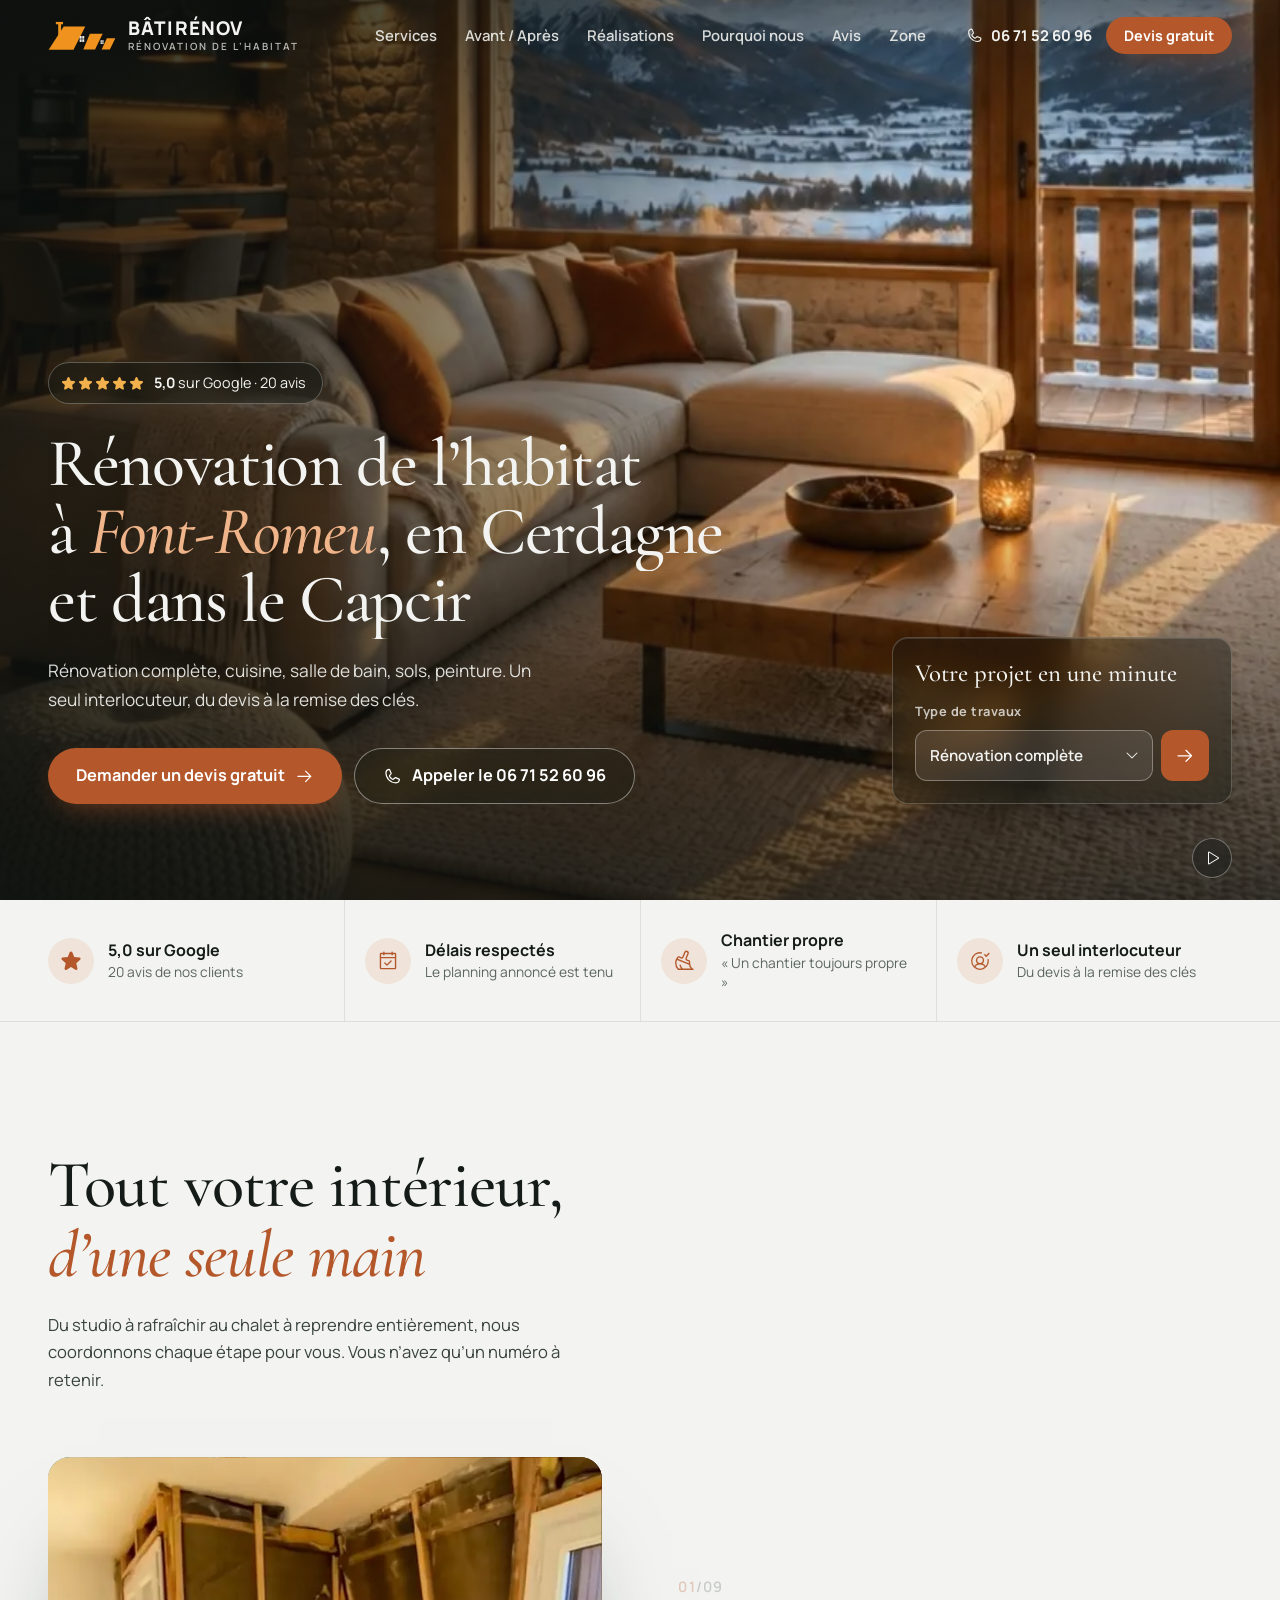
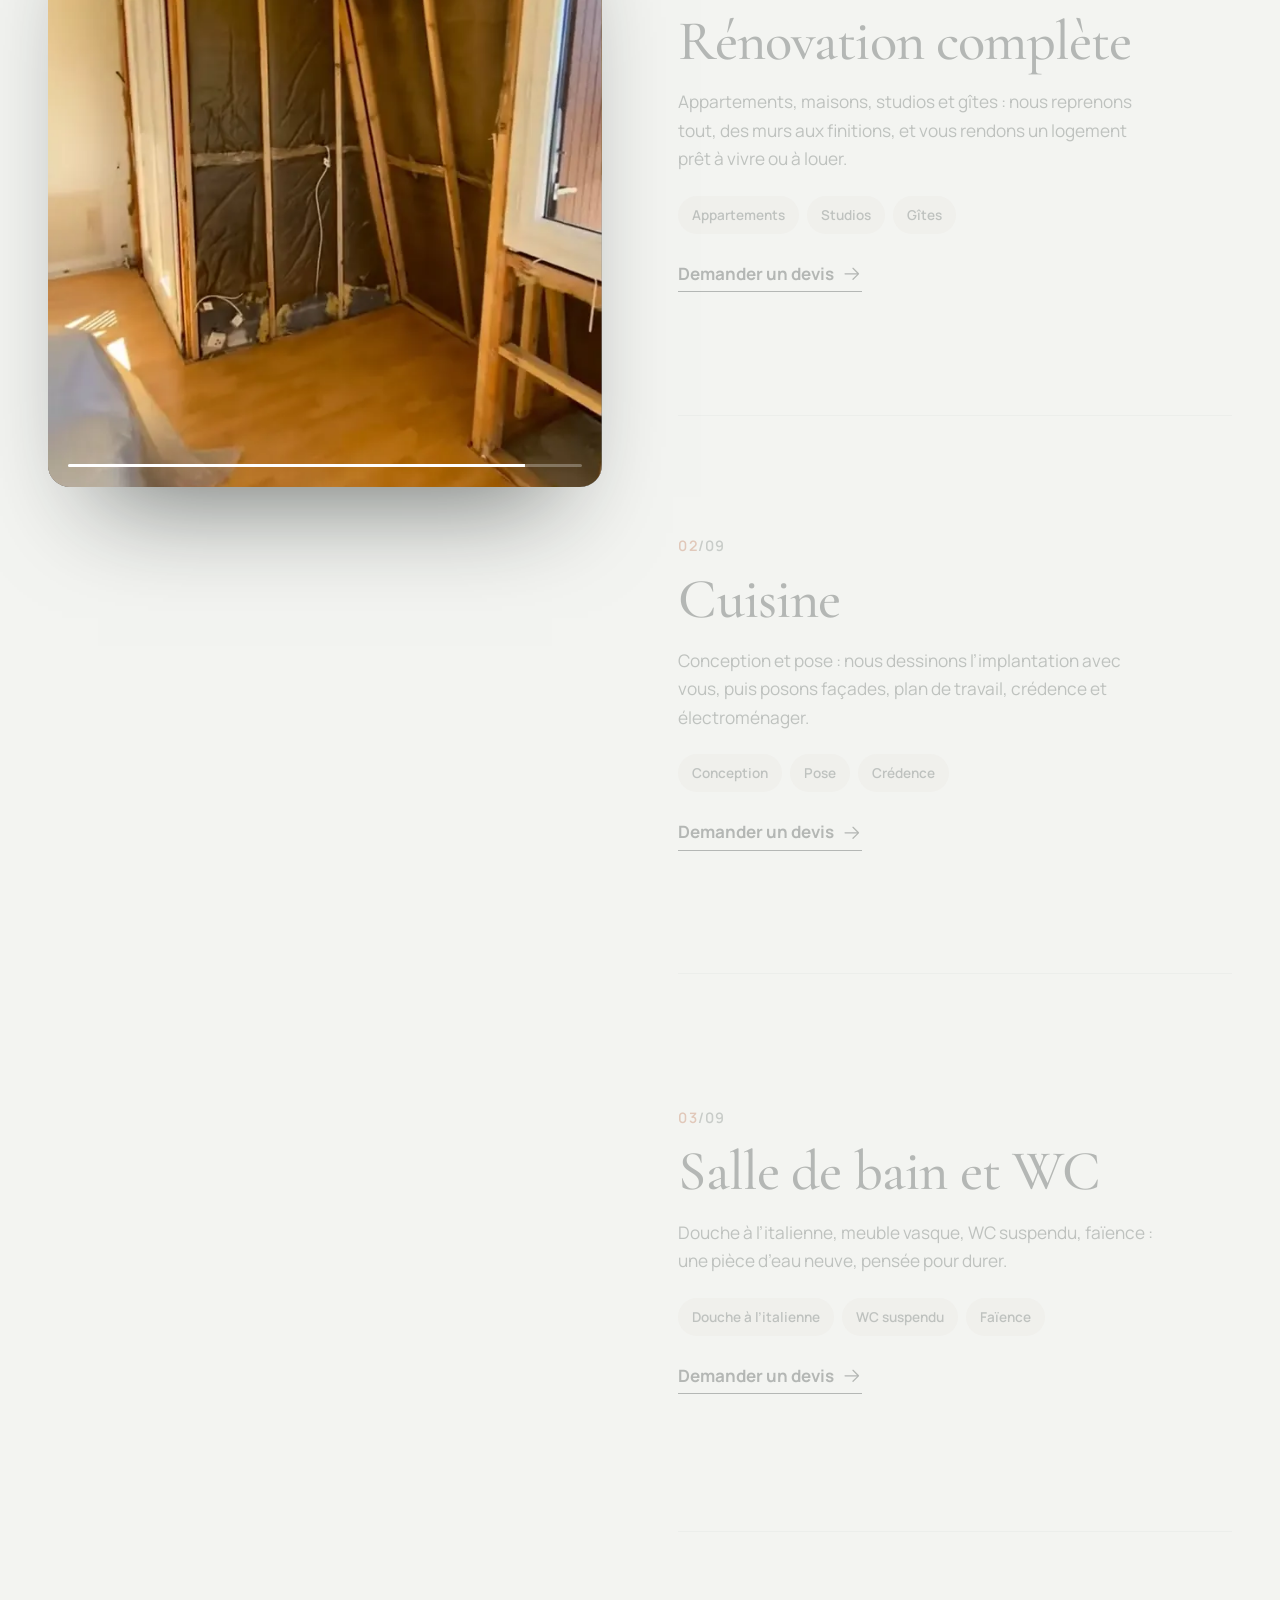
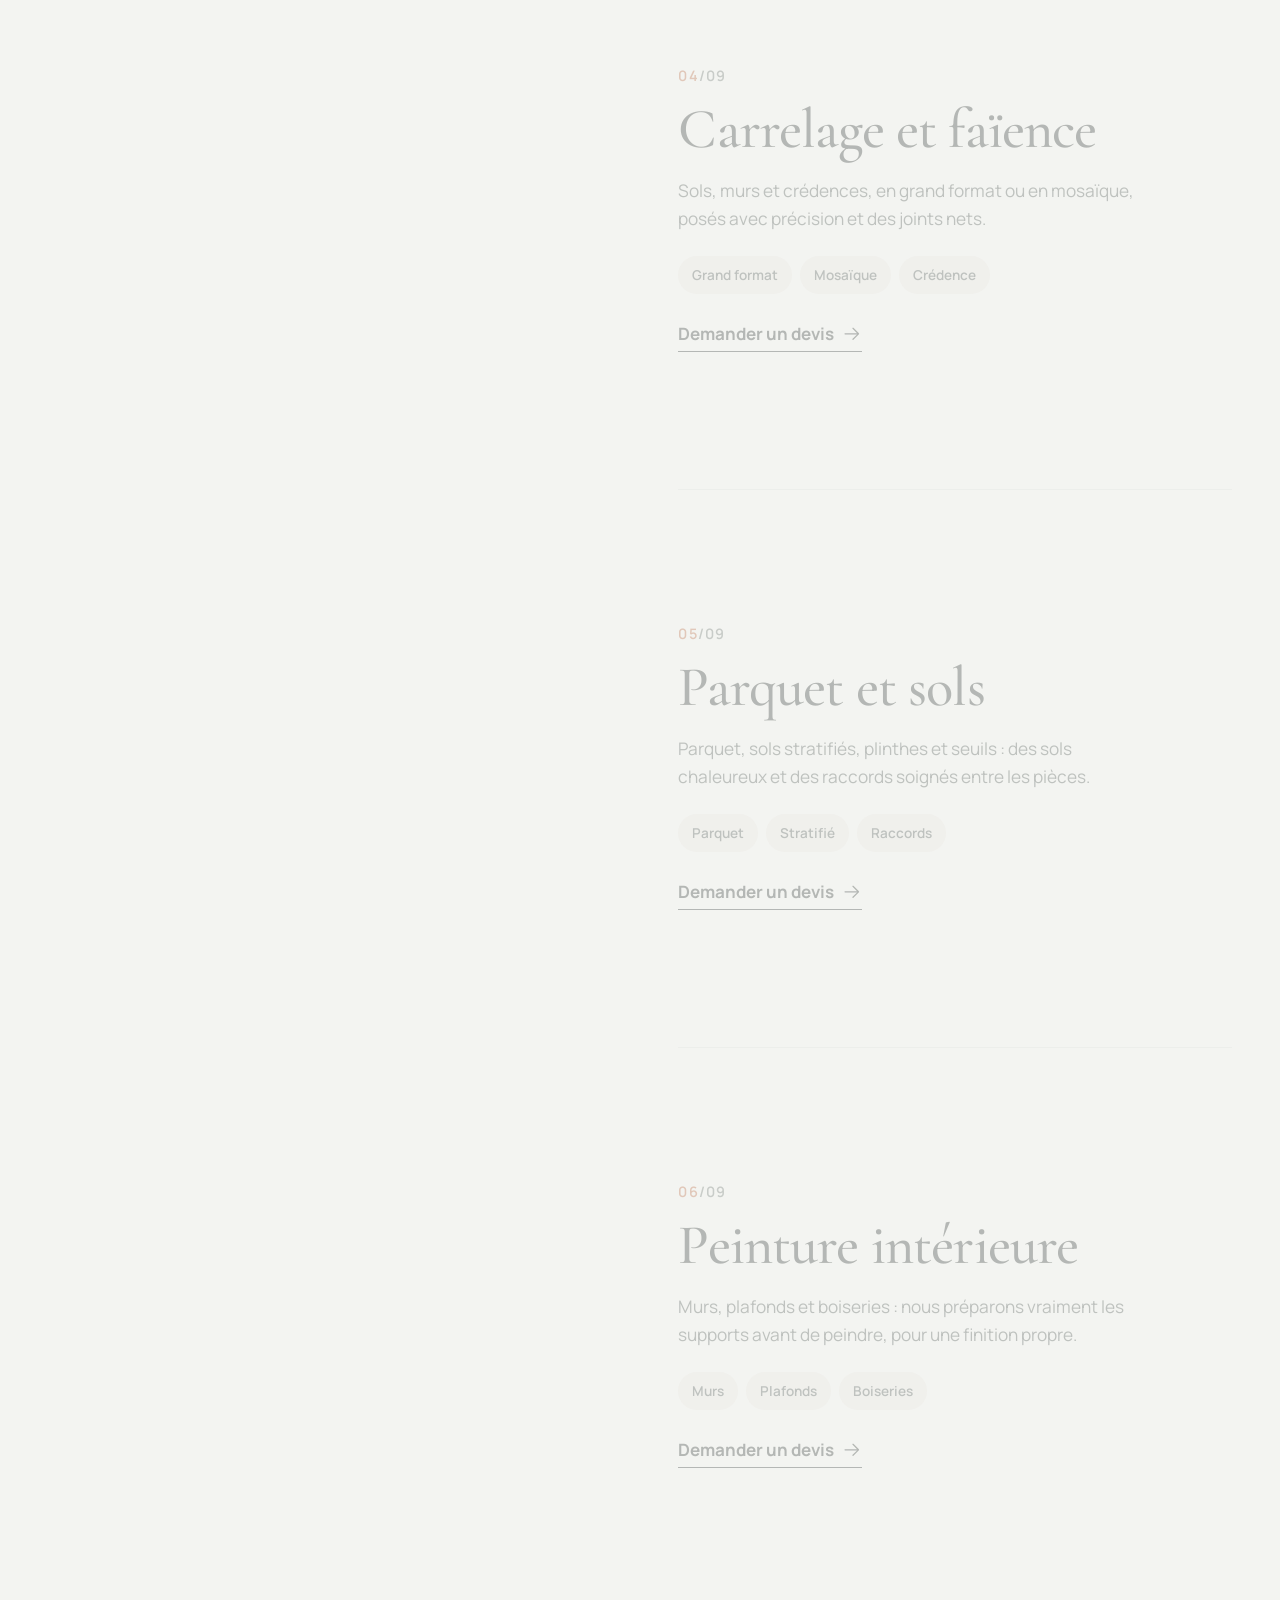
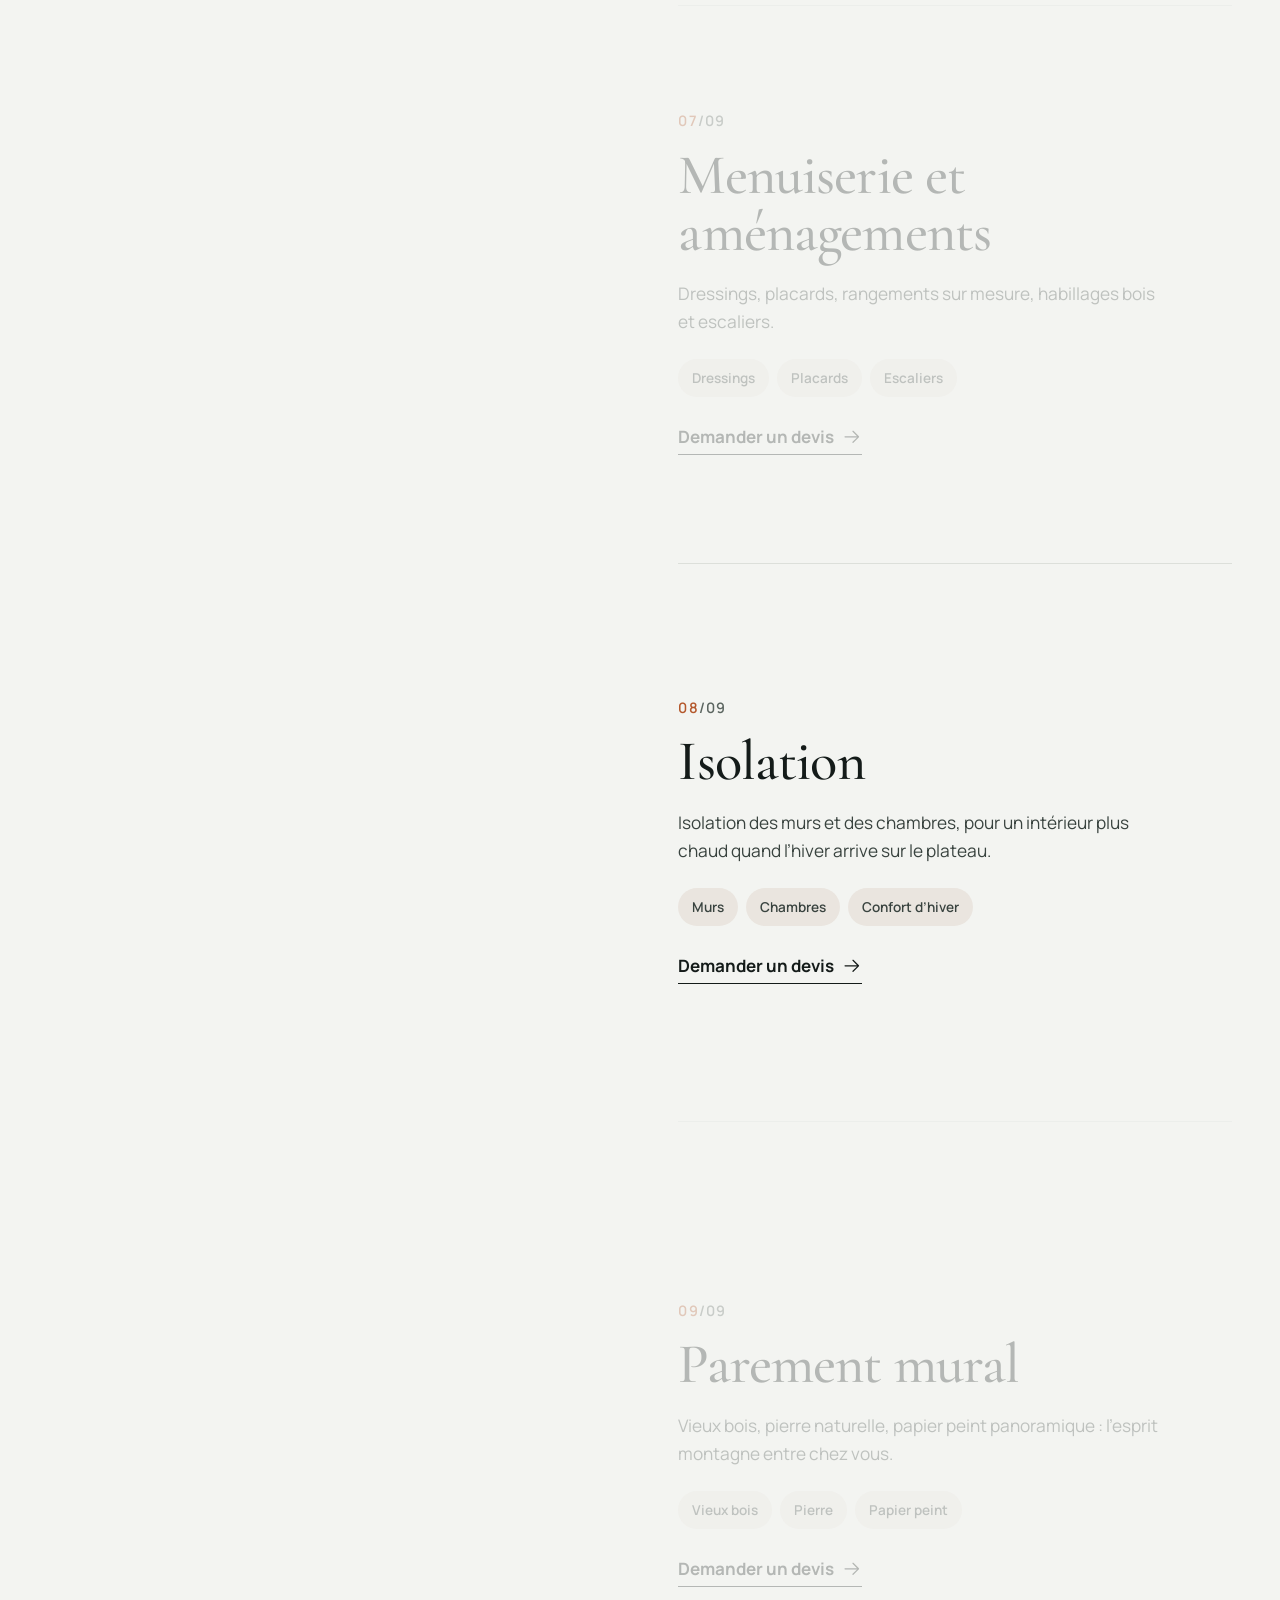
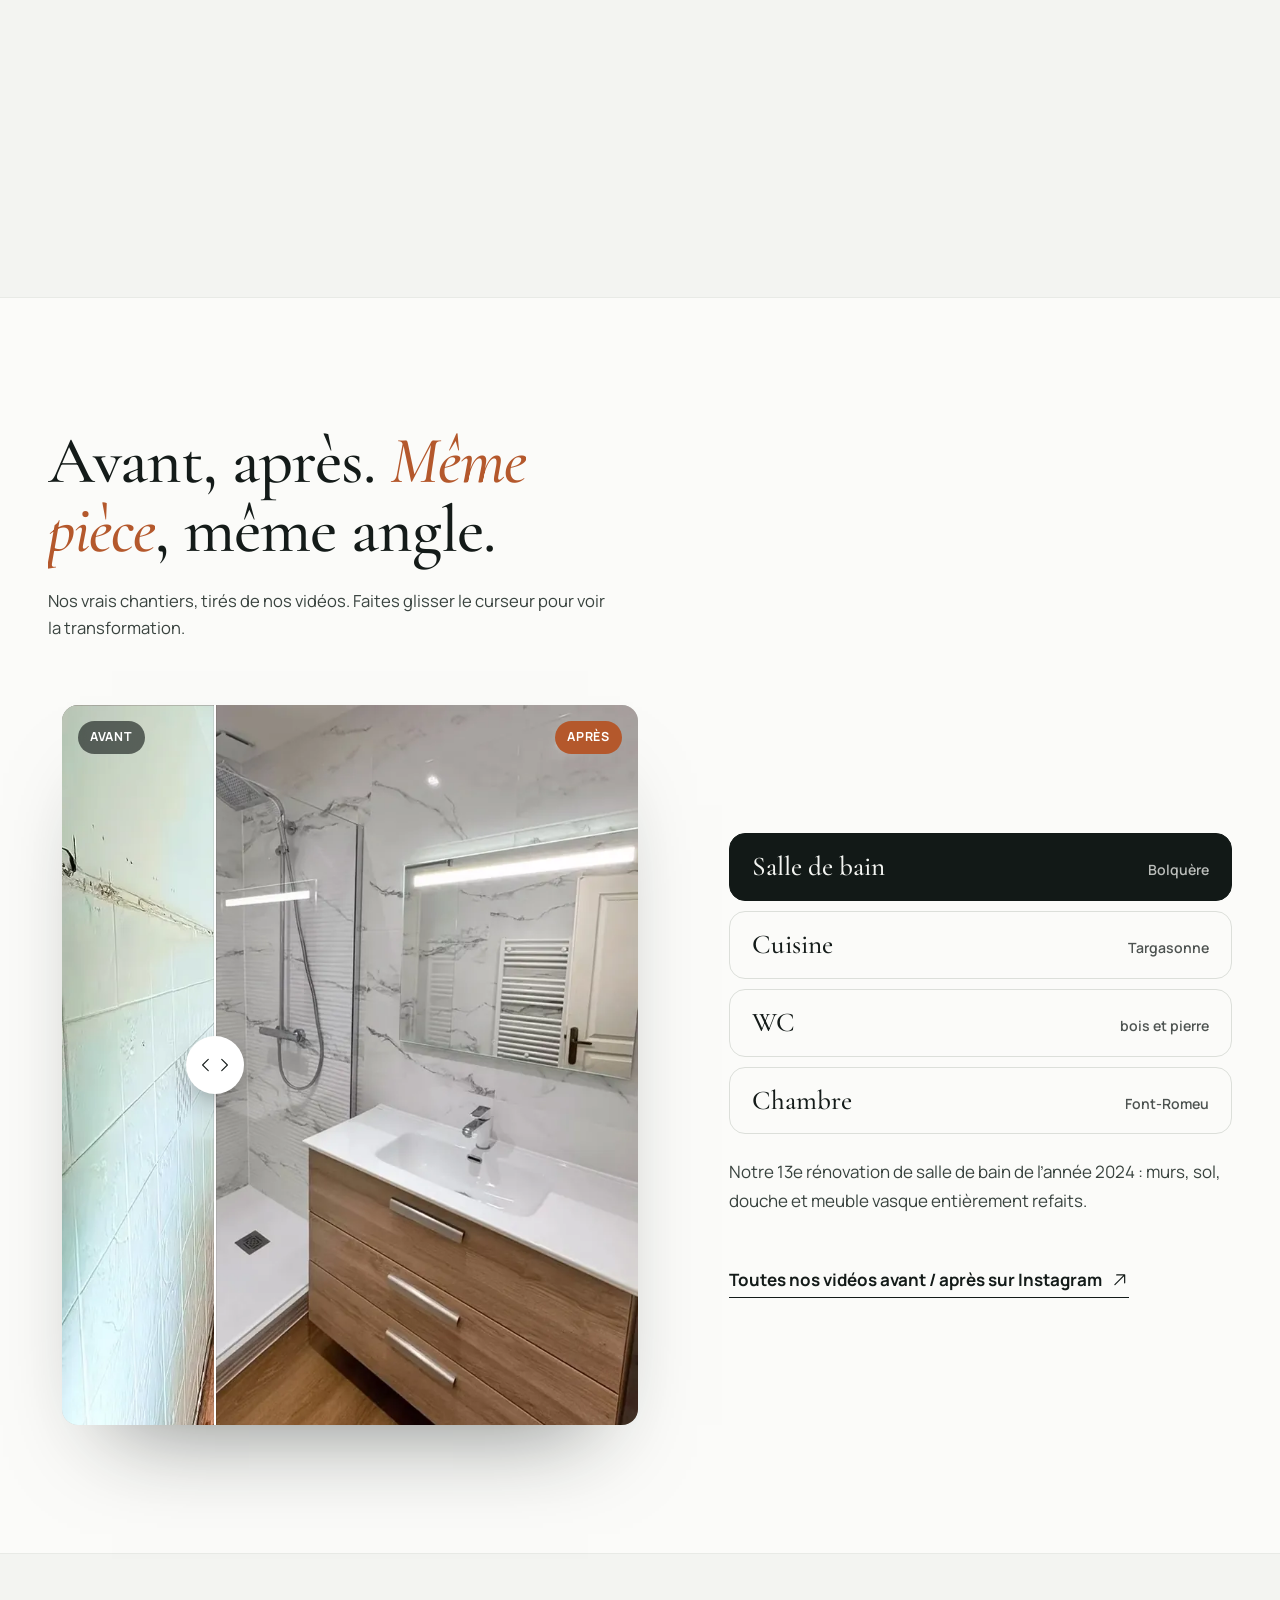
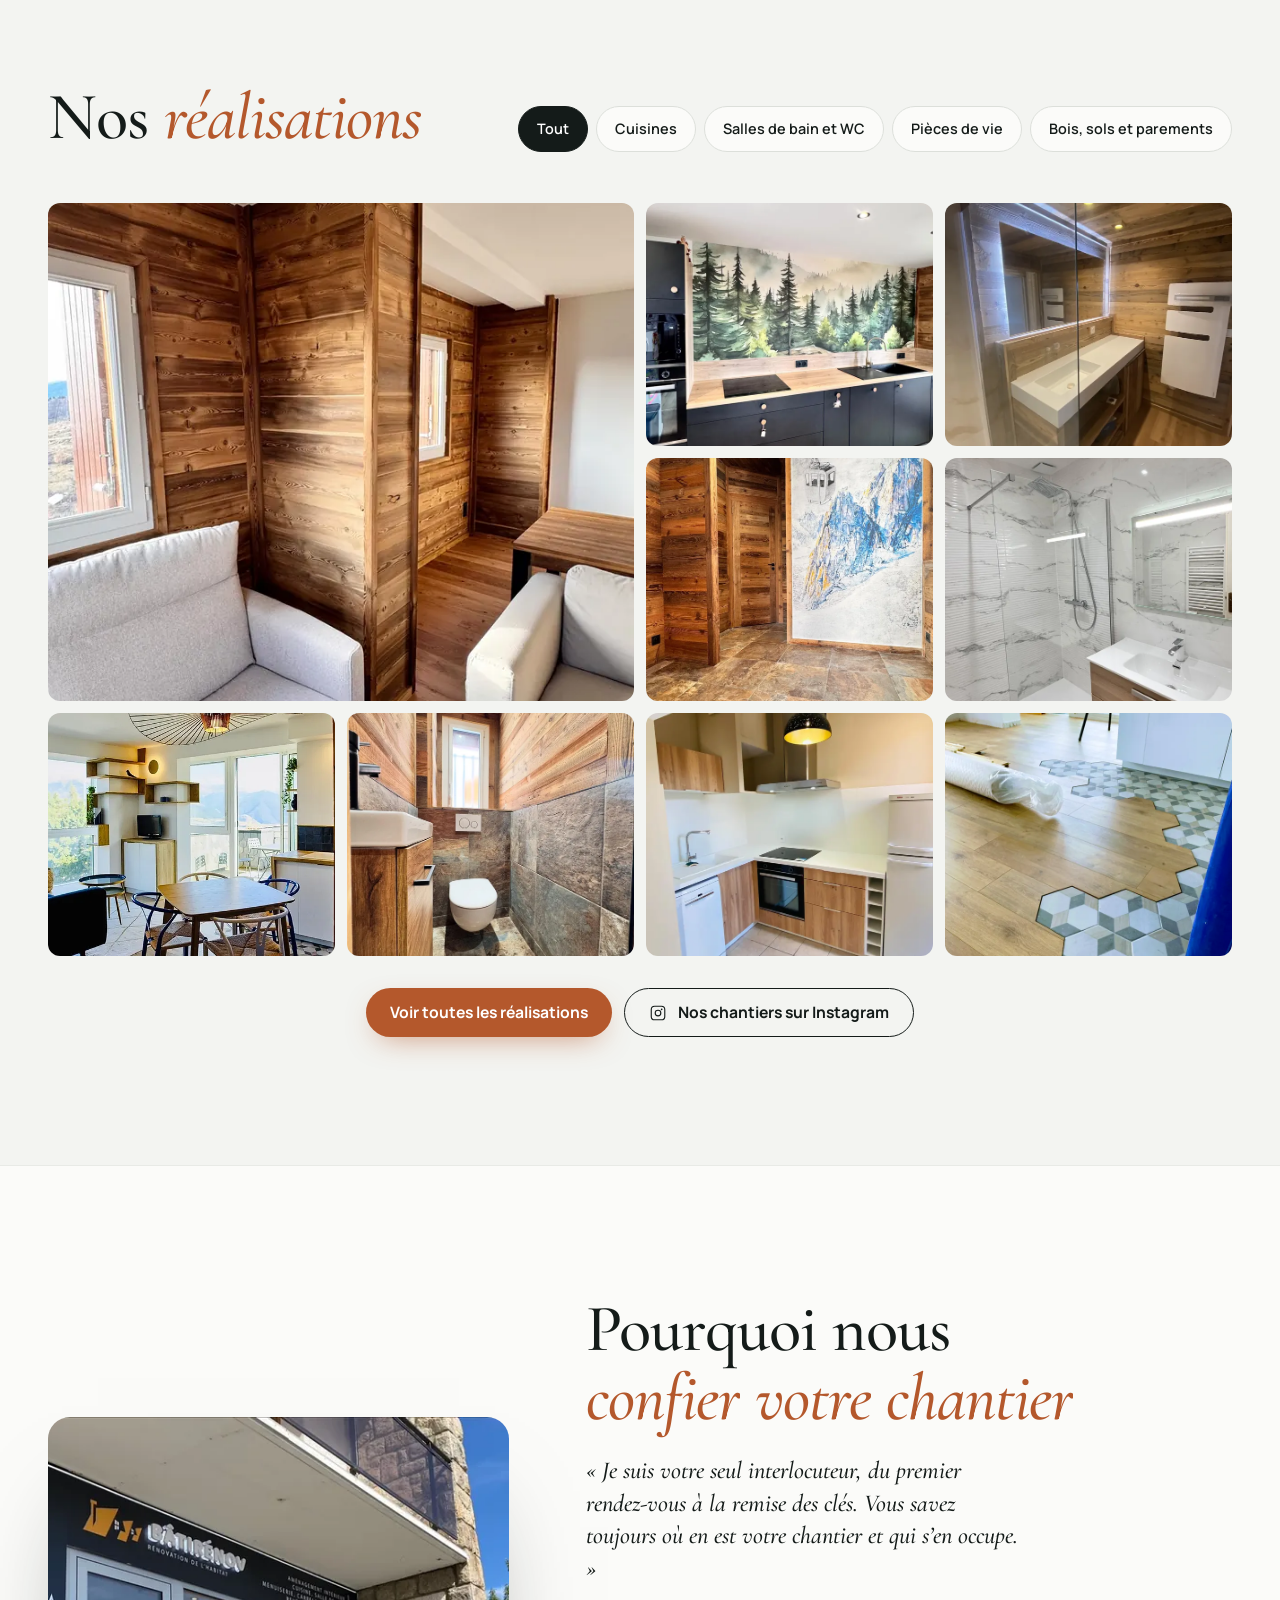
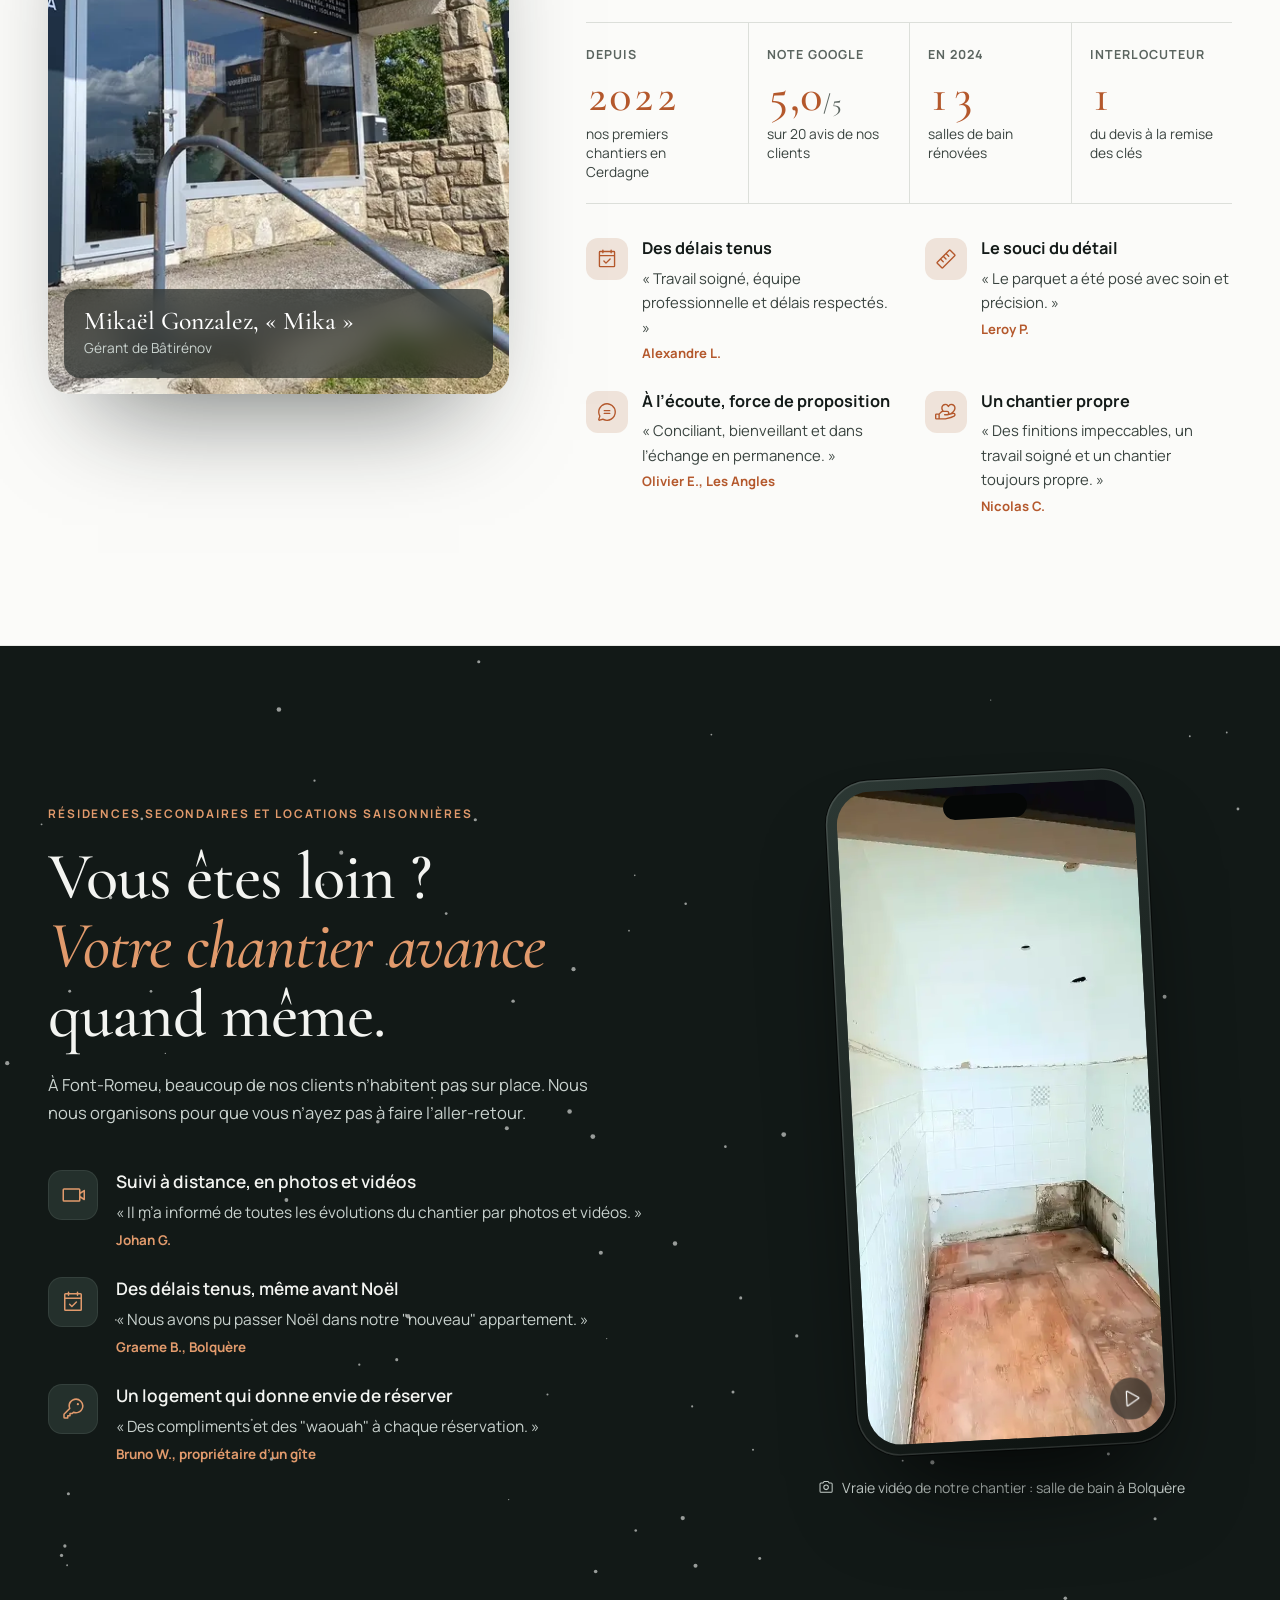
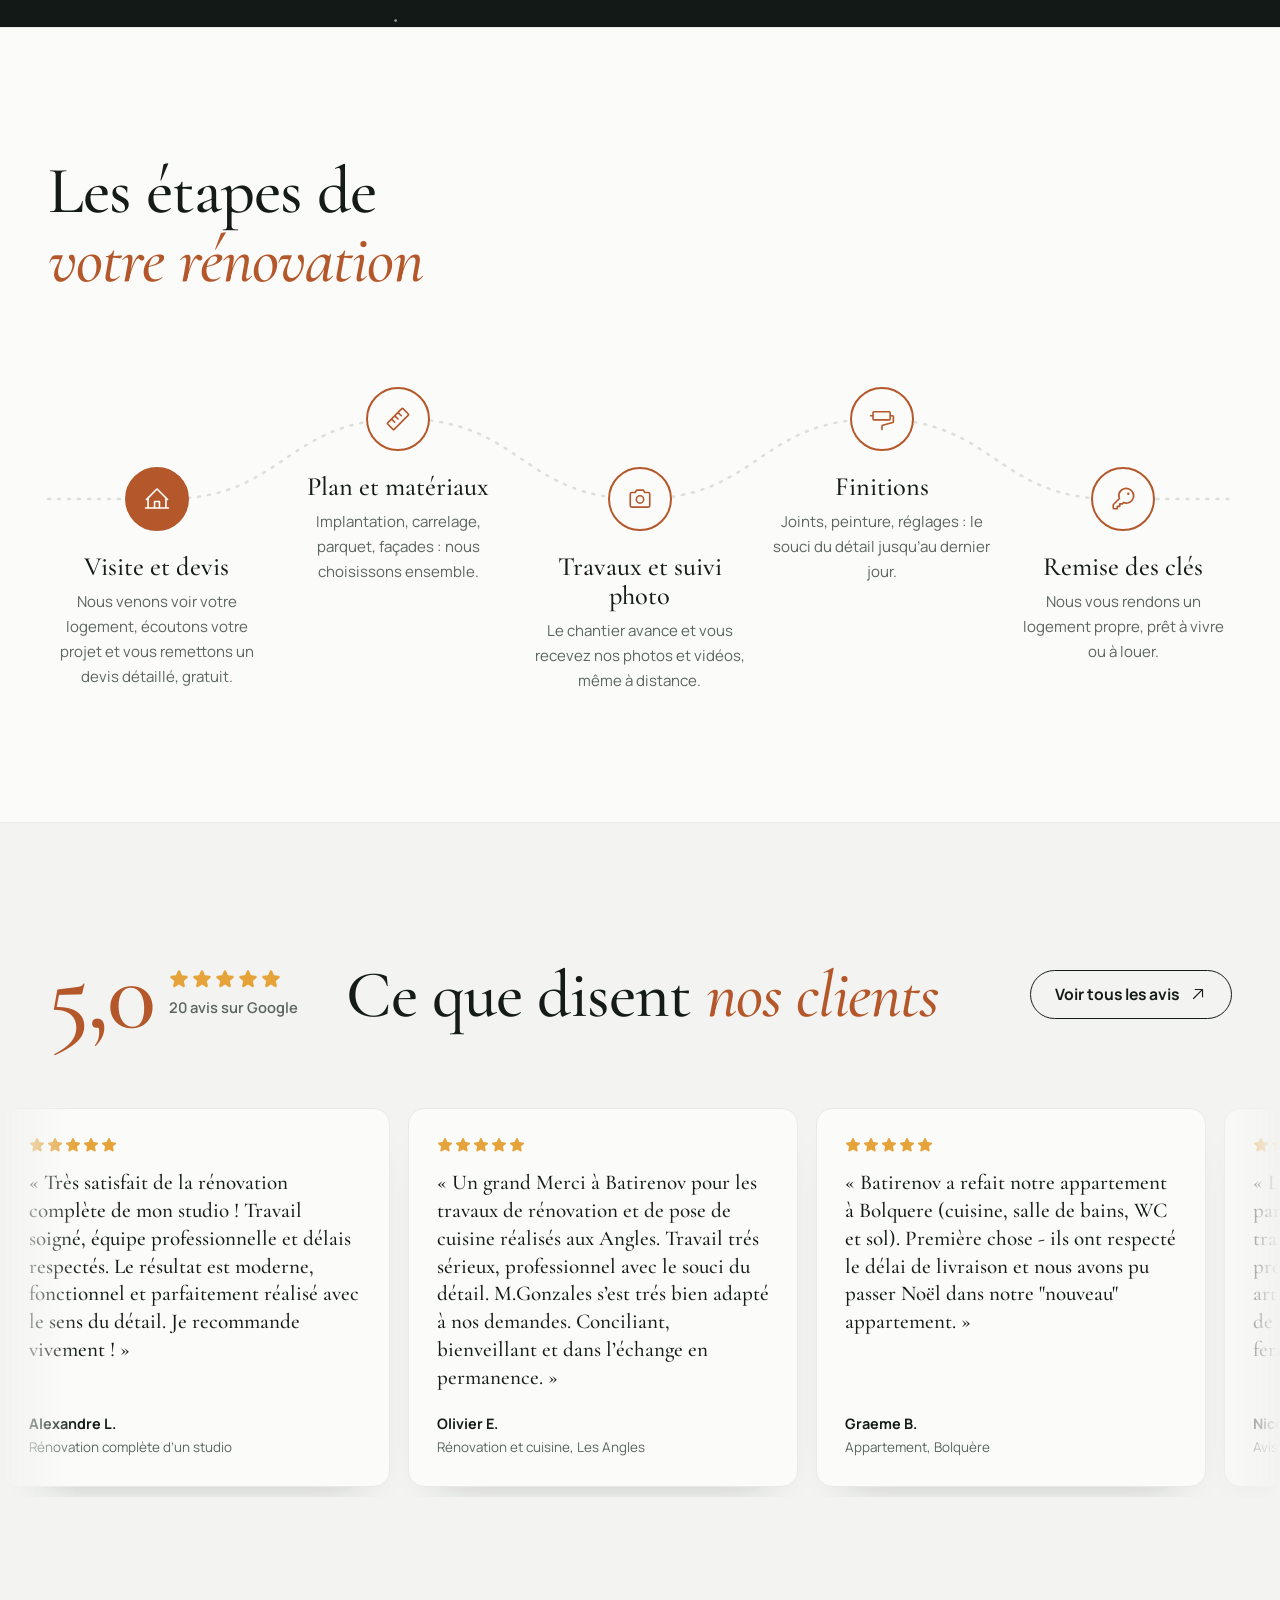
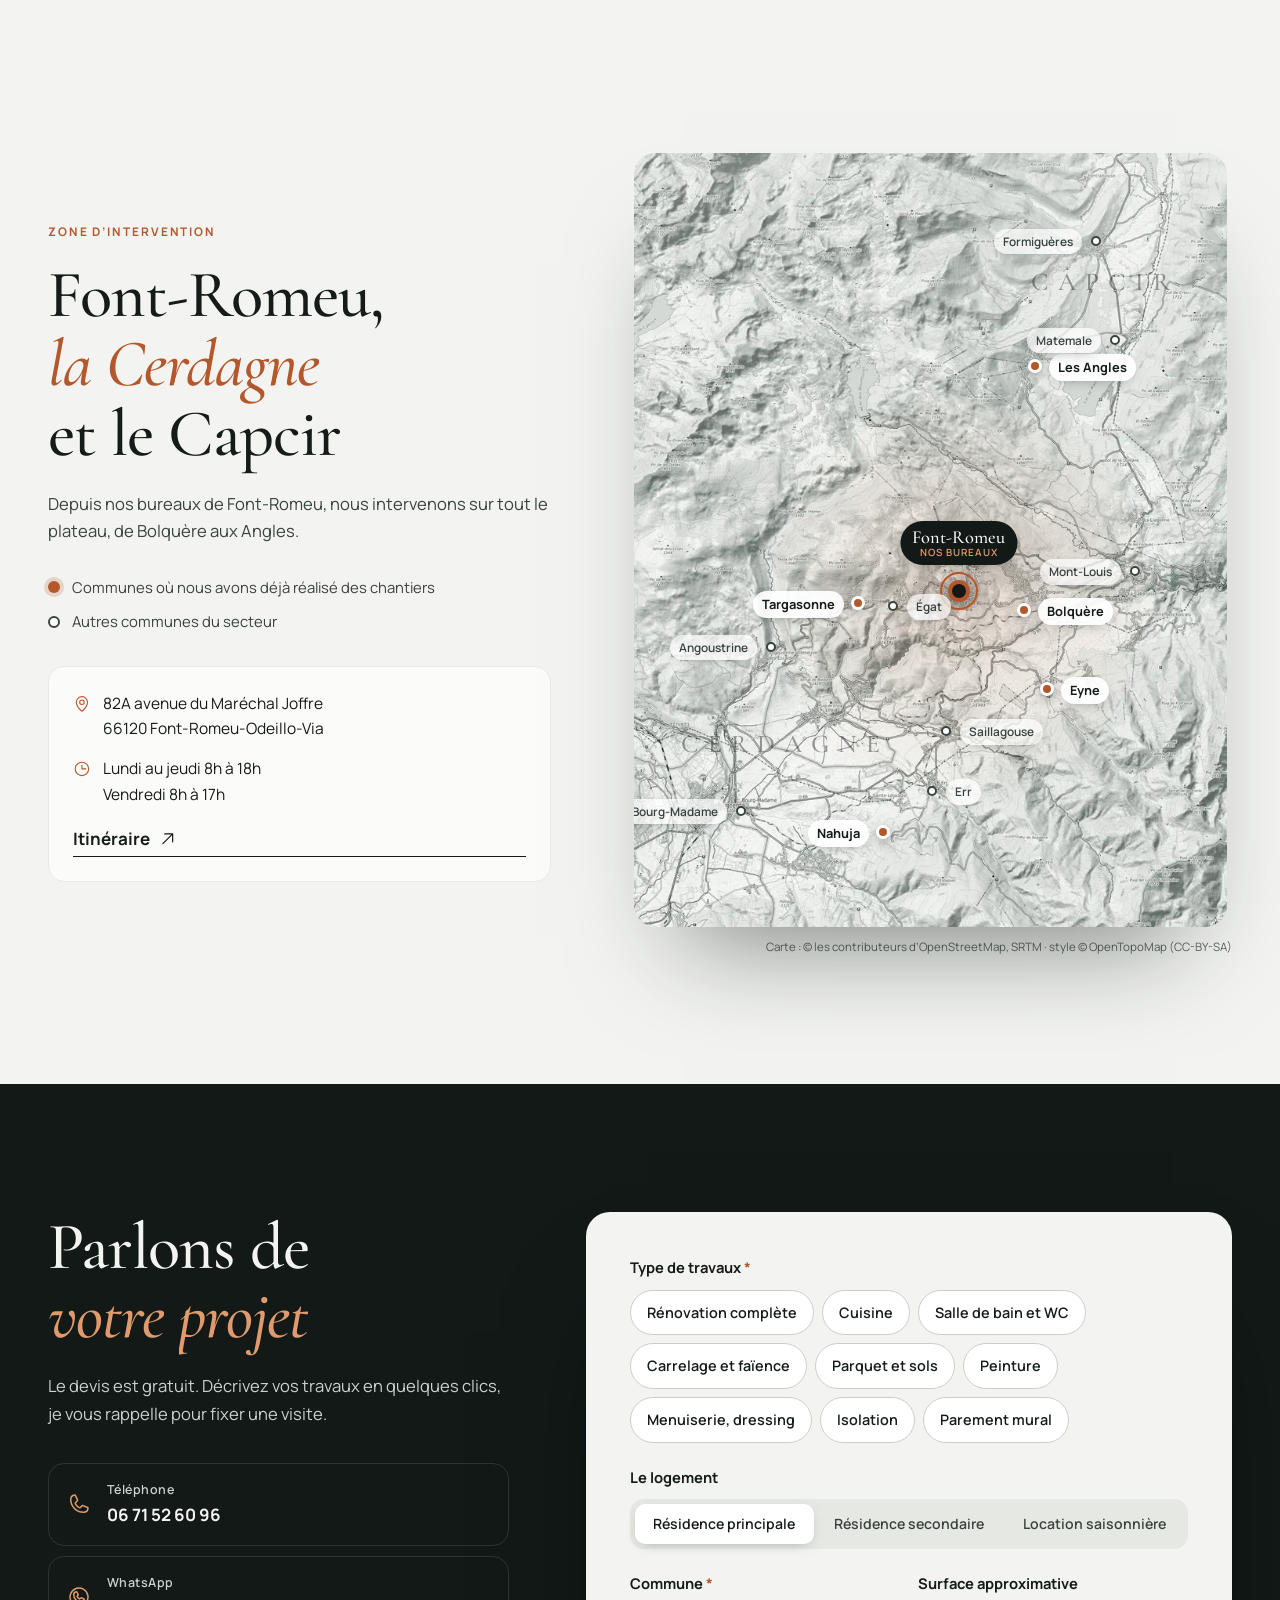
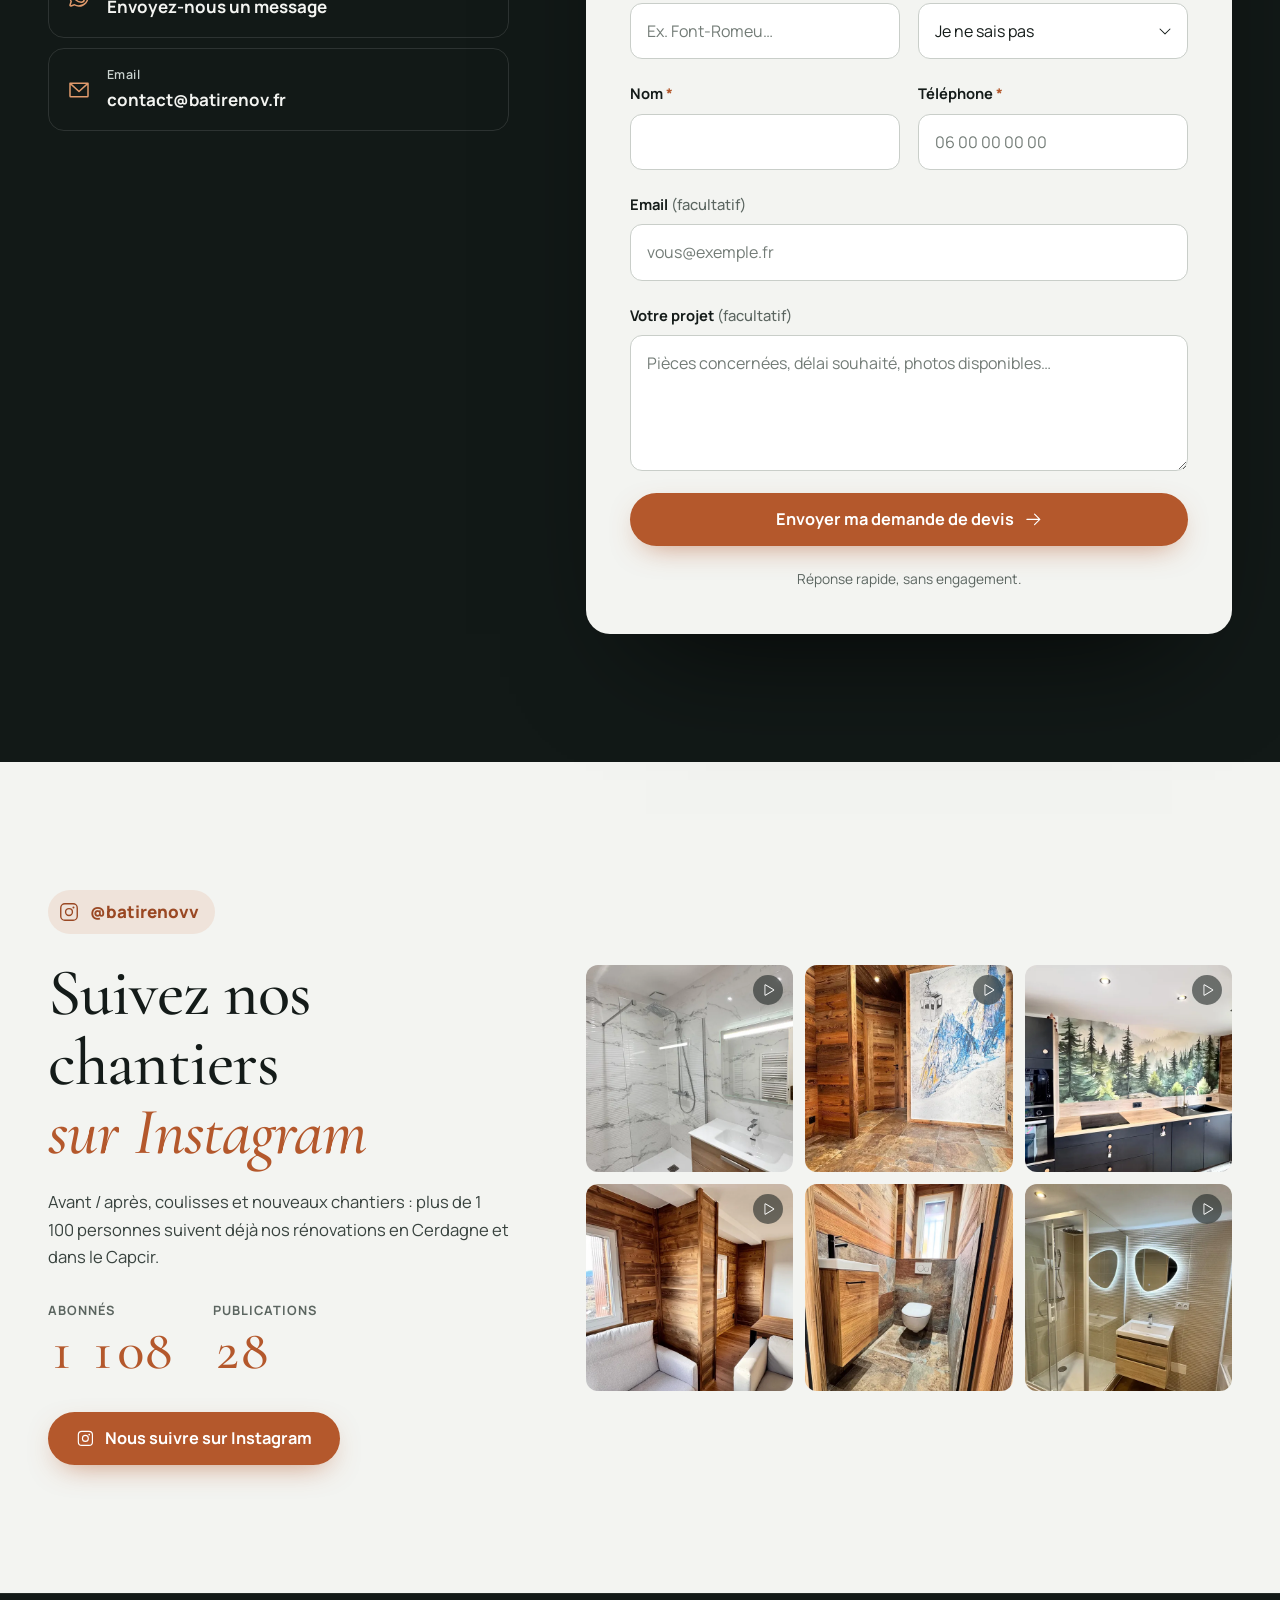
<file: index.html>
<!doctype html>
<html lang="fr">
<head>
<meta charset="utf-8">
<meta name="viewport" content="width=device-width, initial-scale=1, viewport-fit=cover">
<script>document.documentElement.style.setProperty("--vh",innerHeight/100+"px");document.documentElement.classList.add("js");matchMedia("(prefers-reduced-motion: reduce)").matches||document.documentElement.classList.add("motion")</script>
<title>Bâtirénov · Rénovation de l’habitat à Font-Romeu, Cerdagne et Capcir</title>
<meta name="description" content="Bâtirénov, rénovation complète à Font-Romeu : cuisine, salle de bain, carrelage, parquet, peinture et aménagements en Cerdagne et dans le Capcir. 5,0 sur Google. Devis gratuit au 06 71 52 60 96.">
<meta name="robots" content="noindex, nofollow">
<meta name="theme-color" content="#121917">
<link rel="icon" type="image/svg+xml" href="favicon.svg">
<link rel="apple-touch-icon" href="apple-touch-icon.png">
<meta property="og:type" content="website">
<meta property="og:locale" content="fr_FR">
<meta property="og:site_name" content="Bâtirénov">
<meta property="og:title" content="Bâtirénov · Rénovation de l’habitat à Font-Romeu">
<meta property="og:description" content="Rénovation complète, cuisine, salle de bain, sols et peinture en Cerdagne et dans le Capcir. Un seul interlocuteur, du devis à la remise des clés.">
<meta property="og:image" content="https://rovia-demos.github.io/batirenov/assets/img/og-1200.jpg">
<meta name="twitter:card" content="summary_large_image">
<link rel="preload" href="assets/fonts/cormorant-garamond-500-normal.woff2" as="font" type="font/woff2" crossorigin>
<link rel="preload" href="assets/fonts/manrope-wght.woff2" as="font" type="font/woff2" crossorigin>
<link rel="preload" as="image" media="(min-width: 768px)" href="assets/img/hero-1920.webp" imagesrcset="assets/img/hero-1280.webp 1280w, assets/img/hero-1920.webp 1920w" imagesizes="100vw">
<link rel="preload" as="image" media="(max-width: 767px)" href="assets/img/hero-m-828.webp">
<link rel="stylesheet" href="assets/css/style.css?v=8">
<script type="application/ld+json">
{
  "@context": "https://schema.org",
  "@type": "HomeAndConstructionBusiness",
  "name": "Bâtirénov",
  "legalName": "SARL Bâtirénov",
  "description": "Rénovation complète de l’habitat : cuisine, salle de bain et WC, carrelage, parquet, peinture, menuiserie, isolation et parement mural à Font-Romeu, en Cerdagne et dans le Capcir.",
  "founder": {"@type": "Person", "name": "Mikaël Gonzalez"},
  "foundingDate": "2023-01-01",
  "telephone": "+33671526096",
  "image": "https://rovia-demos.github.io/batirenov/assets/img/og-1200.jpg",
  "url": "https://rovia-demos.github.io/batirenov/",
  "address": {"@type": "PostalAddress", "streetAddress": "82A avenue du Maréchal Joffre", "postalCode": "66120", "addressLocality": "Font-Romeu-Odeillo-Via", "addressCountry": "FR"},
  "geo": {"@type": "GeoCoordinates", "latitude": 42.5035916, "longitude": 2.0423597},
  "openingHoursSpecification": [
    {"@type": "OpeningHoursSpecification", "dayOfWeek": ["Monday","Tuesday","Wednesday","Thursday"], "opens": "08:00", "closes": "18:00"},
    {"@type": "OpeningHoursSpecification", "dayOfWeek": "Friday", "opens": "08:00", "closes": "17:00"}
  ],
  "aggregateRating": {"@type": "AggregateRating", "ratingValue": "5.0", "reviewCount": "20", "bestRating": "5"},
  "areaServed": ["Font-Romeu-Odeillo-Via","Bolquère","Les Angles","Targasonne","Eyne","Égat","Mont-Louis","Cerdagne","Capcir"],
  "sameAs": ["https://www.instagram.com/batirenovv/"]
}
</script>
<script src="assets/js/gsap.min.js" defer></script>
<script src="assets/js/ScrollTrigger.min.js" defer></script>
<script src="assets/js/lenis.min.js" defer></script>
<script src="assets/js/main.js?v=6" defer></script>
</head>
<body>
<svg xmlns="http://www.w3.org/2000/svg" style="display:none"><symbol id="i-arrow-right" viewBox="0 0 256 256"><path d="M221.66,133.66l-72,72a8,8,0,0,1-11.32-11.32L196.69,136H40a8,8,0,0,1,0-16H196.69L138.34,61.66a8,8,0,0,1,11.32-11.32l72,72A8,8,0,0,1,221.66,133.66Z"/></symbol><symbol id="i-arrow-up-right" viewBox="0 0 256 256"><path d="M200,64V168a8,8,0,0,1-16,0V83.31L69.66,197.66a8,8,0,0,1-11.32-11.32L172.69,72H88a8,8,0,0,1,0-16H192A8,8,0,0,1,200,64Z"/></symbol><symbol id="i-broom" viewBox="0 0 256 256"><path d="M235.5,216.81c-22.56-11-35.5-34.58-35.5-64.8V134.73a15.94,15.94,0,0,0-10.09-14.87L165,110a8,8,0,0,1-4.48-10.34l21.32-53a28,28,0,0,0-16.1-37,28.14,28.14,0,0,0-35.82,16,.61.61,0,0,0,0,.12L108.9,79a8,8,0,0,1-10.37,4.49L73.11,73.14A15.89,15.89,0,0,0,55.74,76.8C34.68,98.45,24,123.75,24,152a111.45,111.45,0,0,0,31.18,77.53A8,8,0,0,0,61,232H232a8,8,0,0,0,3.5-15.19ZM67.14,88l25.41,10.3a24,24,0,0,0,31.23-13.45l21-53c2.56-6.11,9.47-9.27,15.43-7a12,12,0,0,1,6.88,15.92L145.69,93.76a24,24,0,0,0,13.43,31.14L184,134.73V152c0,.33,0,.66,0,1L55.77,101.71A108.84,108.84,0,0,1,67.14,88Zm48,128a87.53,87.53,0,0,1-24.34-42,8,8,0,0,0-15.49,4,105.16,105.16,0,0,0,18.36,38H64.44A95.54,95.54,0,0,1,40,152a85.9,85.9,0,0,1,7.73-36.29l137.8,55.12c3,18,10.56,33.48,21.89,45.16Z"/></symbol><symbol id="i-calendar-check" viewBox="0 0 256 256"><path d="M208,32H184V24a8,8,0,0,0-16,0v8H88V24a8,8,0,0,0-16,0v8H48A16,16,0,0,0,32,48V208a16,16,0,0,0,16,16H208a16,16,0,0,0,16-16V48A16,16,0,0,0,208,32ZM72,48v8a8,8,0,0,0,16,0V48h80v8a8,8,0,0,0,16,0V48h24V80H48V48ZM208,208H48V96H208V208Zm-38.34-85.66a8,8,0,0,1,0,11.32l-48,48a8,8,0,0,1-11.32,0l-24-24a8,8,0,0,1,11.32-11.32L116,164.69l42.34-42.35A8,8,0,0,1,169.66,122.34Z"/></symbol><symbol id="i-camera" viewBox="0 0 256 256"><path d="M208,56H180.28L166.65,35.56A8,8,0,0,0,160,32H96a8,8,0,0,0-6.65,3.56L75.71,56H48A24,24,0,0,0,24,80V192a24,24,0,0,0,24,24H208a24,24,0,0,0,24-24V80A24,24,0,0,0,208,56Zm8,136a8,8,0,0,1-8,8H48a8,8,0,0,1-8-8V80a8,8,0,0,1,8-8H80a8,8,0,0,0,6.66-3.56L100.28,48h55.43l13.63,20.44A8,8,0,0,0,176,72h32a8,8,0,0,1,8,8ZM128,88a44,44,0,1,0,44,44A44.05,44.05,0,0,0,128,88Zm0,72a28,28,0,1,1,28-28A28,28,0,0,1,128,160Z"/></symbol><symbol id="i-caret-left" viewBox="0 0 256 256"><path d="M165.66,202.34a8,8,0,0,1-11.32,11.32l-80-80a8,8,0,0,1,0-11.32l80-80a8,8,0,0,1,11.32,11.32L91.31,128Z"/></symbol><symbol id="i-caret-right" viewBox="0 0 256 256"><path d="M181.66,133.66l-80,80a8,8,0,0,1-11.32-11.32L164.69,128,90.34,53.66a8,8,0,0,1,11.32-11.32l80,80A8,8,0,0,1,181.66,133.66Z"/></symbol><symbol id="i-chat-circle-text" viewBox="0 0 256 256"><path d="M168,112a8,8,0,0,1-8,8H96a8,8,0,0,1,0-16h64A8,8,0,0,1,168,112Zm-8,24H96a8,8,0,0,0,0,16h64a8,8,0,0,0,0-16Zm72-8A104,104,0,0,1,79.12,219.82L45.07,231.17a16,16,0,0,1-20.24-20.24l11.35-34.05A104,104,0,1,1,232,128Zm-16,0A88,88,0,1,0,51.81,172.06a8,8,0,0,1,.66,6.54L40,216,77.4,203.53a7.85,7.85,0,0,1,2.53-.42,8,8,0,0,1,4,1.08A88,88,0,0,0,216,128Z"/></symbol><symbol id="i-check" viewBox="0 0 256 256"><path d="M229.66,77.66l-128,128a8,8,0,0,1-11.32,0l-56-56a8,8,0,0,1,11.32-11.32L96,188.69,218.34,66.34a8,8,0,0,1,11.32,11.32Z"/></symbol><symbol id="i-clock" viewBox="0 0 256 256"><path d="M128,24A104,104,0,1,0,232,128,104.11,104.11,0,0,0,128,24Zm0,192a88,88,0,1,1,88-88A88.1,88.1,0,0,1,128,216Zm64-88a8,8,0,0,1-8,8H128a8,8,0,0,1-8-8V72a8,8,0,0,1,16,0v48h48A8,8,0,0,1,192,128Z"/></symbol><symbol id="i-envelope-simple" viewBox="0 0 256 256"><path d="M224,48H32a8,8,0,0,0-8,8V192a16,16,0,0,0,16,16H216a16,16,0,0,0,16-16V56A8,8,0,0,0,224,48ZM203.43,64,128,133.15,52.57,64ZM216,192H40V74.19l82.59,75.71a8,8,0,0,0,10.82,0L216,74.19V192Z"/></symbol><symbol id="i-hand-heart" viewBox="0 0 256 256"><path d="M230.33,141.06a24.34,24.34,0,0,0-18.61-4.77C230.5,117.33,240,98.48,240,80c0-26.47-21.29-48-47.46-48A47.58,47.58,0,0,0,156,48.75,47.58,47.58,0,0,0,119.46,32C93.29,32,72,53.53,72,80c0,11,3.24,21.69,10.06,33a31.87,31.87,0,0,0-14.75,8.4L44.69,144H16A16,16,0,0,0,0,160v40a16,16,0,0,0,16,16H120a7.93,7.93,0,0,0,1.94-.24l64-16a6.94,6.94,0,0,0,1.19-.4L226,182.82l.44-.2a24.6,24.6,0,0,0,3.93-41.56ZM119.46,48A31.15,31.15,0,0,1,148.6,67a8,8,0,0,0,14.8,0,31.15,31.15,0,0,1,29.14-19C209.59,48,224,62.65,224,80c0,19.51-15.79,41.58-45.66,63.9l-11.09,2.55A28,28,0,0,0,140,112H100.68C92.05,100.36,88,90.12,88,80,88,62.65,102.41,48,119.46,48ZM16,160H40v40H16Zm203.43,8.21-38,16.18L119,200H56V155.31l22.63-22.62A15.86,15.86,0,0,1,89.94,128H140a12,12,0,0,1,0,24H112a8,8,0,0,0,0,16h32a8.32,8.32,0,0,0,1.79-.2l67-15.41.31-.08a8.6,8.6,0,0,1,6.3,15.9Z"/></symbol><symbol id="i-house-line" viewBox="0 0 256 256"><path d="M240,208H224V136l2.34,2.34A8,8,0,0,0,237.66,127L139.31,28.68a16,16,0,0,0-22.62,0L18.34,127a8,8,0,0,0,11.32,11.31L32,136v72H16a8,8,0,0,0,0,16H240a8,8,0,0,0,0-16ZM48,120l80-80,80,80v88H160V152a8,8,0,0,0-8-8H104a8,8,0,0,0-8,8v56H48Zm96,88H112V160h32Z"/></symbol><symbol id="i-instagram-logo" viewBox="0 0 256 256"><path d="M128,80a48,48,0,1,0,48,48A48.05,48.05,0,0,0,128,80Zm0,80a32,32,0,1,1,32-32A32,32,0,0,1,128,160ZM176,24H80A56.06,56.06,0,0,0,24,80v96a56.06,56.06,0,0,0,56,56h96a56.06,56.06,0,0,0,56-56V80A56.06,56.06,0,0,0,176,24Zm40,152a40,40,0,0,1-40,40H80a40,40,0,0,1-40-40V80A40,40,0,0,1,80,40h96a40,40,0,0,1,40,40ZM192,76a12,12,0,1,1-12-12A12,12,0,0,1,192,76Z"/></symbol><symbol id="i-key" viewBox="0 0 256 256"><path d="M216.57,39.43A80,80,0,0,0,83.91,120.78L28.69,176A15.86,15.86,0,0,0,24,187.31V216a16,16,0,0,0,16,16H72a8,8,0,0,0,8-8V208H96a8,8,0,0,0,8-8V184h16a8,8,0,0,0,5.66-2.34l9.56-9.57A79.73,79.73,0,0,0,160,176h.1A80,80,0,0,0,216.57,39.43ZM224,98.1c-1.09,34.09-29.75,61.86-63.89,61.9H160a63.7,63.7,0,0,1-23.65-4.51,8,8,0,0,0-8.84,1.68L116.69,168H96a8,8,0,0,0-8,8v16H72a8,8,0,0,0-8,8v16H40V187.31l58.83-58.82a8,8,0,0,0,1.68-8.84A63.72,63.72,0,0,1,96,95.92c0-34.14,27.81-62.8,61.9-63.89A64,64,0,0,1,224,98.1ZM192,76a12,12,0,1,1-12-12A12,12,0,0,1,192,76Z"/></symbol><symbol id="i-list" viewBox="0 0 256 256"><path d="M224,128a8,8,0,0,1-8,8H40a8,8,0,0,1,0-16H216A8,8,0,0,1,224,128ZM40,72H216a8,8,0,0,0,0-16H40a8,8,0,0,0,0,16ZM216,184H40a8,8,0,0,0,0,16H216a8,8,0,0,0,0-16Z"/></symbol><symbol id="i-map-pin" viewBox="0 0 256 256"><path d="M128,64a40,40,0,1,0,40,40A40,40,0,0,0,128,64Zm0,64a24,24,0,1,1,24-24A24,24,0,0,1,128,128Zm0-112a88.1,88.1,0,0,0-88,88c0,31.4,14.51,64.68,42,96.25a254.19,254.19,0,0,0,41.45,38.3,8,8,0,0,0,9.18,0A254.19,254.19,0,0,0,174,200.25c27.45-31.57,42-64.85,42-96.25A88.1,88.1,0,0,0,128,16Zm0,206c-16.53-13-72-60.75-72-118a72,72,0,0,1,144,0C200,161.23,144.53,209,128,222Z"/></symbol><symbol id="i-paint-roller" viewBox="0 0 256 256"><path d="M232,88H216V64a16,16,0,0,0-16-16H48A16,16,0,0,0,32,64V88H16a8,8,0,0,0,0,16H32v24a16,16,0,0,0,16,16H200a16,16,0,0,0,16-16V104h16v50L131.6,182.65A16.07,16.07,0,0,0,120,198v34a8,8,0,0,0,16,0V198l100.4-28.68A16.07,16.07,0,0,0,248,154V104A16,16,0,0,0,232,88Zm-32,40H48V64H200v64Z"/></symbol><symbol id="i-pause" viewBox="0 0 256 256"><path d="M200,32H160a16,16,0,0,0-16,16V208a16,16,0,0,0,16,16h40a16,16,0,0,0,16-16V48A16,16,0,0,0,200,32Zm0,176H160V48h40ZM96,32H56A16,16,0,0,0,40,48V208a16,16,0,0,0,16,16H96a16,16,0,0,0,16-16V48A16,16,0,0,0,96,32Zm0,176H56V48H96Z"/></symbol><symbol id="i-phone" viewBox="0 0 256 256"><path d="M222.37,158.46l-47.11-21.11-.13-.06a16,16,0,0,0-15.17,1.4,8.12,8.12,0,0,0-.75.56L134.87,160c-15.42-7.49-31.34-23.29-38.83-38.51l20.78-24.71c.2-.25.39-.5.57-.77a16,16,0,0,0,1.32-15.06l0-.12L97.54,33.64a16,16,0,0,0-16.62-9.52A56.26,56.26,0,0,0,32,80c0,79.4,64.6,144,144,144a56.26,56.26,0,0,0,55.88-48.92A16,16,0,0,0,222.37,158.46ZM176,208A128.14,128.14,0,0,1,48,80,40.2,40.2,0,0,1,82.87,40a.61.61,0,0,0,0,.12l21,47L83.2,111.86a6.13,6.13,0,0,0-.57.77,16,16,0,0,0-1,15.7c9.06,18.53,27.73,37.06,46.46,46.11a16,16,0,0,0,15.75-1.14,8.44,8.44,0,0,0,.74-.56L168.89,152l47,21.05h0s.08,0,.11,0A40.21,40.21,0,0,1,176,208Z"/></symbol><symbol id="i-play" viewBox="0 0 256 256"><path d="M232.4,114.49,88.32,26.35a16,16,0,0,0-16.2-.3A15.86,15.86,0,0,0,64,39.87V216.13A15.94,15.94,0,0,0,80,232a16.07,16.07,0,0,0,8.36-2.35L232.4,141.51a15.81,15.81,0,0,0,0-27ZM80,215.94V40l143.83,88Z"/></symbol><symbol id="i-ruler" viewBox="0 0 256 256"><path d="M235.32,73.37,182.63,20.69a16,16,0,0,0-22.63,0L20.68,160a16,16,0,0,0,0,22.63l52.69,52.68a16,16,0,0,0,22.63,0L235.32,96A16,16,0,0,0,235.32,73.37ZM84.68,224,32,171.31l32-32,26.34,26.35a8,8,0,0,0,11.32-11.32L75.31,128,96,107.31l26.34,26.35a8,8,0,0,0,11.32-11.32L107.31,96,128,75.31l26.34,26.35a8,8,0,0,0,11.32-11.32L139.31,64l32-32L224,84.69Z"/></symbol><symbol id="i-snowflake" viewBox="0 0 256 256"><path d="M223.77,150.09a8,8,0,0,1-5.86,9.68l-24.64,6,6.46,24.11a8,8,0,0,1-5.66,9.8A8.25,8.25,0,0,1,192,200a8,8,0,0,1-7.72-5.93l-7.72-28.8L136,141.86v46.83l21.66,21.65a8,8,0,0,1-11.32,11.32L128,203.31l-18.34,18.35a8,8,0,0,1-11.32-11.32L120,188.69V141.86L79.45,165.27l-7.72,28.8A8,8,0,0,1,64,200a8.25,8.25,0,0,1-2.08-.27,8,8,0,0,1-5.66-9.8l6.46-24.11-24.64-6a8,8,0,0,1,3.82-15.54l29.45,7.23L112,128,71.36,104.54l-29.45,7.23A7.85,7.85,0,0,1,40,112a8,8,0,0,1-1.91-15.77l24.64-6L56.27,66.07a8,8,0,0,1,15.46-4.14l7.72,28.8L120,114.14V67.31L98.34,45.66a8,8,0,0,1,11.32-11.32L128,52.69l18.34-18.35a8,8,0,0,1,11.32,11.32L136,67.31v46.83l40.55-23.41,7.72-28.8a8,8,0,0,1,15.46,4.14l-6.46,24.11,24.64,6A8,8,0,0,1,216,112a7.85,7.85,0,0,1-1.91-.23l-29.45-7.23L144,128l40.64,23.46,29.45-7.23A8,8,0,0,1,223.77,150.09Z"/></symbol><symbol id="i-sparkle" viewBox="0 0 256 256"><path d="M197.58,129.06,146,110l-19-51.62a15.92,15.92,0,0,0-29.88,0L78,110l-51.62,19a15.92,15.92,0,0,0,0,29.88L78,178l19,51.62a15.92,15.92,0,0,0,29.88,0L146,178l51.62-19a15.92,15.92,0,0,0,0-29.88ZM137,164.22a8,8,0,0,0-4.74,4.74L112,223.85,91.78,169A8,8,0,0,0,87,164.22L32.15,144,87,123.78A8,8,0,0,0,91.78,119L112,64.15,132.22,119a8,8,0,0,0,4.74,4.74L191.85,144ZM144,40a8,8,0,0,1,8-8h16V16a8,8,0,0,1,16,0V32h16a8,8,0,0,1,0,16H184V64a8,8,0,0,1-16,0V48H152A8,8,0,0,1,144,40ZM248,88a8,8,0,0,1-8,8h-8v8a8,8,0,0,1-16,0V96h-8a8,8,0,0,1,0-16h8V72a8,8,0,0,1,16,0v8h8A8,8,0,0,1,248,88Z"/></symbol><symbol id="i-star-fill" viewBox="0 0 256 256"><path d="M234.29,114.85l-45,38.83L203,211.75a16.4,16.4,0,0,1-24.5,17.82L128,198.49,77.47,229.57A16.4,16.4,0,0,1,53,211.75l13.76-58.07-45-38.83A16.46,16.46,0,0,1,31.08,86l59-4.76,22.76-55.08a16.36,16.36,0,0,1,30.27,0l22.75,55.08,59,4.76a16.46,16.46,0,0,1,9.37,28.86Z"/></symbol><symbol id="i-star" viewBox="0 0 256 256"><path d="M239.18,97.26A16.38,16.38,0,0,0,224.92,86l-59-4.76L143.14,26.15a16.36,16.36,0,0,0-30.27,0L90.11,81.23,31.08,86a16.46,16.46,0,0,0-9.37,28.86l45,38.83L53,211.75a16.38,16.38,0,0,0,24.5,17.82L128,198.49l50.53,31.08A16.4,16.4,0,0,0,203,211.75l-13.76-58.07,45-38.83A16.43,16.43,0,0,0,239.18,97.26Zm-15.34,5.47-48.7,42a8,8,0,0,0-2.56,7.91l14.88,62.8a.37.37,0,0,1-.17.48c-.18.14-.23.11-.38,0l-54.72-33.65a8,8,0,0,0-8.38,0L69.09,215.94c-.15.09-.19.12-.38,0a.37.37,0,0,1-.17-.48l14.88-62.8a8,8,0,0,0-2.56-7.91l-48.7-42c-.12-.1-.23-.19-.13-.5s.18-.27.33-.29l63.92-5.16A8,8,0,0,0,103,91.86l24.62-59.61c.08-.17.11-.25.35-.25s.27.08.35.25L153,91.86a8,8,0,0,0,6.75,4.92l63.92,5.16c.15,0,.24,0,.33.29S224,102.63,223.84,102.73Z"/></symbol><symbol id="i-user-circle-check" viewBox="0 0 256 256"><path d="M221.35,104.11a8,8,0,0,0-6.57,9.21A88.85,88.85,0,0,1,216,128a87.62,87.62,0,0,1-22.24,58.41,79.66,79.66,0,0,0-36.06-28.75,48,48,0,1,0-59.4,0,79.66,79.66,0,0,0-36.06,28.75A88,88,0,0,1,128,40a88.76,88.76,0,0,1,14.68,1.22,8,8,0,0,0,2.64-15.78,103.92,103.92,0,1,0,85.24,85.24A8,8,0,0,0,221.35,104.11ZM96,120a32,32,0,1,1,32,32A32,32,0,0,1,96,120ZM74.08,197.5a64,64,0,0,1,107.84,0,87.83,87.83,0,0,1-107.84,0ZM237.66,45.66l-32,32a8,8,0,0,1-11.32,0l-16-16a8,8,0,0,1,11.32-11.32L200,60.69l26.34-26.35a8,8,0,0,1,11.32,11.32Z"/></symbol><symbol id="i-video-camera" viewBox="0 0 256 256"><path d="M251.77,73a8,8,0,0,0-8.21.39L208,97.05V72a16,16,0,0,0-16-16H32A16,16,0,0,0,16,72V184a16,16,0,0,0,16,16H192a16,16,0,0,0,16-16V159l35.56,23.71A8,8,0,0,0,248,184a8,8,0,0,0,8-8V80A8,8,0,0,0,251.77,73ZM192,184H32V72H192V184Zm48-22.95-32-21.33V116.28L240,95Z"/></symbol><symbol id="i-whatsapp-logo" viewBox="0 0 256 256"><path d="M187.58,144.84l-32-16a8,8,0,0,0-8,.5l-14.69,9.8a40.55,40.55,0,0,1-16-16l9.8-14.69a8,8,0,0,0,.5-8l-16-32A8,8,0,0,0,104,64a40,40,0,0,0-40,40,88.1,88.1,0,0,0,88,88,40,40,0,0,0,40-40A8,8,0,0,0,187.58,144.84ZM152,176a72.08,72.08,0,0,1-72-72A24,24,0,0,1,99.29,80.46l11.48,23L101,118a8,8,0,0,0-.73,7.51,56.47,56.47,0,0,0,30.15,30.15A8,8,0,0,0,138,155l14.61-9.74,23,11.48A24,24,0,0,1,152,176ZM128,24A104,104,0,0,0,36.18,176.88L24.83,210.93a16,16,0,0,0,20.24,20.24l34.05-11.35A104,104,0,1,0,128,24Zm0,192a87.87,87.87,0,0,1-44.06-11.81,8,8,0,0,0-6.54-.67L40,216,52.47,178.6a8,8,0,0,0-.66-6.54A88,88,0,1,1,128,216Z"/></symbol><symbol id="i-x" viewBox="0 0 256 256"><path d="M205.66,194.34a8,8,0,0,1-11.32,11.32L128,139.31,61.66,205.66a8,8,0,0,1-11.32-11.32L116.69,128,50.34,61.66A8,8,0,0,1,61.66,50.34L128,116.69l66.34-66.35a8,8,0,0,1,11.32,11.32L139.31,128Z"/></symbol></svg>
<a class="skip" href="#main">Aller au contenu</a>

<header class="hd" id="hd">
  <div class="hd__in">
    <!-- Logo redessiné d'après l'enseigne du client : à remplacer par le fichier original s'il le fournit -->
    <a class="logo" href="#top" aria-label="Bâtirénov, retour en haut de page">
      <svg class="logo__mark" viewBox="0 0 520 225" aria-hidden="true"><g fill="#F0931E"><rect x="60" y="7" width="55" height="18"/><rect x="78" y="20" width="22" height="104"/><path d="M120 42H285L195 220H5Z"/><path d="M320 97H418L360 218H270Z"/><path d="M450 132H515L473 218H410Z"/></g><g fill="currentColor"><rect x="242" y="115" width="15" height="20"/><rect x="262" y="115" width="15" height="20"/><rect x="242" y="140" width="15" height="20"/><rect x="262" y="140" width="15" height="20"/><rect x="402" y="147" width="10" height="13"/><rect x="415" y="147" width="10" height="13"/><rect x="402" y="163" width="10" height="13"/><rect x="415" y="163" width="10" height="13"/></g></svg>
      <span class="logo__txt" translate="no"><strong>Bâtirénov</strong><small>Rénovation de l’habitat</small></span>
    </a>
    <nav class="nav" aria-label="Navigation principale">
      <a href="#services">Services</a>
      <a href="#avant-apres">Avant / Après</a>
      <a href="#realisations">Réalisations</a>
      <a href="#pourquoi">Pourquoi nous</a>
      <a href="#avis">Avis</a>
      <a href="#zone">Zone</a>
    </nav>
    <div class="hd__act">
      <a class="hd__tel" href="tel:+33671526096"><svg class="ico" aria-hidden="true"><use href="#i-phone"/></svg><span>06 71 52 60 96</span></a>
      <a class="btn btn--copper btn--sm" href="#devis" data-magnetic>Devis gratuit</a>
      <button class="burger" type="button" aria-expanded="false" aria-controls="menu" aria-label="Ouvrir le menu"><span></span><span></span></button>
    </div>
  </div>
</header>

<div class="menu" id="menu" hidden>
  <nav class="menu__nav" aria-label="Menu mobile">
    <a href="#services">Services</a>
    <a href="#avant-apres">Avant / Après</a>
    <a href="#realisations">Réalisations</a>
    <a href="#pourquoi">Pourquoi nous</a>
    <a href="#residences">Résidences secondaires</a>
    <a href="#avis">Avis</a>
    <a href="#zone">Zone d’intervention</a>
    <a href="#devis">Devis gratuit</a>
  </nav>
  <div class="menu__foot">
    <a class="btn btn--copper" href="tel:+33671526096"><svg class="ico" aria-hidden="true"><use href="#i-phone"/></svg>Appeler le 06 71 52 60 96</a>
    <a class="btn btn--ghost-light" href="https://wa.me/33671526096" target="_blank" rel="noopener"><svg class="ico" aria-hidden="true"><use href="#i-whatsapp-logo"/></svg>WhatsApp</a>
  </div>
</div>

<main id="main">

<!-- ============ HERO ============ -->
<section class="hero" id="top" aria-label="Présentation">
  <div class="hero__media">
    <!-- EXEMPLE – à remplacer : image et vidéo d’ambiance (visuels d’illustration, pas un chantier du client) -->
    <picture>
      <source media="(max-width: 767px)" srcset="assets/img/hero-m-828.webp">
      <img class="hero__poster" src="assets/img/hero-1920.webp" srcset="assets/img/hero-1280.webp 1280w, assets/img/hero-1920.webp 1920w" sizes="100vw" width="1920" height="1074" alt="Séjour de chalet rénové, bois et pierre, avec vue sur les Pyrénées enneigées" fetchpriority="high">
    </picture>
    <video class="hero__video" muted playsinline loop preload="auto" aria-hidden="true" tabindex="-1" data-src-d="assets/video/hero-ordi.mp4" data-src-m="assets/video/hero-tel.mp4" data-hevc-d="assets/video/hero-ordi-hevc.mp4" data-hevc-m="assets/video/hero-tel-hevc.mp4"></video>
    <div class="hero__shade"></div>
  </div>

  <div class="hero__in">
    <a class="hero__badge" href="https://www.google.com/maps/search/?api=1&amp;query=B%C3%A2tir%C3%A9nov&amp;query_place_id=ChIJ1UDFzEdjpRIR_xM7rhrvhXQ" target="_blank" rel="noopener" data-hero>
      <span class="hero__stars" aria-hidden="true"><svg class="ico" aria-hidden="true"><use href="#i-star-fill"/></svg><svg class="ico" aria-hidden="true"><use href="#i-star-fill"/></svg><svg class="ico" aria-hidden="true"><use href="#i-star-fill"/></svg><svg class="ico" aria-hidden="true"><use href="#i-star-fill"/></svg><svg class="ico" aria-hidden="true"><use href="#i-star-fill"/></svg></span>
      <span><strong>5,0</strong> sur Google · 20 avis</span>
    </a>
    <h1 class="hero__title">
      <span class="ln"><span>Rénovation de l’habitat</span></span>
      <span class="ln"><span>à <em>Font-Romeu</em>, en Cerdagne</span></span>
      <span class="ln"><span>et dans le Capcir</span></span>
    </h1>
    <p class="hero__sub" data-hero>Rénovation complète, cuisine, salle de bain, sols, peinture. Un seul interlocuteur, du devis à la remise des clés.</p>
    <div class="hero__ctas" id="heroCtas" data-hero>
      <a class="btn btn--copper btn--lg" href="#devis" data-magnetic>Demander un devis gratuit <svg class="ico" aria-hidden="true"><use href="#i-arrow-right"/></svg></a>
      <a class="btn btn--glass btn--lg" href="tel:+33671526096" data-magnetic><svg class="ico" aria-hidden="true"><use href="#i-phone"/></svg>Appeler le 06 71 52 60 96</a>
    </div>
  </div>

  <button class="hero__pp" type="button" aria-label="Mettre la vidéo en pause"></button>

  <form class="quick" id="quick" data-hero aria-label="Commencer votre demande de devis">
    <p class="quick__t">Votre projet en une minute</p>
    <label class="quick__lbl" for="quickType">Type de travaux</label>
    <div class="quick__row">
      <select id="quickType" name="type">
        <option>Rénovation complète</option>
        <option>Cuisine</option>
        <option>Salle de bain et WC</option>
        <option>Carrelage et faïence</option>
        <option>Parquet et sols</option>
        <option>Peinture intérieure</option>
        <option>Menuiserie et aménagements</option>
        <option>Isolation</option>
        <option>Parement mural</option>
      </select>
      <button class="quick__go" type="submit" aria-label="Continuer vers le formulaire de devis"><svg class="ico" aria-hidden="true"><use href="#i-arrow-right"/></svg></button>
    </div>
  </form>
</section>

<!-- ============ CONFIANCE ============ -->
<section class="trust" aria-label="Nos engagements">
  <ul class="trust__list">
    <li class="trust__item" data-reveal>
      <span class="trust__ico"><svg class="ico" aria-hidden="true"><use href="#i-star-fill"/></svg></span>
      <span><strong>5,0 sur Google</strong><small>20 avis de nos clients</small></span>
    </li>
    <li class="trust__item" data-reveal>
      <span class="trust__ico"><svg class="ico" aria-hidden="true"><use href="#i-calendar-check"/></svg></span>
      <span><strong>Délais respectés</strong><small>Le planning annoncé est tenu</small></span>
    </li>
    <li class="trust__item" data-reveal>
      <span class="trust__ico"><svg class="ico" aria-hidden="true"><use href="#i-broom"/></svg></span>
      <span><strong>Chantier propre</strong><small>« Un chantier toujours propre »</small></span>
    </li>
    <li class="trust__item" data-reveal>
      <span class="trust__ico"><svg class="ico" aria-hidden="true"><use href="#i-user-circle-check"/></svg></span>
      <span><strong>Un seul interlocuteur</strong><small>Du devis à la remise des clés</small></span>
    </li>
  </ul>
</section>

<!-- ============ SERVICES (pancartes au défilement) ============ -->
<section class="sec sv" id="services" aria-labelledby="sv-t">
  <div class="wrap">
    <div class="sv__head">
      <h2 class="h2" id="sv-t" data-split>Tout votre intérieur, <em>d’une seule main</em></h2>
      <p class="lead" data-reveal>Du studio à rafraîchir au chalet à reprendre entièrement, nous coordonnons chaque étape pour vous. Vous n’avez qu’un numéro à retenir.</p>
    </div>
    <div class="sv__grid">
      <div class="sv__stage">
        <div class="sv__frame">
<figure class="sv__img is-on" data-i="0"><img src="assets/img/salon-vieux-bois-sm.webp" srcset="assets/img/salon-vieux-bois-sm.webp 640w, assets/img/salon-vieux-bois-lg.webp 1200w" sizes="(max-width: 900px) 100vw, 45vw" width="640" height="1138" alt="Salon rénové avec murs en vieux bois à Font-Romeu"></figure>
<figure class="sv__img" data-i="1"><img src="assets/img/cuisine-foret-sm.webp" srcset="assets/img/cuisine-foret-sm.webp 640w, assets/img/cuisine-foret-lg.webp 1200w" sizes="(max-width: 900px) 100vw, 45vw" width="640" height="1138" alt="Cuisine noire avec crédence en papier peint forêt" loading="lazy" decoding="async"></figure>
<figure class="sv__img" data-i="2"><img src="assets/img/sdb-bois-vieilli-sm.webp" srcset="assets/img/sdb-bois-vieilli-sm.webp 640w, assets/img/sdb-bois-vieilli-lg.webp 810w" sizes="(max-width: 900px) 100vw, 45vw" width="640" height="853" alt="Salle de bain en bois vieilli avec grande douche vitrée" loading="lazy" decoding="async"></figure>
<figure class="sv__img" data-i="3"><img src="assets/img/hall-pierre-bois-sm.webp" srcset="assets/img/hall-pierre-bois-sm.webp 640w, assets/img/hall-pierre-bois-lg.webp 810w" sizes="(max-width: 900px) 100vw, 45vw" width="640" height="853" alt="Grand carrelage effet pierre dans une entrée en vieux bois" loading="lazy" decoding="async"></figure>
<figure class="sv__img" data-i="4"><img src="assets/img/sol-parquet-carreaux-sm.webp" srcset="assets/img/sol-parquet-carreaux-sm.webp 640w, assets/img/sol-parquet-carreaux-lg.webp 1079w" sizes="(max-width: 900px) 100vw, 45vw" width="640" height="641" alt="Pose de parquet avec raccord en carreaux hexagonaux" loading="lazy" decoding="async"></figure>
<figure class="sv__img" data-i="5"><img src="assets/img/salon-escalier-sm.webp" srcset="assets/img/salon-escalier-sm.webp 640w, assets/img/salon-escalier-lg.webp 1080w" sizes="(max-width: 900px) 100vw, 45vw" width="640" height="853" alt="Séjour repeint en blanc avec escalier en bois" loading="lazy" decoding="async"></figure>
<figure class="sv__img" data-i="6"><img src="assets/img/escalier-bois-sm.webp" srcset="assets/img/escalier-bois-sm.webp 640w, assets/img/escalier-bois-lg.webp 1080w" sizes="(max-width: 900px) 100vw, 45vw" width="640" height="1138" alt="Escalier en bois sur mesure" loading="lazy" decoding="async"></figure>
<figure class="sv__img" data-i="7"><img src="assets/img/isolation-ossature-sm.webp" srcset="assets/img/isolation-ossature-sm.webp 640w, assets/img/isolation-ossature-lg.webp 720w" sizes="(max-width: 900px) 100vw, 45vw" width="640" height="1138" alt="Ossature et isolation d’un mur pendant les travaux" loading="lazy" decoding="async"></figure>
<figure class="sv__img" data-i="8"><img src="assets/img/hall-papier-peint-sm.webp" srcset="assets/img/hall-papier-peint-sm.webp 640w, assets/img/hall-papier-peint-lg.webp 1200w" sizes="(max-width: 900px) 100vw, 45vw" width="640" height="1138" alt="Entrée en bois brut et pierre avec papier peint montagne" loading="lazy" decoding="async"></figure>
          <div class="sv__bar" aria-hidden="true"><span id="svBar"></span></div>
        </div>
      </div>
      <div class="sv__panels">
<article class="sv__panel is-on" data-i="0">
          <p class="sv__count" aria-hidden="true">01<span>/09</span></p>
          <h3 class="sv__name">Rénovation complète</h3>
          <p class="sv__desc">Appartements, maisons, studios et gîtes : nous reprenons tout, des murs aux finitions, et vous rendons un logement prêt à vivre ou à louer.</p>
          <ul class="sv__tags"><li>Appartements</li><li>Studios</li><li>Gîtes</li></ul>
          <a class="link sv__cta" href="#devis" data-type="Rénovation complète">Demander un devis <svg class="ico" aria-hidden="true"><use href="#i-arrow-right"/></svg></a>
        </article>
<article class="sv__panel" data-i="1">
          <p class="sv__count" aria-hidden="true">02<span>/09</span></p>
          <h3 class="sv__name">Cuisine</h3>
          <p class="sv__desc">Conception et pose : nous dessinons l’implantation avec vous, puis posons façades, plan de travail, crédence et électroménager.</p>
          <ul class="sv__tags"><li>Conception</li><li>Pose</li><li>Crédence</li></ul>
          <a class="link sv__cta" href="#devis" data-type="Cuisine">Demander un devis <svg class="ico" aria-hidden="true"><use href="#i-arrow-right"/></svg></a>
        </article>
<article class="sv__panel" data-i="2">
          <p class="sv__count" aria-hidden="true">03<span>/09</span></p>
          <h3 class="sv__name">Salle de bain et WC</h3>
          <p class="sv__desc">Douche à l’italienne, meuble vasque, WC suspendu, faïence : une pièce d’eau neuve, pensée pour durer.</p>
          <ul class="sv__tags"><li>Douche à l’italienne</li><li>WC suspendu</li><li>Faïence</li></ul>
          <a class="link sv__cta" href="#devis" data-type="Salle de bain et WC">Demander un devis <svg class="ico" aria-hidden="true"><use href="#i-arrow-right"/></svg></a>
        </article>
<article class="sv__panel" data-i="3">
          <p class="sv__count" aria-hidden="true">04<span>/09</span></p>
          <h3 class="sv__name">Carrelage et faïence</h3>
          <p class="sv__desc">Sols, murs et crédences, en grand format ou en mosaïque, posés avec précision et des joints nets.</p>
          <ul class="sv__tags"><li>Grand format</li><li>Mosaïque</li><li>Crédence</li></ul>
          <a class="link sv__cta" href="#devis" data-type="Carrelage et faïence">Demander un devis <svg class="ico" aria-hidden="true"><use href="#i-arrow-right"/></svg></a>
        </article>
<article class="sv__panel" data-i="4">
          <p class="sv__count" aria-hidden="true">05<span>/09</span></p>
          <h3 class="sv__name">Parquet et sols</h3>
          <p class="sv__desc">Parquet, sols stratifiés, plinthes et seuils : des sols chaleureux et des raccords soignés entre les pièces.</p>
          <ul class="sv__tags"><li>Parquet</li><li>Stratifié</li><li>Raccords</li></ul>
          <a class="link sv__cta" href="#devis" data-type="Parquet et sols">Demander un devis <svg class="ico" aria-hidden="true"><use href="#i-arrow-right"/></svg></a>
        </article>
<article class="sv__panel" data-i="5">
          <p class="sv__count" aria-hidden="true">06<span>/09</span></p>
          <h3 class="sv__name">Peinture intérieure</h3>
          <p class="sv__desc">Murs, plafonds et boiseries : nous préparons vraiment les supports avant de peindre, pour une finition propre.</p>
          <ul class="sv__tags"><li>Murs</li><li>Plafonds</li><li>Boiseries</li></ul>
          <a class="link sv__cta" href="#devis" data-type="Peinture intérieure">Demander un devis <svg class="ico" aria-hidden="true"><use href="#i-arrow-right"/></svg></a>
        </article>
<article class="sv__panel" data-i="6">
          <p class="sv__count" aria-hidden="true">07<span>/09</span></p>
          <h3 class="sv__name">Menuiserie et aménagements</h3>
          <p class="sv__desc">Dressings, placards, rangements sur mesure, habillages bois et escaliers.</p>
          <ul class="sv__tags"><li>Dressings</li><li>Placards</li><li>Escaliers</li></ul>
          <a class="link sv__cta" href="#devis" data-type="Menuiserie et aménagements">Demander un devis <svg class="ico" aria-hidden="true"><use href="#i-arrow-right"/></svg></a>
        </article>
<article class="sv__panel" data-i="7">
          <p class="sv__count" aria-hidden="true">08<span>/09</span></p>
          <h3 class="sv__name">Isolation</h3>
          <p class="sv__desc">Isolation des murs et des chambres, pour un intérieur plus chaud quand l’hiver arrive sur le plateau.</p>
          <ul class="sv__tags"><li>Murs</li><li>Chambres</li><li>Confort d’hiver</li></ul>
          <a class="link sv__cta" href="#devis" data-type="Isolation">Demander un devis <svg class="ico" aria-hidden="true"><use href="#i-arrow-right"/></svg></a>
        </article>
<article class="sv__panel" data-i="8">
          <p class="sv__count" aria-hidden="true">09<span>/09</span></p>
          <h3 class="sv__name">Parement mural</h3>
          <p class="sv__desc">Vieux bois, pierre naturelle, papier peint panoramique : l’esprit montagne entre chez vous.</p>
          <ul class="sv__tags"><li>Vieux bois</li><li>Pierre</li><li>Papier peint</li></ul>
          <a class="link sv__cta" href="#devis" data-type="Parement mural">Demander un devis <svg class="ico" aria-hidden="true"><use href="#i-arrow-right"/></svg></a>
        </article>
      </div>
    </div>
  </div>
</section>

<!-- ============ AVANT / APRES ============ -->
<section class="sec ba" id="avant-apres" aria-labelledby="ba-t">
  <div class="wrap">
    <h2 class="h2 ba__title" id="ba-t" data-split>Avant, après. <em>Même pièce</em>, même angle.</h2>
    <p class="lead ba__lead" data-reveal>Nos vrais chantiers, tirés de nos vidéos. Faites glisser le curseur pour voir la transformation.</p>
    <div class="ba__grid">
      <div class="ba__stage" data-reveal>
        <div class="ba__frame" id="baFrame" style="--pos:50%">
          <img class="ba__img ba__img--apres" id="baApres" src="assets/img/ap-sdb-bolquere-apres.webp" width="800" height="1000" alt="Après les travaux : salle de bain à Bolquère" loading="lazy" decoding="async">
          <div class="ba__before">
            <img class="ba__img" id="baAvant" src="assets/img/ap-sdb-bolquere-avant.webp" width="800" height="1000" alt="Avant les travaux : salle de bain à Bolquère" loading="lazy" decoding="async">
          </div>
          <span class="ba__tag ba__tag--l" aria-hidden="true">Avant</span>
          <span class="ba__tag ba__tag--r" aria-hidden="true">Après</span>
          <div class="ba__handle" id="baHandle" role="slider" tabindex="0" aria-label="Comparer avant et après" aria-valuemin="0" aria-valuemax="100" aria-valuenow="50" aria-valuetext="50 % avant">
            <span class="ba__knob"><svg class="ico" aria-hidden="true"><use href="#i-caret-left"/></svg><svg class="ico" aria-hidden="true"><use href="#i-caret-right"/></svg></span>
          </div>
        </div>
      </div>
      <div class="ba__side">
        <div class="ba__tabs" role="tablist" aria-label="Choisir un chantier">
<button class="ba__tab" role="tab" aria-selected="true" data-i="0" data-avant="assets/img/ap-sdb-bolquere-avant.webp" data-apres="assets/img/ap-sdb-bolquere-apres.webp" data-alt="salle de bain à Bolquère" data-desc="Notre 13e rénovation de salle de bain de l’année 2024 : murs, sol, douche et meuble vasque entièrement refaits."><span class="ba__tab-t">Salle de bain</span><span class="ba__tab-p">Bolquère</span></button>
<button class="ba__tab" role="tab" aria-selected="false" data-i="1" data-avant="assets/img/ap-cuisine-targasonne-avant.webp" data-apres="assets/img/ap-cuisine-targasonne-apres.webp" data-alt="cuisine à Targasonne" data-desc="Rénovation générale d’un appartement après un dégât des eaux : plafond, murs, sols et cuisine neuve avec îlot."><span class="ba__tab-t">Cuisine</span><span class="ba__tab-p">Targasonne</span></button>
<button class="ba__tab" role="tab" aria-selected="false" data-i="2" data-avant="assets/img/ap-wc-font-romeu-avant.webp" data-apres="assets/img/ap-wc-font-romeu-apres.webp" data-alt="WC" data-desc="WC remis à neuf : habillage en vieux bois, grands carreaux effet pierre, WC suspendu et meuble lave-mains."><span class="ba__tab-t">WC</span><span class="ba__tab-p">bois et pierre</span></button>
<button class="ba__tab" role="tab" aria-selected="false" data-i="3" data-avant="assets/img/ap-chambre-font-romeu-avant.webp" data-apres="assets/img/ap-chambre-font-romeu-apres.webp" data-alt="chambre à Font-Romeu" data-desc="Rénovation générale d’un appartement : murs habillés de vieux bois, parquet neuf, ambiance chalet."><span class="ba__tab-t">Chambre</span><span class="ba__tab-p">Font-Romeu</span></button>
        </div>
        <p class="ba__desc" id="baDesc" aria-live="polite">Notre 13e rénovation de salle de bain de l’année 2024 : murs, sol, douche et meuble vasque entièrement refaits.</p>
        <a class="link" href="https://www.instagram.com/batirenovv/" target="_blank" rel="noopener">Toutes nos vidéos avant / après sur Instagram <svg class="ico" aria-hidden="true"><use href="#i-arrow-up-right"/></svg></a>
      </div>
    </div>
  </div>
</section>

<!-- ============ REALISATIONS ============ -->
<section class="sec gal" id="realisations" aria-labelledby="gal-t">
  <div class="wrap">
    <div class="gal__head">
      <h2 class="h2" id="gal-t" data-split>Nos <em>réalisations</em></h2>
      <div class="gal__filters" role="group" aria-label="Filtrer les réalisations">
        <button class="chip is-on" type="button" data-filter="all" aria-pressed="true">Tout</button>
        <button class="chip" type="button" data-filter="cuisine" aria-pressed="false">Cuisines</button>
        <button class="chip" type="button" data-filter="sdb" aria-pressed="false">Salles de bain et WC</button>
        <button class="chip" type="button" data-filter="vie" aria-pressed="false">Pièces de vie</button>
        <button class="chip" type="button" data-filter="bois" aria-pressed="false">Bois, sols et parements</button>
      </div>
    </div>
    <div class="gal__grid" id="galGrid">
<figure class="g-item" data-cat="vie">
          <button class="g-btn" type="button" data-full="assets/img/salon-vieux-bois-lg.webp" data-w="1200" data-h="2133" data-cap="Salon en vieux bois, Font-Romeu" aria-label="Agrandir la photo : Salon en vieux bois, Font-Romeu"><img src="assets/img/salon-vieux-bois-sm.webp" srcset="assets/img/salon-vieux-bois-sm.webp 640w, assets/img/salon-vieux-bois-lg.webp 1200w" sizes="(max-width: 767px) 50vw, 25vw" width="640" height="1138" alt="Salon avec murs en vieux bois" loading="lazy" decoding="async"></button>
          <figcaption>Salon en vieux bois, Font-Romeu</figcaption>
        </figure>
<figure class="g-item" data-cat="cuisine">
          <button class="g-btn" type="button" data-full="assets/img/cuisine-foret-lg.webp" data-w="1200" data-h="2133" data-cap="Cuisine et crédence forêt" aria-label="Agrandir la photo : Cuisine et crédence forêt"><img src="assets/img/cuisine-foret-sm.webp" srcset="assets/img/cuisine-foret-sm.webp 640w, assets/img/cuisine-foret-lg.webp 1200w" sizes="(max-width: 767px) 50vw, 25vw" width="640" height="1138" alt="Cuisine noire avec crédence papier peint forêt" loading="lazy" decoding="async"></button>
          <figcaption>Cuisine et crédence forêt</figcaption>
        </figure>
<figure class="g-item" data-cat="sdb">
          <button class="g-btn" type="button" data-full="assets/img/sdb-bois-vieilli-lg.webp" data-w="810" data-h="1080" data-cap="Salle de bain bois vieilli" aria-label="Agrandir la photo : Salle de bain bois vieilli"><img src="assets/img/sdb-bois-vieilli-sm.webp" srcset="assets/img/sdb-bois-vieilli-sm.webp 640w, assets/img/sdb-bois-vieilli-lg.webp 810w" sizes="(max-width: 767px) 50vw, 25vw" width="640" height="853" alt="Salle de bain en bois vieilli" loading="lazy" decoding="async"></button>
          <figcaption>Salle de bain bois vieilli</figcaption>
        </figure>
<figure class="g-item" data-cat="bois">
          <button class="g-btn" type="button" data-full="assets/img/hall-papier-peint-lg.webp" data-w="1200" data-h="2133" data-cap="Entrée bois, pierre et papier peint" aria-label="Agrandir la photo : Entrée bois, pierre et papier peint"><img src="assets/img/hall-papier-peint-sm.webp" srcset="assets/img/hall-papier-peint-sm.webp 640w, assets/img/hall-papier-peint-lg.webp 1200w" sizes="(max-width: 767px) 50vw, 25vw" width="640" height="1138" alt="Entrée en bois brut, pierre et papier peint montagne" loading="lazy" decoding="async"></button>
          <figcaption>Entrée bois, pierre et papier peint</figcaption>
        </figure>
<figure class="g-item" data-cat="sdb">
          <button class="g-btn" type="button" data-full="assets/img/sdb-marbre-bolquere-lg.webp" data-w="1200" data-h="2133" data-cap="Salle de bain, Bolquère" aria-label="Agrandir la photo : Salle de bain, Bolquère"><img src="assets/img/sdb-marbre-bolquere-sm.webp" srcset="assets/img/sdb-marbre-bolquere-sm.webp 640w, assets/img/sdb-marbre-bolquere-lg.webp 1200w" sizes="(max-width: 767px) 50vw, 25vw" width="640" height="1138" alt="Salle de bain effet marbre à Bolquère" loading="lazy" decoding="async"></button>
          <figcaption>Salle de bain, Bolquère</figcaption>
        </figure>
<figure class="g-item" data-cat="vie">
          <button class="g-btn" type="button" data-full="assets/img/sejour-vue-montagne-lg.webp" data-w="687" data-h="461" data-cap="Séjour, Font-Romeu" aria-label="Agrandir la photo : Séjour, Font-Romeu"><img src="assets/img/sejour-vue-montagne-sm.webp" srcset="assets/img/sejour-vue-montagne-sm.webp 640w, assets/img/sejour-vue-montagne-lg.webp 687w" sizes="(max-width: 767px) 50vw, 25vw" width="640" height="429" alt="Séjour rénové avec vue sur les montagnes" loading="lazy" decoding="async"></button>
          <figcaption>Séjour, Font-Romeu</figcaption>
        </figure>
<figure class="g-item" data-cat="sdb">
          <button class="g-btn" type="button" data-full="assets/img/wc-bois-pierre-lg.webp" data-w="1200" data-h="1600" data-cap="WC bois et pierre" aria-label="Agrandir la photo : WC bois et pierre"><img src="assets/img/wc-bois-pierre-sm.webp" srcset="assets/img/wc-bois-pierre-sm.webp 640w, assets/img/wc-bois-pierre-lg.webp 1200w" sizes="(max-width: 767px) 50vw, 25vw" width="640" height="853" alt="WC habillé de vieux bois et de carreaux effet pierre" loading="lazy" decoding="async"></button>
          <figcaption>WC bois et pierre</figcaption>
        </figure>
<figure class="g-item" data-cat="cuisine">
          <button class="g-btn" type="button" data-full="assets/img/cuisine-gite-nahuja-lg.webp" data-w="1200" data-h="2133" data-cap="Gîte, Nahuja" aria-label="Agrandir la photo : Gîte, Nahuja"><img src="assets/img/cuisine-gite-nahuja-sm.webp" srcset="assets/img/cuisine-gite-nahuja-sm.webp 640w, assets/img/cuisine-gite-nahuja-lg.webp 1200w" sizes="(max-width: 767px) 50vw, 25vw" width="640" height="1138" alt="Cuisine du gîte communal de Nahuja" loading="lazy" decoding="async"></button>
          <figcaption>Gîte, Nahuja</figcaption>
        </figure>
<figure class="g-item" data-cat="bois">
          <button class="g-btn" type="button" data-full="assets/img/sol-parquet-carreaux-lg.webp" data-w="1079" data-h="1080" data-cap="Parquet et carreaux" aria-label="Agrandir la photo : Parquet et carreaux"><img src="assets/img/sol-parquet-carreaux-sm.webp" srcset="assets/img/sol-parquet-carreaux-sm.webp 640w, assets/img/sol-parquet-carreaux-lg.webp 1079w" sizes="(max-width: 767px) 50vw, 25vw" width="640" height="641" alt="Raccord entre parquet et carreaux hexagonaux" loading="lazy" decoding="async"></button>
          <figcaption>Parquet et carreaux</figcaption>
        </figure>
<figure class="g-item" data-cat="sdb">
          <button class="g-btn" type="button" data-full="assets/img/sdb-niche-bois-lg.webp" data-w="854" data-h="1067" data-cap="Salle de bain bois et laiton" aria-label="Agrandir la photo : Salle de bain bois et laiton"><img src="assets/img/sdb-niche-bois-sm.webp" srcset="assets/img/sdb-niche-bois-sm.webp 640w, assets/img/sdb-niche-bois-lg.webp 854w" sizes="(max-width: 767px) 50vw, 25vw" width="640" height="800" alt="Salle de bain avec niche en bois et robinetterie dorée" loading="lazy" decoding="async"></button>
          <figcaption>Salle de bain bois et laiton</figcaption>
        </figure>
<figure class="g-item" data-cat="vie">
          <button class="g-btn" type="button" data-full="assets/img/salon-escalier-lg.webp" data-w="1080" data-h="1440" data-cap="Salon et escalier bois" aria-label="Agrandir la photo : Salon et escalier bois"><img src="assets/img/salon-escalier-sm.webp" srcset="assets/img/salon-escalier-sm.webp 640w, assets/img/salon-escalier-lg.webp 1080w" sizes="(max-width: 767px) 50vw, 25vw" width="640" height="853" alt="Salon avec escalier en bois" loading="lazy" decoding="async"></button>
          <figcaption>Salon et escalier bois</figcaption>
        </figure>
<figure class="g-item" data-cat="cuisine">
          <button class="g-btn" type="button" data-full="assets/img/cuisine-salon-font-romeu-lg.webp" data-w="684" data-h="457" data-cap="Cuisine ouverte, Font-Romeu" aria-label="Agrandir la photo : Cuisine ouverte, Font-Romeu"><img src="assets/img/cuisine-salon-font-romeu-sm.webp" srcset="assets/img/cuisine-salon-font-romeu-sm.webp 640w, assets/img/cuisine-salon-font-romeu-lg.webp 684w" sizes="(max-width: 767px) 50vw, 25vw" width="640" height="428" alt="Cuisine ouverte sur le séjour à Font-Romeu" loading="lazy" decoding="async"></button>
          <figcaption>Cuisine ouverte, Font-Romeu</figcaption>
        </figure>
<figure class="g-item" data-cat="sdb">
          <button class="g-btn" type="button" data-full="assets/img/sdb-miroirs-galets-lg.webp" data-w="1200" data-h="2133" data-cap="Cuisine devenue salle de bain" aria-label="Agrandir la photo : Cuisine devenue salle de bain"><img src="assets/img/sdb-miroirs-galets-sm.webp" srcset="assets/img/sdb-miroirs-galets-sm.webp 640w, assets/img/sdb-miroirs-galets-lg.webp 1200w" sizes="(max-width: 767px) 50vw, 25vw" width="640" height="1138" alt="Ancienne cuisine transformée en salle de bain" loading="lazy" decoding="async"></button>
          <figcaption>Cuisine devenue salle de bain</figcaption>
        </figure>
<figure class="g-item" data-cat="bois">
          <button class="g-btn" type="button" data-full="assets/img/escalier-bois-lg.webp" data-w="1080" data-h="1920" data-cap="Escalier bois" aria-label="Agrandir la photo : Escalier bois"><img src="assets/img/escalier-bois-sm.webp" srcset="assets/img/escalier-bois-sm.webp 640w, assets/img/escalier-bois-lg.webp 1080w" sizes="(max-width: 767px) 50vw, 25vw" width="640" height="1138" alt="Escalier en bois sur mesure" loading="lazy" decoding="async"></button>
          <figcaption>Escalier bois</figcaption>
        </figure>
<figure class="g-item" data-cat="cuisine">
          <button class="g-btn" type="button" data-full="assets/img/cuisine-targasonne-lg.webp" data-w="1200" data-h="2133" data-cap="Cuisine, Targasonne" aria-label="Agrandir la photo : Cuisine, Targasonne"><img src="assets/img/cuisine-targasonne-sm.webp" srcset="assets/img/cuisine-targasonne-sm.webp 640w, assets/img/cuisine-targasonne-lg.webp 1200w" sizes="(max-width: 767px) 50vw, 25vw" width="640" height="1138" alt="Cuisine avec îlot à Targasonne" loading="lazy" decoding="async"></button>
          <figcaption>Cuisine, Targasonne</figcaption>
        </figure>
<figure class="g-item" data-cat="sdb">
          <button class="g-btn" type="button" data-full="assets/img/sdb-miroir-rond-lg.webp" data-w="900" data-h="1600" data-cap="Vasque et miroir rond" aria-label="Agrandir la photo : Vasque et miroir rond"><img src="assets/img/sdb-miroir-rond-sm.webp" srcset="assets/img/sdb-miroir-rond-sm.webp 640w, assets/img/sdb-miroir-rond-lg.webp 900w" sizes="(max-width: 767px) 50vw, 25vw" width="640" height="1138" alt="Vasque à poser et miroir rond lumineux" loading="lazy" decoding="async"></button>
          <figcaption>Vasque et miroir rond</figcaption>
        </figure>
<figure class="g-item" data-cat="vie">
          <button class="g-btn" type="button" data-full="assets/img/sejour-bleu-font-romeu-lg.webp" data-w="684" data-h="457" data-cap="Séjour, Font-Romeu" aria-label="Agrandir la photo : Séjour, Font-Romeu"><img src="assets/img/sejour-bleu-font-romeu-sm.webp" srcset="assets/img/sejour-bleu-font-romeu-sm.webp 640w, assets/img/sejour-bleu-font-romeu-lg.webp 684w" sizes="(max-width: 767px) 50vw, 25vw" width="640" height="428" alt="Séjour avec réfrigérateur bleu et cuisine bois" loading="lazy" decoding="async"></button>
          <figcaption>Séjour, Font-Romeu</figcaption>
        </figure>
<figure class="g-item" data-cat="sdb">
          <button class="g-btn" type="button" data-full="assets/img/sdb-loup-lg.webp" data-w="682" data-h="1210" data-cap="Douche papier peint loup" aria-label="Agrandir la photo : Douche papier peint loup"><img src="assets/img/sdb-loup-sm.webp" srcset="assets/img/sdb-loup-sm.webp 640w, assets/img/sdb-loup-lg.webp 682w" sizes="(max-width: 767px) 50vw, 25vw" width="640" height="1135" alt="Douche avec papier peint loup" loading="lazy" decoding="async"></button>
          <figcaption>Douche papier peint loup</figcaption>
        </figure>
<figure class="g-item" data-cat="bois">
          <button class="g-btn" type="button" data-full="assets/img/placards-integres-lg.webp" data-w="1200" data-h="1500" data-cap="Placards sur mesure" aria-label="Agrandir la photo : Placards sur mesure"><img src="assets/img/placards-integres-sm.webp" srcset="assets/img/placards-integres-sm.webp 640w, assets/img/placards-integres-lg.webp 1200w" sizes="(max-width: 767px) 50vw, 25vw" width="640" height="800" alt="Placards intégrés blancs" loading="lazy" decoding="async"></button>
          <figcaption>Placards sur mesure</figcaption>
        </figure>
<figure class="g-item" data-cat="cuisine">
          <button class="g-btn" type="button" data-full="assets/img/cuisine-noire-font-romeu-lg.webp" data-w="720" data-h="1280" data-cap="Cuisine noire, Font-Romeu" aria-label="Agrandir la photo : Cuisine noire, Font-Romeu"><img src="assets/img/cuisine-noire-font-romeu-sm.webp" srcset="assets/img/cuisine-noire-font-romeu-sm.webp 640w, assets/img/cuisine-noire-font-romeu-lg.webp 720w" sizes="(max-width: 767px) 50vw, 25vw" width="640" height="1138" alt="Cuisine noire et parquet chêne" loading="lazy" decoding="async"></button>
          <figcaption>Cuisine noire, Font-Romeu</figcaption>
        </figure>
<figure class="g-item" data-cat="sdb">
          <button class="g-btn" type="button" data-full="assets/img/sdb-mosaique-lg.webp" data-w="811" data-h="1080" data-cap="Salle de bain mosaïque" aria-label="Agrandir la photo : Salle de bain mosaïque"><img src="assets/img/sdb-mosaique-sm.webp" srcset="assets/img/sdb-mosaique-sm.webp 640w, assets/img/sdb-mosaique-lg.webp 811w" sizes="(max-width: 767px) 50vw, 25vw" width="640" height="852" alt="Salle de bain avec bande de mosaïque" loading="lazy" decoding="async"></button>
          <figcaption>Salle de bain mosaïque</figcaption>
        </figure>
<figure class="g-item" data-cat="vie">
          <button class="g-btn" type="button" data-full="assets/img/chambre-font-romeu-lg.webp" data-w="687" data-h="461" data-cap="Chambre, Font-Romeu" aria-label="Agrandir la photo : Chambre, Font-Romeu"><img src="assets/img/chambre-font-romeu-sm.webp" srcset="assets/img/chambre-font-romeu-sm.webp 640w, assets/img/chambre-font-romeu-lg.webp 687w" sizes="(max-width: 767px) 50vw, 25vw" width="640" height="429" alt="Chambre avec tête de lit en bois" loading="lazy" decoding="async"></button>
          <figcaption>Chambre, Font-Romeu</figcaption>
        </figure>
<figure class="g-item" data-cat="sdb">
          <button class="g-btn" type="button" data-full="assets/img/sdb-bois-miroir-lg.webp" data-w="1200" data-h="1500" data-cap="Salle de bain bois, Font-Romeu" aria-label="Agrandir la photo : Salle de bain bois, Font-Romeu"><img src="assets/img/sdb-bois-miroir-sm.webp" srcset="assets/img/sdb-bois-miroir-sm.webp 640w, assets/img/sdb-bois-miroir-lg.webp 1200w" sizes="(max-width: 767px) 50vw, 25vw" width="640" height="800" alt="Salle de bain en bois avec miroir rond" loading="lazy" decoding="async"></button>
          <figcaption>Salle de bain bois, Font-Romeu</figcaption>
        </figure>
<figure class="g-item" data-cat="bois">
          <button class="g-btn" type="button" data-full="assets/img/hall-pierre-bois-lg.webp" data-w="810" data-h="1080" data-cap="Entrée vieux bois" aria-label="Agrandir la photo : Entrée vieux bois"><img src="assets/img/hall-pierre-bois-sm.webp" srcset="assets/img/hall-pierre-bois-sm.webp 640w, assets/img/hall-pierre-bois-lg.webp 810w" sizes="(max-width: 767px) 50vw, 25vw" width="640" height="853" alt="Entrée en vieux bois avec grand carrelage" loading="lazy" decoding="async"></button>
          <figcaption>Entrée vieux bois</figcaption>
        </figure>
<figure class="g-item" data-cat="sdb">
          <button class="g-btn" type="button" data-full="assets/img/sdb-arche-bleue-lg.webp" data-w="687" data-h="461" data-cap="Salle de bain bleue" aria-label="Agrandir la photo : Salle de bain bleue"><img src="assets/img/sdb-arche-bleue-sm.webp" srcset="assets/img/sdb-arche-bleue-sm.webp 640w, assets/img/sdb-arche-bleue-lg.webp 687w" sizes="(max-width: 767px) 50vw, 25vw" width="640" height="429" alt="Salle de bain avec carreaux bleus et miroir en arche" loading="lazy" decoding="async"></button>
          <figcaption>Salle de bain bleue</figcaption>
        </figure>
<figure class="g-item" data-cat="vie">
          <button class="g-btn" type="button" data-full="assets/img/sejour-parquet-vue-lg.webp" data-w="720" data-h="1280" data-cap="Séjour vieux bois" aria-label="Agrandir la photo : Séjour vieux bois"><img src="assets/img/sejour-parquet-vue-sm.webp" srcset="assets/img/sejour-parquet-vue-sm.webp 640w, assets/img/sejour-parquet-vue-lg.webp 720w" sizes="(max-width: 767px) 50vw, 25vw" width="640" height="1138" alt="Séjour en vieux bois avec vue" loading="lazy" decoding="async"></button>
          <figcaption>Séjour vieux bois</figcaption>
        </figure>
<figure class="g-item" data-cat="sdb">
          <button class="g-btn" type="button" data-full="assets/img/sdb-douche-italienne-lg.webp" data-w="810" data-h="1080" data-cap="Douche à l’italienne" aria-label="Agrandir la photo : Douche à l’italienne"><img src="assets/img/sdb-douche-italienne-sm.webp" srcset="assets/img/sdb-douche-italienne-sm.webp 640w, assets/img/sdb-douche-italienne-lg.webp 810w" sizes="(max-width: 767px) 50vw, 25vw" width="640" height="853" alt="Douche à l’italienne" loading="lazy" decoding="async"></button>
          <figcaption>Douche à l’italienne</figcaption>
        </figure>
<figure class="g-item" data-cat="cuisine">
          <button class="g-btn" type="button" data-full="assets/img/cuisine-bleue-font-romeu-lg.webp" data-w="684" data-h="457" data-cap="Cuisine, Font-Romeu" aria-label="Agrandir la photo : Cuisine, Font-Romeu"><img src="assets/img/cuisine-bleue-font-romeu-sm.webp" srcset="assets/img/cuisine-bleue-font-romeu-sm.webp 640w, assets/img/cuisine-bleue-font-romeu-lg.webp 684w" sizes="(max-width: 767px) 50vw, 25vw" width="640" height="428" alt="Cuisine blanche et bois à Font-Romeu" loading="lazy" decoding="async"></button>
          <figcaption>Cuisine, Font-Romeu</figcaption>
        </figure>
    </div>
    <p class="gal__more"><button class="btn btn--copper" type="button" id="galMore" aria-controls="galGrid">Voir toutes les réalisations</button><a class="btn btn--line" href="https://www.instagram.com/batirenovv/" target="_blank" rel="noopener"><svg class="ico" aria-hidden="true"><use href="#i-instagram-logo"/></svg>Nos chantiers sur Instagram</a></p>
  </div>
</section>

<!-- ============ POURQUOI NOUS ============ -->
<section class="sec why" id="pourquoi" aria-labelledby="why-t">
  <div class="wrap why__grid">
    <figure class="why__photo" data-reveal>
      <img src="assets/img/devanture-batirenov-lg.webp" srcset="assets/img/devanture-batirenov-sm.webp 640w, assets/img/devanture-batirenov-lg.webp 1150w" sizes="(max-width: 900px) 100vw, 42vw" width="1150" height="1080" alt="Nos bureaux au 82A avenue du Maréchal Joffre à Font-Romeu" loading="lazy" decoding="async">
      <figcaption class="why__sign">
        <strong>Mikaël Gonzalez, « Mika »</strong>
        <span>Gérant de Bâtirénov</span>
      </figcaption>
    </figure>
    <div class="why__txt">
      <h2 class="h2" id="why-t" data-split>Pourquoi nous <em>confier votre chantier</em></h2>
      <p class="lead" data-reveal>« Je suis votre seul interlocuteur, du premier rendez-vous à la remise des clés. Vous savez toujours où en est votre chantier et qui s’en occupe. »</p>
      <dl class="why__stats" data-reveal>
        <div><dt>Depuis</dt><dd>2022</dd><p>nos premiers chantiers en Cerdagne</p></div>
        <div><dt>Note Google</dt><dd>5,0<small>/5</small></dd><p>sur 20 avis de nos clients</p></div>
        <div><dt>En 2024</dt><dd>13</dd><p>salles de bain rénovées</p></div>
        <div><dt>Interlocuteur</dt><dd>1</dd><p>du devis à la remise des clés</p></div>
      </dl>
      <ul class="why__args">
        <li data-reveal><svg class="ico" aria-hidden="true"><use href="#i-calendar-check"/></svg><div><h3>Des délais tenus</h3><p>« Travail soigné, équipe professionnelle et délais respectés. » <cite>Alexandre L.</cite></p></div></li>
        <li data-reveal><svg class="ico" aria-hidden="true"><use href="#i-ruler"/></svg><div><h3>Le souci du détail</h3><p>« Le parquet a été posé avec soin et précision. » <cite>Leroy P.</cite></p></div></li>
        <li data-reveal><svg class="ico" aria-hidden="true"><use href="#i-chat-circle-text"/></svg><div><h3>À l’écoute, force de proposition</h3><p>« Conciliant, bienveillant et dans l’échange en permanence. » <cite>Olivier E., Les Angles</cite></p></div></li>
        <li data-reveal><svg class="ico" aria-hidden="true"><use href="#i-hand-heart"/></svg><div><h3>Un chantier propre</h3><p>« Des finitions impeccables, un travail soigné et un chantier toujours propre. » <cite>Nicolas C.</cite></p></div></li>
      </ul>
    </div>
  </div>
</section>

<!-- ============ RESIDENCES SECONDAIRES ============ -->
<section class="sec res" id="residences" aria-labelledby="res-t">
  <canvas class="res__snow" aria-hidden="true"></canvas>
  <div class="wrap res__grid">
    <div class="res__txt">
      <p class="eyebrow eyebrow--light">Résidences secondaires et locations saisonnières</p>
      <h2 class="h2 h2--light" id="res-t" data-split>Vous êtes loin ? <em>Votre chantier avance</em> quand même.</h2>
      <p class="lead lead--light" data-reveal>À Font-Romeu, beaucoup de nos clients n’habitent pas sur place. Nous nous organisons pour que vous n’ayez pas à faire l’aller-retour.</p>
      <ol class="res__pts">
        <li data-reveal>
          <span class="res__ico"><svg class="ico" aria-hidden="true"><use href="#i-video-camera"/></svg></span>
          <div><h3>Suivi à distance, en photos et vidéos</h3>
          <p>« Il m’a informé de toutes les évolutions du chantier par photos et vidéos. » <cite>Johan G.</cite></p></div>
        </li>
        <li data-reveal>
          <span class="res__ico"><svg class="ico" aria-hidden="true"><use href="#i-calendar-check"/></svg></span>
          <div><h3>Des délais tenus, même avant Noël</h3>
          <p>« Nous avons pu passer Noël dans notre "nouveau" appartement. » <cite>Graeme B., Bolquère</cite></p></div>
        </li>
        <li data-reveal>
          <span class="res__ico"><svg class="ico" aria-hidden="true"><use href="#i-key"/></svg></span>
          <div><h3>Un logement qui donne envie de réserver</h3>
          <p>« Des compliments et des "waouah" à chaque réservation. » <cite>Bruno W., propriétaire d’un gîte</cite></p></div>
        </li>
      </ol>
    </div>
    <div class="res__phone" data-reveal>
      <div class="phone">
        <div class="phone__notch" aria-hidden="true"></div>
        <video class="phone__vid" muted playsinline loop preload="none" poster="assets/img/reel-poster.webp" data-src="assets/video/chantier-bolquere.mp4" aria-label="Vidéo de notre chantier de salle de bain à Bolquère, de la démolition au résultat"></video>
        <button class="phone__play" type="button" aria-label="Mettre la vidéo en pause"><svg class="ico" aria-hidden="true"><use href="#i-pause"/></svg></button>
      </div>
      <p class="res__cap"><svg class="ico" aria-hidden="true"><use href="#i-camera"/></svg>Vraie vidéo de notre chantier : salle de bain à Bolquère</p>
    </div>
  </div>
</section>

<!-- ============ ETAPES ============ -->
<section class="sec steps" id="etapes" aria-labelledby="steps-t">
  <div class="wrap">
    <h2 class="h2 steps__title" id="steps-t" data-split>Les étapes de <em>votre rénovation</em></h2>
    <div class="steps__track">
      <svg class="steps__path" viewBox="0 0 1200 160" preserveAspectRatio="none" aria-hidden="true">
        <path class="steps__path-bg" d="M0 128 L120 128 C240 128 240 48 360 48 C480 48 480 128 600 128 C720 128 720 48 840 48 C960 48 960 128 1080 128 L1200 128"/>
        <path class="steps__path-fg" id="stepsPath" pathLength="1" d="M0 128 L120 128 C240 128 240 48 360 48 C480 48 480 128 600 128 C720 128 720 48 840 48 C960 48 960 128 1080 128 L1200 128"/>
      </svg>
      <ol class="steps__list">
        <li class="step" data-reveal><span class="step__dot"><svg class="ico" aria-hidden="true"><use href="#i-house-line"/></svg></span><h3>Visite et devis</h3><p>Nous venons voir votre logement, écoutons votre projet et vous remettons un devis détaillé, gratuit.</p></li>
        <li class="step" data-reveal><span class="step__dot"><svg class="ico" aria-hidden="true"><use href="#i-ruler"/></svg></span><h3>Plan et matériaux</h3><p>Implantation, carrelage, parquet, façades : nous choisissons ensemble.</p></li>
        <li class="step" data-reveal><span class="step__dot"><svg class="ico" aria-hidden="true"><use href="#i-camera"/></svg></span><h3>Travaux et suivi photo</h3><p>Le chantier avance et vous recevez nos photos et vidéos, même à distance.</p></li>
        <li class="step" data-reveal><span class="step__dot"><svg class="ico" aria-hidden="true"><use href="#i-paint-roller"/></svg></span><h3>Finitions</h3><p>Joints, peinture, réglages : le souci du détail jusqu’au dernier jour.</p></li>
        <li class="step" data-reveal><span class="step__dot"><svg class="ico" aria-hidden="true"><use href="#i-key"/></svg></span><h3>Remise des clés</h3><p>Nous vous rendons un logement propre, prêt à vivre ou à louer.</p></li>
      </ol>
    </div>
  </div>
</section>

<!-- ============ AVIS ============ -->
<section class="sec rvs" id="avis" aria-labelledby="rvs-t">
  <div class="wrap rvs__head">
    <div class="rvs__score" data-reveal>
      <span class="rvs__big">5,0</span>
      <span class="rvs__meta">
        <span class="rvs__stars" role="img" aria-label="5 étoiles sur 5"><svg class="ico" aria-hidden="true"><use href="#i-star-fill"/></svg><svg class="ico" aria-hidden="true"><use href="#i-star-fill"/></svg><svg class="ico" aria-hidden="true"><use href="#i-star-fill"/></svg><svg class="ico" aria-hidden="true"><use href="#i-star-fill"/></svg><svg class="ico" aria-hidden="true"><use href="#i-star-fill"/></svg></span>
        <span>20 avis sur Google</span>
      </span>
    </div>
    <h2 class="h2" id="rvs-t" data-split>Ce que disent <em>nos clients</em></h2>
    <a class="btn btn--line" href="https://www.google.com/maps/search/?api=1&amp;query=B%C3%A2tir%C3%A9nov&amp;query_place_id=ChIJ1UDFzEdjpRIR_xM7rhrvhXQ" target="_blank" rel="noopener" data-reveal>Voir tous les avis <svg class="ico" aria-hidden="true"><use href="#i-arrow-up-right"/></svg></a>
  </div>
  <div class="rvs__marquee" data-reveal>
    <ul class="rvs__track">
<li class="rv">
          <div class="rv__stars" role="img" aria-label="5 étoiles sur 5"><svg class="ico ico--star" aria-hidden="true"><use href="#i-star-fill"/></svg><svg class="ico ico--star" aria-hidden="true"><use href="#i-star-fill"/></svg><svg class="ico ico--star" aria-hidden="true"><use href="#i-star-fill"/></svg><svg class="ico ico--star" aria-hidden="true"><use href="#i-star-fill"/></svg><svg class="ico ico--star" aria-hidden="true"><use href="#i-star-fill"/></svg></div>
          <blockquote class="rv__q">« Très satisfait de la rénovation complète de mon studio ! Travail soigné, équipe professionnelle et délais respectés. Le résultat est moderne, fonctionnel et parfaitement réalisé avec le sens du détail. Je recommande vivement ! »</blockquote>
          <p class="rv__who"><strong>Alexandre L.</strong><span>Rénovation complète d’un studio</span></p>
        </li>
<li class="rv">
          <div class="rv__stars" role="img" aria-label="5 étoiles sur 5"><svg class="ico ico--star" aria-hidden="true"><use href="#i-star-fill"/></svg><svg class="ico ico--star" aria-hidden="true"><use href="#i-star-fill"/></svg><svg class="ico ico--star" aria-hidden="true"><use href="#i-star-fill"/></svg><svg class="ico ico--star" aria-hidden="true"><use href="#i-star-fill"/></svg><svg class="ico ico--star" aria-hidden="true"><use href="#i-star-fill"/></svg></div>
          <blockquote class="rv__q">« Un grand Merci à Batirenov pour les travaux de rénovation et de pose de cuisine réalisés aux Angles. Travail trés sérieux, professionnel avec le souci du détail. M.Gonzales s’est trés bien adapté à nos demandes. Conciliant, bienveillant et dans l’échange en permanence. »</blockquote>
          <p class="rv__who"><strong>Olivier E.</strong><span>Rénovation et cuisine, Les Angles</span></p>
        </li>
<li class="rv">
          <div class="rv__stars" role="img" aria-label="5 étoiles sur 5"><svg class="ico ico--star" aria-hidden="true"><use href="#i-star-fill"/></svg><svg class="ico ico--star" aria-hidden="true"><use href="#i-star-fill"/></svg><svg class="ico ico--star" aria-hidden="true"><use href="#i-star-fill"/></svg><svg class="ico ico--star" aria-hidden="true"><use href="#i-star-fill"/></svg><svg class="ico ico--star" aria-hidden="true"><use href="#i-star-fill"/></svg></div>
          <blockquote class="rv__q">« Batirenov a refait notre appartement à Bolquere (cuisine, salle de bains, WC et sol). Première chose - ils ont respecté le délai de livraison et nous avons pu passer Noël dans notre &quot;nouveau&quot; appartement. »</blockquote>
          <p class="rv__who"><strong>Graeme B.</strong><span>Appartement, Bolquère</span></p>
        </li>
<li class="rv">
          <div class="rv__stars" role="img" aria-label="5 étoiles sur 5"><svg class="ico ico--star" aria-hidden="true"><use href="#i-star-fill"/></svg><svg class="ico ico--star" aria-hidden="true"><use href="#i-star-fill"/></svg><svg class="ico ico--star" aria-hidden="true"><use href="#i-star-fill"/></svg><svg class="ico ico--star" aria-hidden="true"><use href="#i-star-fill"/></svg><svg class="ico ico--star" aria-hidden="true"><use href="#i-star-fill"/></svg></div>
          <blockquote class="rv__q">« Le résultat est tout simplement parfait : des finitions impeccables, un travail soigné et un chantier toujours propre. En plus d’être un excellent artisan, c’est une personne adorable et de confiance. Je recommande les yeux fermés ! »</blockquote>
          <p class="rv__who"><strong>Nicolas C.</strong><span>Avis Google</span></p>
        </li>
<li class="rv">
          <div class="rv__stars" role="img" aria-label="5 étoiles sur 5"><svg class="ico ico--star" aria-hidden="true"><use href="#i-star-fill"/></svg><svg class="ico ico--star" aria-hidden="true"><use href="#i-star-fill"/></svg><svg class="ico ico--star" aria-hidden="true"><use href="#i-star-fill"/></svg><svg class="ico ico--star" aria-hidden="true"><use href="#i-star-fill"/></svg><svg class="ico ico--star" aria-hidden="true"><use href="#i-star-fill"/></svg></div>
          <blockquote class="rv__q">« Bâtirénov nous a fait un travail magnifique de rénovation de notre gîte qui ne fait que récolter des compliments et des &quot;waouah&quot; à chaque réservation. »</blockquote>
          <p class="rv__who"><strong>Bruno W.</strong><span>Rénovation d’un gîte</span></p>
        </li>
<li class="rv">
          <div class="rv__stars" role="img" aria-label="5 étoiles sur 5"><svg class="ico ico--star" aria-hidden="true"><use href="#i-star-fill"/></svg><svg class="ico ico--star" aria-hidden="true"><use href="#i-star-fill"/></svg><svg class="ico ico--star" aria-hidden="true"><use href="#i-star-fill"/></svg><svg class="ico ico--star" aria-hidden="true"><use href="#i-star-fill"/></svg><svg class="ico ico--star" aria-hidden="true"><use href="#i-star-fill"/></svg></div>
          <blockquote class="rv__q">« M. GONZALEZ a été extrêmement professionnel, arrangeant dans les heures de rendez-vous. Il m’a informé de toutes les évolutions du chantier par photos et vidéos. »</blockquote>
          <p class="rv__who"><strong>Johan G.</strong><span>Suivi de chantier</span></p>
        </li>
<li class="rv">
          <div class="rv__stars" role="img" aria-label="5 étoiles sur 5"><svg class="ico ico--star" aria-hidden="true"><use href="#i-star-fill"/></svg><svg class="ico ico--star" aria-hidden="true"><use href="#i-star-fill"/></svg><svg class="ico ico--star" aria-hidden="true"><use href="#i-star-fill"/></svg><svg class="ico ico--star" aria-hidden="true"><use href="#i-star-fill"/></svg><svg class="ico ico--star" aria-hidden="true"><use href="#i-star-fill"/></svg></div>
          <blockquote class="rv__q">« Le parquet a été posé avec soin et précision, ce qui témoigne de leur expertise. »</blockquote>
          <p class="rv__who"><strong>Leroy P.</strong><span>Pose de parquet</span></p>
        </li>
<li class="rv">
          <div class="rv__stars" role="img" aria-label="5 étoiles sur 5"><svg class="ico ico--star" aria-hidden="true"><use href="#i-star-fill"/></svg><svg class="ico ico--star" aria-hidden="true"><use href="#i-star-fill"/></svg><svg class="ico ico--star" aria-hidden="true"><use href="#i-star-fill"/></svg><svg class="ico ico--star" aria-hidden="true"><use href="#i-star-fill"/></svg><svg class="ico ico--star" aria-hidden="true"><use href="#i-star-fill"/></svg></div>
          <blockquote class="rv__q">« Nous avons confié des travaux d’aménagement de deux dressings et d’isolation d’une chambre à la société Batirénov. Le résultat est parfait à tous points de vue et a même dépassé nos attentes. »</blockquote>
          <p class="rv__who"><strong>Véronique G.</strong><span>Dressings et isolation</span></p>
        </li>
<li class="rv" aria-hidden="true">
          <div class="rv__stars" role="img" aria-label="5 étoiles sur 5"><svg class="ico ico--star" aria-hidden="true"><use href="#i-star-fill"/></svg><svg class="ico ico--star" aria-hidden="true"><use href="#i-star-fill"/></svg><svg class="ico ico--star" aria-hidden="true"><use href="#i-star-fill"/></svg><svg class="ico ico--star" aria-hidden="true"><use href="#i-star-fill"/></svg><svg class="ico ico--star" aria-hidden="true"><use href="#i-star-fill"/></svg></div>
          <blockquote class="rv__q">« Très satisfait de la rénovation complète de mon studio ! Travail soigné, équipe professionnelle et délais respectés. Le résultat est moderne, fonctionnel et parfaitement réalisé avec le sens du détail. Je recommande vivement ! »</blockquote>
          <p class="rv__who"><strong>Alexandre L.</strong><span>Rénovation complète d’un studio</span></p>
        </li>
<li class="rv" aria-hidden="true">
          <div class="rv__stars" role="img" aria-label="5 étoiles sur 5"><svg class="ico ico--star" aria-hidden="true"><use href="#i-star-fill"/></svg><svg class="ico ico--star" aria-hidden="true"><use href="#i-star-fill"/></svg><svg class="ico ico--star" aria-hidden="true"><use href="#i-star-fill"/></svg><svg class="ico ico--star" aria-hidden="true"><use href="#i-star-fill"/></svg><svg class="ico ico--star" aria-hidden="true"><use href="#i-star-fill"/></svg></div>
          <blockquote class="rv__q">« Un grand Merci à Batirenov pour les travaux de rénovation et de pose de cuisine réalisés aux Angles. Travail trés sérieux, professionnel avec le souci du détail. M.Gonzales s’est trés bien adapté à nos demandes. Conciliant, bienveillant et dans l’échange en permanence. »</blockquote>
          <p class="rv__who"><strong>Olivier E.</strong><span>Rénovation et cuisine, Les Angles</span></p>
        </li>
<li class="rv" aria-hidden="true">
          <div class="rv__stars" role="img" aria-label="5 étoiles sur 5"><svg class="ico ico--star" aria-hidden="true"><use href="#i-star-fill"/></svg><svg class="ico ico--star" aria-hidden="true"><use href="#i-star-fill"/></svg><svg class="ico ico--star" aria-hidden="true"><use href="#i-star-fill"/></svg><svg class="ico ico--star" aria-hidden="true"><use href="#i-star-fill"/></svg><svg class="ico ico--star" aria-hidden="true"><use href="#i-star-fill"/></svg></div>
          <blockquote class="rv__q">« Batirenov a refait notre appartement à Bolquere (cuisine, salle de bains, WC et sol). Première chose - ils ont respecté le délai de livraison et nous avons pu passer Noël dans notre &quot;nouveau&quot; appartement. »</blockquote>
          <p class="rv__who"><strong>Graeme B.</strong><span>Appartement, Bolquère</span></p>
        </li>
<li class="rv" aria-hidden="true">
          <div class="rv__stars" role="img" aria-label="5 étoiles sur 5"><svg class="ico ico--star" aria-hidden="true"><use href="#i-star-fill"/></svg><svg class="ico ico--star" aria-hidden="true"><use href="#i-star-fill"/></svg><svg class="ico ico--star" aria-hidden="true"><use href="#i-star-fill"/></svg><svg class="ico ico--star" aria-hidden="true"><use href="#i-star-fill"/></svg><svg class="ico ico--star" aria-hidden="true"><use href="#i-star-fill"/></svg></div>
          <blockquote class="rv__q">« Le résultat est tout simplement parfait : des finitions impeccables, un travail soigné et un chantier toujours propre. En plus d’être un excellent artisan, c’est une personne adorable et de confiance. Je recommande les yeux fermés ! »</blockquote>
          <p class="rv__who"><strong>Nicolas C.</strong><span>Avis Google</span></p>
        </li>
<li class="rv" aria-hidden="true">
          <div class="rv__stars" role="img" aria-label="5 étoiles sur 5"><svg class="ico ico--star" aria-hidden="true"><use href="#i-star-fill"/></svg><svg class="ico ico--star" aria-hidden="true"><use href="#i-star-fill"/></svg><svg class="ico ico--star" aria-hidden="true"><use href="#i-star-fill"/></svg><svg class="ico ico--star" aria-hidden="true"><use href="#i-star-fill"/></svg><svg class="ico ico--star" aria-hidden="true"><use href="#i-star-fill"/></svg></div>
          <blockquote class="rv__q">« Bâtirénov nous a fait un travail magnifique de rénovation de notre gîte qui ne fait que récolter des compliments et des &quot;waouah&quot; à chaque réservation. »</blockquote>
          <p class="rv__who"><strong>Bruno W.</strong><span>Rénovation d’un gîte</span></p>
        </li>
<li class="rv" aria-hidden="true">
          <div class="rv__stars" role="img" aria-label="5 étoiles sur 5"><svg class="ico ico--star" aria-hidden="true"><use href="#i-star-fill"/></svg><svg class="ico ico--star" aria-hidden="true"><use href="#i-star-fill"/></svg><svg class="ico ico--star" aria-hidden="true"><use href="#i-star-fill"/></svg><svg class="ico ico--star" aria-hidden="true"><use href="#i-star-fill"/></svg><svg class="ico ico--star" aria-hidden="true"><use href="#i-star-fill"/></svg></div>
          <blockquote class="rv__q">« M. GONZALEZ a été extrêmement professionnel, arrangeant dans les heures de rendez-vous. Il m’a informé de toutes les évolutions du chantier par photos et vidéos. »</blockquote>
          <p class="rv__who"><strong>Johan G.</strong><span>Suivi de chantier</span></p>
        </li>
<li class="rv" aria-hidden="true">
          <div class="rv__stars" role="img" aria-label="5 étoiles sur 5"><svg class="ico ico--star" aria-hidden="true"><use href="#i-star-fill"/></svg><svg class="ico ico--star" aria-hidden="true"><use href="#i-star-fill"/></svg><svg class="ico ico--star" aria-hidden="true"><use href="#i-star-fill"/></svg><svg class="ico ico--star" aria-hidden="true"><use href="#i-star-fill"/></svg><svg class="ico ico--star" aria-hidden="true"><use href="#i-star-fill"/></svg></div>
          <blockquote class="rv__q">« Le parquet a été posé avec soin et précision, ce qui témoigne de leur expertise. »</blockquote>
          <p class="rv__who"><strong>Leroy P.</strong><span>Pose de parquet</span></p>
        </li>
<li class="rv" aria-hidden="true">
          <div class="rv__stars" role="img" aria-label="5 étoiles sur 5"><svg class="ico ico--star" aria-hidden="true"><use href="#i-star-fill"/></svg><svg class="ico ico--star" aria-hidden="true"><use href="#i-star-fill"/></svg><svg class="ico ico--star" aria-hidden="true"><use href="#i-star-fill"/></svg><svg class="ico ico--star" aria-hidden="true"><use href="#i-star-fill"/></svg><svg class="ico ico--star" aria-hidden="true"><use href="#i-star-fill"/></svg></div>
          <blockquote class="rv__q">« Nous avons confié des travaux d’aménagement de deux dressings et d’isolation d’une chambre à la société Batirénov. Le résultat est parfait à tous points de vue et a même dépassé nos attentes. »</blockquote>
          <p class="rv__who"><strong>Véronique G.</strong><span>Dressings et isolation</span></p>
        </li>
    </ul>
  </div>
</section>

<!-- ============ ZONE ============ -->
<section class="sec zone" id="zone" aria-labelledby="zone-t">
  <div class="wrap zone__grid">
    <div class="zone__txt">
      <p class="eyebrow">Zone d’intervention</p>
      <h2 class="h2" id="zone-t" data-split>Font-Romeu, <em>la Cerdagne</em> et le Capcir</h2>
      <p class="lead" data-reveal>Depuis nos bureaux de Font-Romeu, nous intervenons sur tout le plateau, de Bolquère aux Angles.</p>
      <ul class="zone__legend" data-reveal>
        <li><span class="dot dot--real"></span>Communes où nous avons déjà réalisé des chantiers</li>
        <li><span class="dot dot--zone"></span>Autres communes du secteur</li>
      </ul>
      <div class="zone__card" data-reveal>
        <p class="zone__addr"><svg class="ico" aria-hidden="true"><use href="#i-map-pin"/></svg><span>82A avenue du Maréchal Joffre<br>66120 Font-Romeu-Odeillo-Via</span></p>
        <p class="zone__addr"><svg class="ico" aria-hidden="true"><use href="#i-clock"/></svg><span>Lundi au jeudi 8h à 18h<br>Vendredi 8h à 17h</span></p>
        <a class="link" href="https://www.google.com/maps/search/?api=1&amp;query=B%C3%A2tir%C3%A9nov&amp;query_place_id=ChIJ1UDFzEdjpRIR_xM7rhrvhXQ" target="_blank" rel="noopener">Itinéraire <svg class="ico" aria-hidden="true"><use href="#i-arrow-up-right"/></svg></a>
      </div>
    </div>
    <figure class="zone__map" data-reveal>
      <div class="map">
        <img class="map__bg" src="assets/img/carte-zone-sm.webp" srcset="assets/img/carte-zone-sm.webp 757w, assets/img/carte-zone-lg.webp 1514w" sizes="(max-width: 900px) 100vw, 50vw" width="1514" height="1976" alt="Carte en relief de la Cerdagne et du Capcir autour de Font-Romeu, avec Bolquère, Les Angles, Targasonne, Eyne et Nahuja" loading="lazy" decoding="async">
        <ul class="map__pins" aria-hidden="true">
<li class="pin pin--hq" style="left:54.82%;top:56.63%;--d:0"><span class="pin__dot"></span><span class="pin__lbl">Font-Romeu <small>nos bureaux</small></span></li>
<li class="pin pin--real" style="left:65.85%;top:59.06%;--d:1"><span class="pin__dot"></span><span class="pin__lbl">Bolquère</span></li>
<li class="pin pin--real" style="left:67.64%;top:27.48%;--d:2"><span class="pin__dot"></span><span class="pin__lbl">Les Angles</span></li>
<li class="pin pin--real pin--l" style="left:37.85%;top:58.15%;--d:3"><span class="pin__dot"></span><span class="pin__lbl">Targasonne</span></li>
<li class="pin pin--real" style="left:69.68%;top:69.28%;--d:4"><span class="pin__dot"></span><span class="pin__lbl">Eyne</span></li>
<li class="pin pin--real pin--l" style="left:42.07%;top:87.8%;--d:5"><span class="pin__dot"></span><span class="pin__lbl">Nahuja</span></li>
<li class="pin pin--zone" style="left:43.73%;top:58.6%;--d:6"><span class="pin__dot"></span><span class="pin__lbl">Égat</span></li>
<li class="pin pin--zone pin--l" style="left:84.54%;top:54.05%;--d:7"><span class="pin__dot"></span><span class="pin__lbl">Mont-Louis</span></li>
<li class="pin pin--zone pin--l" style="left:81.11%;top:24.14%;--d:8"><span class="pin__dot"></span><span class="pin__lbl">Matemale</span></li>
<li class="pin pin--zone pin--l" style="left:78.01%;top:11.34%;--d:9"><span class="pin__dot"></span><span class="pin__lbl">Formiguères</span></li>
<li class="pin pin--zone" style="left:52.71%;top:74.7%;--d:10"><span class="pin__dot"></span><span class="pin__lbl">Saillagouse</span></li>
<li class="pin pin--zone pin--l" style="left:23.12%;top:63.82%;--d:11"><span class="pin__dot"></span><span class="pin__lbl">Angoustrine</span></li>
<li class="pin pin--zone pin--l" style="left:18.16%;top:85.02%;--d:12"><span class="pin__dot"></span><span class="pin__lbl">Bourg-Madame</span></li>
<li class="pin pin--zone" style="left:50.26%;top:82.49%;--d:13"><span class="pin__dot"></span><span class="pin__lbl">Err</span></li>
        </ul>
        <span class="map__lbl map__lbl--capcir" aria-hidden="true">Capcir</span>
        <span class="map__lbl map__lbl--cerdagne" aria-hidden="true">Cerdagne</span>
      </div>
      <figcaption class="map__credit">Carte : © les contributeurs d’OpenStreetMap, SRTM · style © OpenTopoMap (CC-BY-SA)</figcaption>
    </figure>
  </div>
</section>

<!-- ============ DEVIS ============ -->
<section class="sec devis" id="devis" aria-labelledby="devis-t">
  <div class="wrap devis__grid">
    <div class="devis__aside">
      <h2 class="h2 h2--light" id="devis-t" data-split>Parlons de <em>votre projet</em></h2>
      <p class="lead lead--light" data-reveal>Le devis est gratuit. Décrivez vos travaux en quelques clics, je vous rappelle pour fixer une visite.</p>
      <ul class="devis__contact" data-reveal>
        <li><a href="tel:+33671526096"><svg class="ico" aria-hidden="true"><use href="#i-phone"/></svg><span><small>Téléphone</small>06 71 52 60 96</span></a></li>
        <li><a href="https://wa.me/33671526096" target="_blank" rel="noopener"><svg class="ico" aria-hidden="true"><use href="#i-whatsapp-logo"/></svg><span><small>WhatsApp</small>Envoyez-nous un message</span></a></li>
        <!-- EXEMPLE – à remplacer : adresse email du client -->
        <li><a href="mailto:contact@batirenov.fr"><svg class="ico" aria-hidden="true"><use href="#i-envelope-simple"/></svg><span><small>Email</small>contact@batirenov.fr</span></a></li>
      </ul>
    </div>

    <form class="form" id="devisForm" novalidate>
      <div class="form__body">
        <fieldset class="f f--chips">
          <legend>Type de travaux <span class="req">*</span></legend>
          <div class="chips" id="typeChips">
            <label><input type="checkbox" name="type" value="Rénovation complète"><span>Rénovation complète</span></label>
            <label><input type="checkbox" name="type" value="Cuisine"><span>Cuisine</span></label>
            <label><input type="checkbox" name="type" value="Salle de bain et WC"><span>Salle de bain et WC</span></label>
            <label><input type="checkbox" name="type" value="Carrelage et faïence"><span>Carrelage et faïence</span></label>
            <label><input type="checkbox" name="type" value="Parquet et sols"><span>Parquet et sols</span></label>
            <label><input type="checkbox" name="type" value="Peinture intérieure"><span>Peinture</span></label>
            <label><input type="checkbox" name="type" value="Menuiserie et aménagements"><span>Menuiserie, dressing</span></label>
            <label><input type="checkbox" name="type" value="Isolation"><span>Isolation</span></label>
            <label><input type="checkbox" name="type" value="Parement mural"><span>Parement mural</span></label>
          </div>
          <p class="f__err" id="err-type">Choisissez au moins un type de travaux.</p>
        </fieldset>

        <fieldset class="f f--seg">
          <legend>Le logement</legend>
          <div class="seg">
            <label><input type="radio" name="logement" value="Résidence principale" checked><span>Résidence principale</span></label>
            <label><input type="radio" name="logement" value="Résidence secondaire"><span>Résidence secondaire</span></label>
            <label><input type="radio" name="logement" value="Location saisonnière"><span>Location saisonnière</span></label>
          </div>
        </fieldset>

        <div class="f__row">
          <div class="f">
            <label for="commune">Commune <span class="req">*</span></label>
            <input id="commune" name="commune" list="communes" autocomplete="address-level2" required placeholder="Ex. Font-Romeu…">
            <datalist id="communes">
              <option value="Font-Romeu-Odeillo-Via"><option value="Bolquère"><option value="Les Angles"><option value="Targasonne"><option value="Égat"><option value="Eyne"><option value="Mont-Louis"><option value="Saillagouse"><option value="Matemale"><option value="Formiguères"><option value="Angoustrine-Villeneuve-des-Escaldes"><option value="Err"><option value="Bourg-Madame">
            </datalist>
            <p class="f__err" id="err-commune">Indiquez la commune du chantier.</p>
          </div>
          <div class="f">
            <label for="surface">Surface approximative</label>
            <select id="surface" name="surface">
              <option value="">Je ne sais pas</option>
              <option>Moins de 20 m²</option>
              <option>20 à 40 m²</option>
              <option>40 à 70 m²</option>
              <option>70 à 100 m²</option>
              <option>Plus de 100 m²</option>
            </select>
          </div>
        </div>

        <div class="f__row">
          <div class="f">
            <label for="nom">Nom <span class="req">*</span></label>
            <input id="nom" name="nom" autocomplete="name" required>
            <p class="f__err" id="err-nom">Indiquez votre nom.</p>
          </div>
          <div class="f">
            <label for="tel">Téléphone <span class="req">*</span></label>
            <input id="tel" name="tel" type="tel" inputmode="tel" autocomplete="tel" required placeholder="06 00 00 00 00">
            <p class="f__err" id="err-tel">Indiquez un numéro valide (10 chiffres).</p>
          </div>
        </div>

        <div class="f">
          <label for="email">Email <span class="opt">(facultatif)</span></label>
          <input id="email" name="email" type="email" autocomplete="email" spellcheck="false" placeholder="vous@exemple.fr">
          <p class="f__err" id="err-email">Cette adresse email ne semble pas valide.</p>
        </div>

        <div class="f">
          <label for="msg">Votre projet <span class="opt">(facultatif)</span></label>
          <textarea id="msg" name="msg" rows="4" placeholder="Pièces concernées, délai souhaité, photos disponibles…"></textarea>
        </div>

        <button class="btn btn--copper btn--lg btn--block" type="submit">Envoyer ma demande de devis <svg class="ico" aria-hidden="true"><use href="#i-arrow-right"/></svg></button>
        <p class="form__note">Réponse rapide, sans engagement.</p>
      </div>

      <div class="form__ok" id="formOk" hidden tabindex="-1">
        <svg class="form__check" viewBox="0 0 52 52" aria-hidden="true"><circle cx="26" cy="26" r="24"/><path d="M15 27 l7 7 l15 -16"/></svg>
        <h3 id="okTitle">Merci, votre demande est bien partie.</h3>
        <p>Je vous rappelle au plus vite pour fixer une visite. Pour une urgence, appelez-moi directement au <a href="tel:+33671526096">06 71 52 60 96</a>.</p>
        <button class="btn btn--line" type="button" id="formAgain">Faire une autre demande</button>
      </div>
    </form>
  </div>
</section>

<!-- ============ INSTAGRAM ============ -->
<section class="sec ig" id="instagram" aria-labelledby="ig-t">
  <div class="wrap ig__grid">
    <div class="ig__txt">
      <a class="ig__handle" href="https://www.instagram.com/batirenovv/" target="_blank" rel="noopener"><svg class="ico" aria-hidden="true"><use href="#i-instagram-logo"/></svg>@batirenovv</a>
      <h2 class="h2" id="ig-t" data-split>Suivez nos chantiers <em>sur Instagram</em></h2>
      <p class="lead" data-reveal>Avant / après, coulisses et nouveaux chantiers : plus de 1 100 personnes suivent déjà nos rénovations en Cerdagne et dans le Capcir.</p>
      <dl class="ig__stats" data-reveal>
        <div><dd>1 108</dd><dt>abonnés</dt></div>
        <div><dd>28</dd><dt>publications</dt></div>
      </dl>
      <a class="btn btn--copper btn--lg" href="https://www.instagram.com/batirenovv/" target="_blank" rel="noopener" data-magnetic data-reveal><svg class="ico" aria-hidden="true"><use href="#i-instagram-logo"/></svg>Nous suivre sur Instagram</a>
    </div>
    <ul class="ig__feed" data-reveal>
        <li><a href="https://www.instagram.com/p/DD4sjFQNknd/" target="_blank" rel="noopener" aria-label="Voir sur Instagram : Salle de bain à Bolquère, avant / après">
          <img src="assets/img/ig-DD4sjFQNknd.webp" width="600" height="600" alt="Salle de bain à Bolquère, avant / après" loading="lazy" decoding="async"><span class="ig__badge"><svg class="ico" aria-hidden="true"><use href="#i-play"/></svg></span>
          <span class="ig__over"><span>Salle de bain à Bolquère, avant / après</span></span>
        </a></li>
        <li><a href="https://www.instagram.com/p/DLel7P1N6JP/" target="_blank" rel="noopener" aria-label="Voir sur Instagram : Hall d’entrée en bois brut, pierre et papier peint">
          <img src="assets/img/ig-DLel7P1N6JP.webp" width="600" height="600" alt="Hall d’entrée en bois brut, pierre et papier peint" loading="lazy" decoding="async"><span class="ig__badge"><svg class="ico" aria-hidden="true"><use href="#i-play"/></svg></span>
          <span class="ig__over"><span>Hall d’entrée en bois brut, pierre et papier peint</span></span>
        </a></li>
        <li><a href="https://www.instagram.com/p/DIoG-l3Ng3I/" target="_blank" rel="noopener" aria-label="Voir sur Instagram : Crédence en papier peint forêt">
          <img src="assets/img/ig-DIoG-l3Ng3I.webp" width="600" height="600" alt="Crédence en papier peint forêt" loading="lazy" decoding="async"><span class="ig__badge"><svg class="ico" aria-hidden="true"><use href="#i-play"/></svg></span>
          <span class="ig__over"><span>Crédence en papier peint forêt</span></span>
        </a></li>
        <li><a href="https://www.instagram.com/p/DGFjTJ_NKNh/" target="_blank" rel="noopener" aria-label="Voir sur Instagram : Appartement rénové à Font-Romeu">
          <img src="assets/img/ig-DGFjTJ_NKNh.webp" width="600" height="600" alt="Appartement rénové à Font-Romeu" loading="lazy" decoding="async"><span class="ig__badge"><svg class="ico" aria-hidden="true"><use href="#i-play"/></svg></span>
          <span class="ig__over"><span>Appartement rénové à Font-Romeu</span></span>
        </a></li>
        <li><a href="https://www.instagram.com/p/DLAAoF6N8xS/" target="_blank" rel="noopener" aria-label="Voir sur Instagram : WC remis à neuf, avant / après">
          <img src="assets/img/ig-DLAAoF6N8xS.webp" width="600" height="600" alt="WC remis à neuf, avant / après" loading="lazy" decoding="async">
          <span class="ig__over"><span>WC remis à neuf, avant / après</span></span>
        </a></li>
        <li><a href="https://www.instagram.com/p/DTVmtndgqFD/" target="_blank" rel="noopener" aria-label="Voir sur Instagram : Ancienne cuisine transformée en salle de bain">
          <img src="assets/img/ig-DTVmtndgqFD.webp" width="600" height="600" alt="Ancienne cuisine transformée en salle de bain" loading="lazy" decoding="async"><span class="ig__badge"><svg class="ico" aria-hidden="true"><use href="#i-play"/></svg></span>
          <span class="ig__over"><span>Ancienne cuisine transformée en salle de bain</span></span>
        </a></li>
    </ul>
  </div>
</section>

</main>

<!-- ============ FOOTER ============ -->
<footer class="ft">
  <div class="wrap">
    <p class="ft__big" aria-hidden="true">Bâtirénov</p>
    <div class="ft__grid">
      <div>
        <a class="logo logo--ft" href="#top" aria-label="Bâtirénov, retour en haut de page"><svg class="logo__mark" viewBox="0 0 520 225" aria-hidden="true"><g fill="#F0931E"><rect x="60" y="7" width="55" height="18"/><rect x="78" y="20" width="22" height="104"/><path d="M120 42H285L195 220H5Z"/><path d="M320 97H418L360 218H270Z"/><path d="M450 132H515L473 218H410Z"/></g><g fill="currentColor"><rect x="242" y="115" width="15" height="20"/><rect x="262" y="115" width="15" height="20"/><rect x="242" y="140" width="15" height="20"/><rect x="262" y="140" width="15" height="20"/><rect x="402" y="147" width="10" height="13"/><rect x="415" y="147" width="10" height="13"/><rect x="402" y="163" width="10" height="13"/><rect x="415" y="163" width="10" height="13"/></g></svg><span class="logo__txt" translate="no"><strong>Bâtirénov</strong><small>Rénovation de l’habitat</small></span></a>
        <p>Nous rénovons votre intérieur à Font-Romeu, en Cerdagne et dans le Capcir.</p>
      </div>
      <div>
        <h3 class="ft__h">Contact</h3>
        <p><a href="tel:+33671526096">06 71 52 60 96</a><br><a href="https://wa.me/33671526096" target="_blank" rel="noopener">WhatsApp</a><br><a href="mailto:contact@batirenov.fr">contact@batirenov.fr</a></p>
        <p>82A avenue du Maréchal Joffre<br>66120 Font-Romeu-Odeillo-Via</p>
      </div>
      <div>
        <h3 class="ft__h">Horaires</h3>
        <p>Lundi au jeudi : 8h à 18h<br>Vendredi : 8h à 17h<br>Samedi et dimanche : fermé</p>
      </div>
      <div>
        <h3 class="ft__h">Suivez nos chantiers</h3>
        <p><a class="ft__ig" href="https://www.instagram.com/batirenovv/" target="_blank" rel="noopener"><svg class="ico" aria-hidden="true"><use href="#i-instagram-logo"/></svg>@batirenovv</a></p>
        <p><a href="https://www.google.com/maps/search/?api=1&amp;query=B%C3%A2tir%C3%A9nov&amp;query_place_id=ChIJ1UDFzEdjpRIR_xM7rhrvhXQ" target="_blank" rel="noopener">Nos avis Google (5,0)</a></p>
      </div>
    </div>
    <p class="ft__bottom"><span>© Bâtirénov</span><a href="#top">Haut de page</a></p>
  </div>
</footer>

<!-- Barre mobile -->
<nav class="mbar" id="mbar" aria-label="Contact rapide">
  <a href="tel:+33671526096"><svg class="ico" aria-hidden="true"><use href="#i-phone"/></svg><span>Appeler</span></a>
  <a href="https://wa.me/33671526096" target="_blank" rel="noopener"><svg class="ico" aria-hidden="true"><use href="#i-whatsapp-logo"/></svg><span>WhatsApp</span></a>
  <a class="mbar__devis" href="#devis"><svg class="ico" aria-hidden="true"><use href="#i-arrow-right"/></svg><span>Devis</span></a>
</nav>

<!-- Visionneuse photo -->
<dialog class="lb" id="lb" aria-label="Photo agrandie">
  <figure class="lb__fig"><img id="lbImg" alt=""><figcaption id="lbCap"></figcaption></figure>
  <button class="lb__btn lb__close" type="button" aria-label="Fermer"><svg class="ico" aria-hidden="true"><use href="#i-x"/></svg></button>
  <button class="lb__btn lb__prev" type="button" aria-label="Photo précédente"><svg class="ico" aria-hidden="true"><use href="#i-caret-left"/></svg></button>
  <button class="lb__btn lb__next" type="button" aria-label="Photo suivante"><svg class="ico" aria-hidden="true"><use href="#i-caret-right"/></svg></button>
</dialog>
</body>
</html>
</file>
<file: assets/css/style.css>
/* Bâtirénov · maquette */
@font-face{font-family:"Cormorant";src:url(../fonts/cormorant-garamond-500-normal.woff2) format("woff2");font-weight:500;font-style:normal;font-display:swap}
@font-face{font-family:"Cormorant";src:url(../fonts/cormorant-garamond-600-normal.woff2) format("woff2");font-weight:600;font-style:normal;font-display:swap}
@font-face{font-family:"Cormorant";src:url(../fonts/cormorant-garamond-500-italic.woff2) format("woff2");font-weight:500;font-style:italic;font-display:swap}
@font-face{font-family:"Manrope";src:url(../fonts/manrope-wght.woff2) format("woff2");font-weight:200 800;font-style:normal;font-display:swap}

:root{
  --snow:#F3F4F1;--paper:#FBFBF9;--line:#DCDFDA;--line-2:#E8EAE6;
  --ink:#141B19;--ink-2:#39433F;--mute:#5B6560;
  --night:#121917;--night-2:#1A2320;--night-3:#24302C;--frost:#C9D2CE;
  --copper:#B4582C;--copper-d:#9A4823;--copper-l:#E19A6C;
  --wood:#C9A27A;
  --r:16px;--r-s:12px;
  --ease:cubic-bezier(.16,1,.3,1);
  --serif:"Cormorant",Georgia,"Times New Roman",serif;
  --sans:"Manrope",system-ui,-apple-system,"Segoe UI",sans-serif;
  --hd:72px;
  --gut:clamp(16px,4vw,48px);
}
*,*::before,*::after{box-sizing:border-box}
html{-webkit-text-size-adjust:100%;scroll-padding-top:calc(var(--hd) + 8px)}
html:not(.lenis){scroll-behavior:smooth}
@media (prefers-reduced-motion:reduce){html{scroll-behavior:auto}}
body{margin:0;background:var(--snow);color:var(--ink);font:400 17px/1.65 var(--sans);-webkit-font-smoothing:antialiased;text-rendering:optimizeLegibility;overflow-x:clip}
img,video,svg{display:block;max-width:100%}
img{height:auto}
a{color:inherit}
button,input,select,textarea{font:inherit;color:inherit}
h1,h2,h3{margin:0;font-weight:inherit}
p{margin:0}
ul,ol{margin:0;padding:0;list-style:none}
:focus-visible{outline:2px solid var(--copper);outline-offset:3px;border-radius:6px}
.ico{width:1.15em;height:1.15em;fill:currentColor;flex:none}
.skip{position:fixed;left:12px;top:-60px;z-index:100;background:var(--ink);color:#fff;padding:10px 16px;border-radius:999px;text-decoration:none;transition:top .2s}
.skip:focus{top:12px}
.wrap{width:100%;max-width:1320px;margin:0 auto;padding:0 var(--gut)}
.sec{padding:clamp(80px,10vw,150px) 0;position:relative}

/* ---------- Type ---------- */
.h2{font:500 clamp(2.4rem,5.2vw,4.4rem)/1.04 var(--serif);letter-spacing:-.015em;color:var(--ink);text-wrap:balance}
.h2 em,.hero__title em{font-style:italic;color:var(--copper)}
.h2--light{color:var(--snow)}
.h2--light em{color:var(--copper-l)}
.lead{font-size:clamp(1.02rem,1.3vw,1.14rem);color:var(--ink-2);max-width:56ch;margin-top:22px}
.lead--light{color:var(--frost)}
.eyebrow{font:700 .74rem/1 var(--sans);letter-spacing:.16em;text-transform:uppercase;color:var(--copper);margin-bottom:22px}
.eyebrow--light{color:var(--copper-l)}
.link{display:inline-flex;align-items:center;gap:8px;font-weight:700;color:var(--ink);text-decoration:none;margin-top:26px;border-bottom:1.5px solid currentColor;padding-bottom:3px;transition:gap .35s var(--ease),color .2s}
.link:hover{gap:14px;color:var(--copper)}

/* ---------- Buttons ---------- */
.btn{--bg:var(--ink);--fg:#fff;position:relative;display:inline-flex;align-items:center;justify-content:center;gap:10px;padding:14px 24px;border-radius:999px;border:0;background:var(--bg);color:var(--fg);font:700 .98rem/1.2 var(--sans);text-decoration:none;cursor:pointer;white-space:nowrap;isolation:isolate;overflow:hidden;transition:transform .35s var(--ease),box-shadow .35s var(--ease),background-color .25s}
.btn::before{content:"";position:absolute;inset:0;z-index:-1;background:var(--copper-d);transform:translateY(101%);border-radius:inherit;transition:transform .45s var(--ease)}
.btn:hover::before{transform:none}
.btn:active{transform:scale(.97)}
.btn .ico{transition:transform .35s var(--ease)}
.btn:hover .ico:last-child{transform:translateX(3px)}
.btn--copper{--bg:var(--copper);box-shadow:0 10px 30px -12px rgba(180,88,44,.7)}
.btn--glass{--bg:rgba(18,25,23,.32);border:1px solid rgba(243,244,241,.45);backdrop-filter:blur(14px) saturate(140%);-webkit-backdrop-filter:blur(14px) saturate(140%)}
.btn--glass::before{background:rgba(243,244,241,.16)}
.btn--line{--bg:transparent;--fg:var(--ink);border:1.5px solid var(--ink)}
.btn--line::before{background:var(--ink)}
.btn--line:hover{--fg:#fff}
.btn--ghost-light{--bg:transparent;--fg:var(--snow);border:1.5px solid rgba(243,244,241,.5)}
.btn--sm{padding:10px 18px;font-size:.9rem}
.btn--lg{padding:17px 28px;font-size:1.02rem}
.btn--block{width:100%}

/* ---------- Header ---------- */
.hd{position:fixed;inset:0 0 auto;z-index:50;height:var(--hd);color:var(--snow);transition:background-color .4s,color .4s,box-shadow .4s,border-color .4s;border-bottom:1px solid transparent}
.hd.is-solid{background:rgba(243,244,241,.86);backdrop-filter:blur(16px) saturate(160%);-webkit-backdrop-filter:blur(16px) saturate(160%);color:var(--ink);border-color:rgba(20,27,25,.08)}
.hd__in{height:100%;max-width:1320px;margin:0 auto;padding:0 var(--gut);display:flex;align-items:center;gap:28px}
.logo{display:flex;align-items:center;gap:12px;text-decoration:none;margin-right:auto;color:inherit}
.logo__mark{width:68px;height:auto;flex:none;color:currentColor}
.logo__txt{display:grid;line-height:1}
.logo__txt strong{font:800 1.18rem/1 var(--sans);letter-spacing:.06em;text-transform:uppercase}
.logo__txt small{margin-top:5px;font:600 .62rem/1 var(--sans);letter-spacing:.2em;text-transform:uppercase;opacity:.75}
.nav{display:flex;gap:4px}
.nav a{position:relative;padding:8px 12px;font-weight:600;font-size:.93rem;text-decoration:none;opacity:.88}
.nav a::after{content:"";position:absolute;left:12px;right:12px;bottom:4px;height:1.5px;background:currentColor;transform:scaleX(0);transform-origin:right;transition:transform .4s var(--ease)}
.nav a:hover::after{transform:scaleX(1);transform-origin:left}
.hd__act{display:flex;align-items:center;gap:14px}
.hd__tel{display:flex;align-items:center;gap:8px;font-weight:700;font-size:.93rem;text-decoration:none}
.burger{display:none;width:44px;height:44px;border:0;background:transparent;border-radius:12px;position:relative;cursor:pointer}
.burger span{position:absolute;left:11px;right:11px;height:2px;background:currentColor;border-radius:2px;transition:transform .4s var(--ease),top .4s var(--ease)}
.burger span:first-child{top:17px}.burger span:last-child{top:25px}
.burger[aria-expanded="true"] span:first-child{top:21px;transform:rotate(45deg)}
.burger[aria-expanded="true"] span:last-child{top:21px;transform:rotate(-45deg)}
.menu{position:fixed;inset:0;z-index:45;background:var(--night);color:var(--snow);padding:calc(var(--hd) + 24px) var(--gut) 32px;display:flex;flex-direction:column;justify-content:space-between;overflow:auto}
.menu[hidden]{display:none}
.menu__nav{display:flex;flex-direction:column}
.menu__nav a{font:500 2.2rem/1.25 var(--serif);text-decoration:none;padding:6px 0;border-bottom:1px solid rgba(243,244,241,.1)}
.menu__foot{display:grid;gap:12px;margin-top:28px}
body.menu-open .hd{color:var(--snow);background:transparent;border-color:transparent;backdrop-filter:none}
body.menu-open{overflow:hidden}

/* ---------- Hero ---------- */
.hero{position:relative;min-height:calc(100 * var(--vh,1vh));min-height:max(620px,calc(100 * var(--vh,1vh)));display:flex;align-items:flex-end;color:var(--snow);overflow:hidden;background:var(--night)}
.hero__media{position:absolute;inset:0}
.hero__poster,.hero__video{position:absolute;inset:0;width:100%;height:100%;object-fit:cover}
.hero__video{opacity:1}
.hero__shade{position:absolute;inset:0;background:
  linear-gradient(90deg,rgba(12,17,15,.78) 0%,rgba(12,17,15,.42) 42%,rgba(12,17,15,0) 70%),
  linear-gradient(0deg,rgba(12,17,15,.72) 0%,rgba(12,17,15,0) 46%),
  linear-gradient(180deg,rgba(12,17,15,.45) 0%,rgba(12,17,15,0) 22%)}
.hero__in{position:relative;z-index:2;width:100%;max-width:1320px;margin:0 auto;padding:calc(var(--hd) + 40px) var(--gut) clamp(56px,8vw,96px)}
.hero__badge{display:inline-flex;align-items:center;gap:10px;padding:8px 16px 8px 12px;border-radius:999px;background:rgba(18,25,23,.38);border:1px solid rgba(243,244,241,.28);backdrop-filter:blur(12px);-webkit-backdrop-filter:blur(12px);text-decoration:none;font-size:.9rem;transition:background-color .3s}
.hero__badge:hover{background:rgba(18,25,23,.6)}
.hero__stars{display:flex;gap:2px;color:#F2B14C}
.hero__stars .ico{width:15px;height:15px}
.hero__title{margin-top:26px;font:500 clamp(2.6rem,5.3vw,5.3rem)/1 var(--serif);letter-spacing:-.02em;text-shadow:0 2px 30px rgba(0,0,0,.25)}
.hero__title .ln{display:block;overflow:hidden;padding-bottom:.08em;margin-bottom:-.08em}
.hero__title .ln>span{display:inline-block}
@media (min-width:768px){.hero__title .ln{white-space:nowrap}}
.hero__title em{color:#F0B48A}
.hero__sub{margin-top:24px;max-width:46ch;font-size:clamp(1.02rem,1.35vw,1.18rem);color:rgba(243,244,241,.9)}
.hero__ctas{display:flex;flex-wrap:wrap;gap:12px;margin-top:34px}
.quick{position:absolute;z-index:3;right:var(--gut);bottom:clamp(56px,8vw,96px);width:340px;padding:22px;border-radius:var(--r);background:rgba(18,25,23,.42);border:1px solid rgba(243,244,241,.22);backdrop-filter:blur(18px) saturate(150%);-webkit-backdrop-filter:blur(18px) saturate(150%);box-shadow:inset 0 1px 0 rgba(255,255,255,.12),0 30px 60px -30px rgba(0,0,0,.6)}
.quick__t{font:500 1.55rem/1.1 var(--serif)}
.quick__lbl{display:block;margin-top:14px;font-size:.8rem;font-weight:700;letter-spacing:.04em;color:rgba(243,244,241,.78)}
.quick__row{display:flex;gap:8px;margin-top:8px}
.quick select{flex:1;min-width:0;appearance:none;-webkit-appearance:none;padding:12px 38px 12px 14px;border-radius:var(--r-s);border:1px solid rgba(243,244,241,.35);background:rgba(243,244,241,.1) url("data:image/svg+xml,%3Csvg xmlns='http://www.w3.org/2000/svg' viewBox='0 0 256 256'%3E%3Cpath fill='%23F3F4F1' d='M213.66 101.66l-80 80a8 8 0 0 1-11.32 0l-80-80a8 8 0 0 1 11.32-11.32L128 164.69l74.34-74.35a8 8 0 0 1 11.32 11.32Z'/%3E%3C/svg%3E") no-repeat right 12px center/16px;color:var(--snow);font-weight:600;font-size:.95rem}
.quick select option{color:var(--ink)}
.quick__go{width:48px;flex:none;border:0;border-radius:var(--r-s);background:var(--copper);color:#fff;display:grid;place-items:center;cursor:pointer;transition:background-color .25s,transform .3s var(--ease)}
.quick__go:hover{background:var(--copper-d)}
.quick__go:active{transform:scale(.95)}

/* ---------- Trust ---------- */
.trust{position:relative;z-index:3;background:var(--snow);border-bottom:1px solid var(--line)}
.trust__list{max-width:1320px;margin:0 auto;padding:0 var(--gut);display:grid;grid-template-columns:repeat(4,1fr)}
.trust__item{display:flex;align-items:center;gap:14px;padding:30px 20px;border-left:1px solid var(--line)}
.trust__item:first-child{border-left:0;padding-left:0}
.trust__item strong{display:block;font-weight:700;font-size:1rem;line-height:1.3}
.trust__item small{display:block;font-size:.86rem;color:var(--mute);line-height:1.4;margin-top:2px}
.trust__ico{width:46px;height:46px;flex:none;border-radius:50%;display:grid;place-items:center;background:#EFE3DA;color:var(--copper)}
.trust__ico .ico{width:22px;height:22px}

/* ---------- Before / after ---------- */
.ba{background:var(--paper);border-top:1px solid var(--line-2);border-bottom:1px solid var(--line-2)}
.ba__title{max-width:22ch}
.ba__stage{width:100%;max-width:calc(64 * var(--vh,1vh));justify-self:center}
.ba__grid{display:grid;grid-template-columns:minmax(0,6fr) minmax(0,5fr);gap:clamp(32px,6vw,90px);align-items:center;margin-top:clamp(40px,5vw,64px)}
.ba__frame{position:relative;aspect-ratio:4/5;border-radius:var(--r);overflow:hidden;background:var(--line);user-select:none;-webkit-user-select:none;touch-action:pan-y;cursor:ew-resize;box-shadow:0 50px 90px -50px rgba(18,25,23,.55)}
.ba__img{position:absolute;inset:0;width:100%;height:100%;object-fit:cover;pointer-events:none;transition:opacity .5s ease}
.ba__before{position:absolute;inset:0;clip-path:inset(0 calc(100% - var(--pos)) 0 0)}
.ba__frame.is-swap .ba__img{opacity:0}
.ba__tag{position:absolute;top:16px;padding:6px 12px;border-radius:999px;background:rgba(18,25,23,.62);color:#fff;font-size:.78rem;font-weight:700;letter-spacing:.06em;text-transform:uppercase;backdrop-filter:blur(8px);-webkit-backdrop-filter:blur(8px);pointer-events:none}
.ba__tag--l{left:16px}.ba__tag--r{right:16px;background:var(--copper)}
.ba__handle{position:absolute;top:0;bottom:0;left:var(--pos);width:2px;margin-left:-1px;background:#fff;box-shadow:0 0 0 1px rgba(0,0,0,.08)}
.ba__knob{position:absolute;top:50%;left:50%;width:58px;height:58px;margin:-29px 0 0 -29px;border-radius:50%;background:#fff;color:var(--ink);display:flex;align-items:center;justify-content:center;box-shadow:0 10px 30px -8px rgba(0,0,0,.45);transition:transform .3s var(--ease)}
.ba__knob .ico{width:18px;height:18px}
.ba__frame:hover .ba__knob,.ba__handle:focus-visible .ba__knob{transform:scale(1.1)}
.ba__handle:focus-visible{outline:none}
.ba__handle:focus-visible .ba__knob{outline:3px solid var(--copper);outline-offset:3px}
.ba__tabs{display:grid;gap:10px}
.ba__tab{display:flex;align-items:baseline;justify-content:space-between;gap:16px;width:100%;padding:18px 22px;border-radius:var(--r);border:1px solid var(--line);background:transparent;cursor:pointer;text-align:left;transition:background-color .3s,border-color .3s,color .3s,transform .4s var(--ease)}
.ba__tab:hover{border-color:var(--ink);transform:translateX(4px)}
.ba__tab[aria-selected="true"]{background:var(--night);border-color:var(--night);color:var(--snow)}
.ba__tab-t{font:500 1.7rem/1.1 var(--serif)}
.ba__tab-p{font-size:.88rem;font-weight:600;opacity:.75}
.ba__desc{margin-top:24px;color:var(--ink-2);min-height:4.8em}

/* ---------- Résidences ---------- */
.res{background:var(--night);color:var(--snow);overflow:hidden}
.res__snow{position:absolute;inset:0;width:100%;height:100%;pointer-events:none;opacity:.8}
.res__grid{position:relative;display:grid;grid-template-columns:minmax(0,7fr) minmax(0,5fr);gap:clamp(40px,6vw,96px);align-items:center}
.res__pts{margin-top:44px;display:grid;gap:26px}
.res__pts li{display:grid;grid-template-columns:auto 1fr;gap:18px;align-items:start}
.res__ico{width:50px;height:50px;border-radius:14px;display:grid;place-items:center;background:var(--night-3);color:var(--copper-l);border:1px solid rgba(243,244,241,.08)}
.res__ico .ico{width:24px;height:24px}
.res__pts h3{font:600 1.08rem/1.35 var(--sans)}
.res__pts p{margin-top:6px;color:var(--frost);font-size:.97rem}
.res__pts cite{display:block;margin-top:4px;font-style:normal;font-size:.84rem;font-weight:700;color:var(--copper-l)}
.res__phone{display:flex;flex-direction:column;align-items:center}
.phone{position:relative;width:min(320px,78%);aspect-ratio:9/19;border-radius:44px;padding:11px;background:linear-gradient(145deg,#2c3834,#0b100e);box-shadow:inset 0 0 0 1.5px rgba(255,255,255,.12),0 60px 100px -40px rgba(0,0,0,.8),0 0 0 1px rgba(0,0,0,.6);transform:rotate(-3deg)}
.phone__vid{width:100%;height:100%;object-fit:cover;border-radius:34px;background:#000}
.phone__notch{position:absolute;z-index:2;top:20px;left:50%;width:84px;height:24px;margin-left:-42px;border-radius:20px;background:#050706}
.phone__play{position:absolute;z-index:2;right:24px;bottom:24px;width:42px;height:42px;border-radius:50%;border:0;background:rgba(18,25,23,.55);color:#fff;display:grid;place-items:center;cursor:pointer;backdrop-filter:blur(8px);-webkit-backdrop-filter:blur(8px)}
.res__cap{display:flex;align-items:center;gap:8px;margin-top:26px;font-size:.88rem;color:var(--frost)}

/* ---------- Steps ---------- */
.steps{background:var(--paper);border-top:1px solid var(--line-2);border-bottom:1px solid var(--line-2)}
.steps__title{max-width:14ch}
.steps__track{position:relative;margin-top:clamp(48px,6vw,80px)}
.steps__path{position:absolute;left:0;right:0;top:0;width:100%;height:160px;overflow:visible}
.steps__path path{fill:none;stroke-width:2.5;vector-effect:non-scaling-stroke;stroke-linecap:round}
.steps__path-bg{stroke:var(--line);stroke-dasharray:2 8}
.steps__path-fg{stroke:var(--copper)}
.steps__list{position:relative;display:grid;grid-template-columns:repeat(5,1fr);gap:24px}
.step{padding-top:0;text-align:center}
.step:nth-child(odd){padding-top:96px}
.step:nth-child(even){padding-top:16px}
.step__dot{width:64px;height:64px;border-radius:50%;display:grid;place-items:center;background:var(--paper);border:2px solid var(--copper);color:var(--copper);margin:0 auto 22px;transition:background-color .5s,color .5s;position:relative;z-index:1}
.step__dot .ico{width:26px;height:26px}
.step.is-lit .step__dot{background:var(--copper);color:#fff}
.step h3{font:500 1.65rem/1.1 var(--serif)}
.step p{margin-top:8px;color:var(--mute);font-size:.94rem}

/* ---------- Reviews ---------- */
.rvs{overflow:hidden}
.rvs__head{display:flex;flex-wrap:wrap;align-items:center;gap:24px 48px;margin-bottom:clamp(40px,5vw,64px)}
.rvs__head .h2{flex:1 1 380px}
.rvs__score{display:flex;align-items:center;gap:16px}
.rvs__big{font:500 clamp(4.4rem,8vw,6.8rem)/.85 var(--serif);color:var(--copper);letter-spacing:-.03em}
.rvs__meta{display:grid;gap:6px;font-weight:600;font-size:.92rem;color:var(--mute)}
.rvs__stars{display:flex;gap:3px;color:#E5A33A}
.rvs__stars .ico{width:20px;height:20px}
.rvs__marquee{-webkit-mask:linear-gradient(90deg,transparent,#000 6%,#000 94%,transparent);mask:linear-gradient(90deg,transparent,#000 6%,#000 94%,transparent)}
.rvs__track{display:flex;gap:18px;width:max-content;animation:marq 90s linear infinite;padding:6px 0 10px}
.rvs__marquee:hover .rvs__track{animation-play-state:paused}
@keyframes marq{to{transform:translateX(calc(-50% - 9px))}}
.rv{width:390px;flex:none;display:flex;flex-direction:column;padding:28px;border-radius:var(--r);background:var(--paper);border:1px solid var(--line-2);box-shadow:0 20px 40px -32px rgba(18,25,23,.35)}
.rv__stars{display:flex;gap:2px;color:#E5A33A}
.rv__stars .ico{width:16px;height:16px}
.rv__q{margin:16px 0 0;font:500 1.32rem/1.32 var(--serif);color:var(--ink)}
.rv__who{margin-top:auto;padding-top:20px;display:grid;font-size:.9rem}
.rv__who span{color:var(--mute);font-size:.84rem}

/* ---------- Devis ---------- */
.devis{background:var(--night);color:var(--snow)}
.devis__grid{display:grid;grid-template-columns:minmax(0,5fr) minmax(0,7fr);gap:clamp(40px,6vw,96px);align-items:start}
.devis__aside{position:sticky;top:calc(var(--hd) + 40px)}
.devis__contact{margin-top:36px;display:grid;gap:10px}
.devis__contact a{display:flex;align-items:center;gap:16px;padding:16px 18px;border-radius:var(--r);border:1px solid rgba(243,244,241,.12);text-decoration:none;transition:background-color .3s,border-color .3s}
.devis__contact a:hover{background:var(--night-2);border-color:rgba(243,244,241,.3)}
.devis__contact .ico{width:24px;height:24px;color:var(--copper-l)}
.devis__contact span{display:grid;font-weight:700}
.devis__contact small{font-weight:600;font-size:.78rem;color:var(--frost);letter-spacing:.04em}
.form{position:relative;background:var(--snow);color:var(--ink);border-radius:calc(var(--r) + 8px);padding:clamp(22px,3.4vw,44px);box-shadow:0 60px 120px -60px rgba(0,0,0,.8)}
.form__body{display:grid;gap:22px}
.f{display:grid;gap:8px;border:0;margin:0;padding:0;min-width:0}
.f legend,.f label{font-weight:700;font-size:.92rem;padding:0;margin-bottom:8px}
.f label{margin-bottom:0}
.f legend{margin-bottom:10px}
.req{color:var(--copper)}
.opt{font-weight:500;color:var(--mute)}
.f input,.f select,.f textarea{width:100%;padding:14px 16px;border-radius:var(--r-s);border:1.5px solid #C9CEC9;background:#fff;font-size:1rem;transition:border-color .2s,box-shadow .2s}
.f select{appearance:none;-webkit-appearance:none;background:#fff url("data:image/svg+xml,%3Csvg xmlns='http://www.w3.org/2000/svg' viewBox='0 0 256 256'%3E%3Cpath fill='%23141B19' d='M213.66 101.66l-80 80a8 8 0 0 1-11.32 0l-80-80a8 8 0 0 1 11.32-11.32L128 164.69l74.34-74.35a8 8 0 0 1 11.32 11.32Z'/%3E%3C/svg%3E") no-repeat right 14px center/16px;padding-right:40px}
.f input::placeholder,.f textarea::placeholder{color:#737C77}
.f input:focus,.f select:focus,.f textarea:focus{outline:none;border-color:var(--copper);box-shadow:0 0 0 4px rgba(180,88,44,.16)}
.f textarea{resize:vertical;min-height:110px}
.f__row{display:grid;grid-template-columns:1fr 1fr;gap:18px}
.f__err{display:none;color:#A3321A;font-size:.85rem;font-weight:600}
.f.is-err .f__err{display:block}
.f.is-err input{border-color:#A3321A}
.chips{display:flex;flex-wrap:wrap;gap:8px}
.chips label,.seg label{position:relative;cursor:pointer}
.chips input,.seg input{position:absolute;opacity:0;width:1px;height:1px}
.chips span{display:inline-flex;align-items:center;padding:10px 16px;border-radius:999px;border:1.5px solid #C9CEC9;background:#fff;font-weight:600;font-size:.9rem;transition:background-color .25s,border-color .25s,color .25s,transform .3s var(--ease)}
.chips label:hover span{border-color:var(--ink)}
.chips input:checked+span{background:var(--ink);border-color:var(--ink);color:#fff}
.chips input:focus-visible+span,.seg input:focus-visible+span{outline:2px solid var(--copper);outline-offset:2px}
.chips input:checked+span::before{content:"";width:6px;height:10px;border:solid #fff;border-width:0 2px 2px 0;transform:rotate(45deg);margin:-3px 9px 0 0}
.seg{display:grid;grid-template-columns:repeat(3,1fr);gap:6px;padding:5px;border-radius:14px;background:#E6E8E4}
.seg span{display:block;padding:11px 8px;border-radius:10px;text-align:center;font-weight:600;font-size:.88rem;line-height:1.25;transition:background-color .3s,box-shadow .3s,color .3s;color:var(--ink-2)}
.seg input:checked+span{background:#fff;color:var(--ink);box-shadow:0 4px 14px -6px rgba(18,25,23,.35)}
.f--chips.is-err .chips span{border-color:#E3A595}
.form__note{text-align:center;font-size:.86rem;color:var(--mute)}
.form__ok{text-align:center;padding:40px 10px;display:grid;justify-items:center;gap:14px}
.form__ok[hidden]{display:none}
.form__ok h3{font:500 2.2rem/1.1 var(--serif)}
.form__ok p{max-width:42ch;color:var(--ink-2)}
.form__ok a{color:var(--copper);font-weight:700}
.form__check{width:76px;height:76px}
.form__check circle{fill:none;stroke:var(--copper);stroke-width:2.5;stroke-dasharray:152;stroke-dashoffset:152;animation:draw .8s var(--ease) forwards}
.form__check path{fill:none;stroke:var(--copper);stroke-width:3;stroke-linecap:round;stroke-linejoin:round;stroke-dasharray:40;stroke-dashoffset:40;animation:draw .5s .55s var(--ease) forwards}
@keyframes draw{to{stroke-dashoffset:0}}

/* ---------- Footer ---------- */
.ft{background:var(--night);color:var(--frost);padding:0 0 32px;border-top:1px solid rgba(243,244,241,.08);overflow:hidden}
.ft__big{font:500 clamp(4.5rem,17vw,15rem)/.9 var(--serif);letter-spacing:-.04em;color:var(--night-3);margin:clamp(30px,5vw,60px) 0 clamp(30px,4vw,50px);white-space:nowrap}
.ft__grid{display:grid;grid-template-columns:1.3fr 1fr 1fr 1fr;gap:32px;font-size:.95rem}
.ft__grid p+p{margin-top:12px}
.ft__h{font:700 .76rem/1 var(--sans);letter-spacing:.14em;text-transform:uppercase;color:var(--snow);margin-bottom:16px}
.ft a{text-decoration:none}
.ft a:hover{color:var(--copper-l)}
.ft__ig{display:inline-flex;align-items:center;gap:8px;font-weight:700;color:var(--snow)}
.ft__bottom{display:flex;justify-content:space-between;margin-top:48px;padding-top:24px;border-top:1px solid rgba(243,244,241,.1);font-size:.85rem}

/* ---------- Mobile bar ---------- */
.mbar{display:none}

/* ---------- Lightbox ---------- */
.lb{width:100%;max-width:none;height:100%;max-height:none;margin:0;padding:0;border:0;background:rgba(10,14,13,.94);color:#fff;overscroll-behavior:contain}
.lb[open]{display:grid;place-items:center}
.lb::backdrop{background:transparent}
.lb__fig{margin:0;display:grid;justify-items:center;gap:14px;padding:64px 72px 28px}
.lb__fig img{max-width:min(1100px,calc(100vw - 150px));max-height:calc(100dvh - 140px);width:auto;height:auto;border-radius:var(--r-s);object-fit:contain}
.lb__fig figcaption{font-weight:600;font-size:.95rem;color:var(--frost)}
.lb__btn{position:fixed;width:52px;height:52px;border-radius:50%;border:1px solid rgba(255,255,255,.2);background:rgba(255,255,255,.06);color:#fff;display:grid;place-items:center;cursor:pointer;transition:background-color .2s}
.lb__btn:hover{background:rgba(255,255,255,.16)}
.lb__close{top:16px;right:16px}
.lb__prev{left:16px;top:50%;margin-top:-26px}
.lb__next{right:16px;top:50%;margin-top:-26px}
.lb.is-in .lb__fig img{animation:lbIn .5s var(--ease)}
@keyframes lbIn{from{opacity:0;transform:scale(.96)}}

/* ---------- Reveal (motion) ---------- */
.motion [data-reveal]{opacity:0;transform:translateY(28px);transition:opacity .9s var(--ease),transform 1.1s var(--ease);transition-delay:var(--rd,0s)}
.motion [data-reveal].is-in{opacity:1;transform:none}
.motion [data-split] .w{display:inline-block;overflow:hidden;vertical-align:top;padding-bottom:.1em;margin-bottom:-.1em}
.motion [data-split] .w>span{display:inline-block;transform:translateY(105%);transition:transform 1.1s var(--ease);transition-delay:calc(var(--i) * 45ms)}
.motion [data-split].is-in .w>span{transform:none}
.motion .hero [data-hero]{opacity:0;transform:translateY(22px)}
.motion .hero__title .ln>span{transform:translateY(110%)}
.motion .hero__poster{transform:scale(1.12)}
.motion .hero.is-go [data-hero]{opacity:1;transform:none;transition:opacity 1s var(--ease),transform 1.2s var(--ease)}
.motion .hero.is-go .hero__badge{transition-delay:.15s}
.motion .hero.is-go .hero__sub{transition-delay:.75s}
.motion .hero.is-go .hero__ctas{transition-delay:.9s}
.motion .hero.is-go .quick{transition-delay:1.15s}
.motion .hero.is-go .hero__title .ln>span{transform:none;transition:transform 1.3s var(--ease)}
.motion .hero.is-go .hero__title .ln:nth-child(1)>span{transition-delay:.25s}
.motion .hero.is-go .hero__title .ln:nth-child(2)>span{transition-delay:.38s}
.motion .hero.is-go .hero__title .ln:nth-child(3)>span{transition-delay:.51s}
.motion .hero.is-go .hero__poster{transform:none;transition:transform 2.6s var(--ease)}
.no-js-steps .steps__path-fg{stroke-dasharray:none}

/* ---------- Responsive ---------- */
@media (max-width:1100px){
  .nav{display:none}
  .burger{display:block}
  .quick{display:none}
  .ft__grid{grid-template-columns:1fr 1fr}
}
@media (max-width:900px){
  .trust__list{grid-template-columns:1fr 1fr}
  .trust__item{padding:22px 14px}
  .trust__item:nth-child(odd){border-left:0;padding-left:0}
  .trust__item:nth-child(-n+2){border-bottom:1px solid var(--line)}
  .steps__path{display:none}
  .steps__list{grid-template-columns:1fr;gap:0;padding-left:0}
  .step,.step:nth-child(odd),.step:nth-child(even){position:relative;text-align:left;display:grid;grid-template-columns:64px 1fr;column-gap:20px;padding:0 0 34px}
  .step__dot{grid-row:span 2;margin:0}
  .step h3{align-self:end;padding-top:6px}
  .step::before{content:"";position:absolute;left:31px;top:64px;bottom:0;width:2px;background:var(--line)}
  .step:last-child::before{display:none}
  .step::after{content:"";position:absolute;left:31px;top:64px;bottom:0;width:2px;background:var(--copper);transform:scaleY(var(--p,0));transform-origin:top}
  .step:last-child::after{display:none}

  .ba__tabs{grid-template-columns:1fr 1fr}
  .ba__tab{flex-direction:column;align-items:flex-start;gap:2px;padding:14px 16px}
  .ba__tab:hover{transform:none}
  .ba__tab-t{font-size:1.45rem}
  .ba__desc{min-height:0;margin-top:16px}
  .res__phone{order:2}
}
@media (max-width:767px){
  :root{--hd:64px}
  body{font-size:16px}
  .hd__tel,.hd__act>.btn{display:none}
  .hero{align-items:flex-end}
  .hero__shade{background:linear-gradient(0deg,rgba(12,17,15,.92) 0%,rgba(12,17,15,.7) 38%,rgba(12,17,15,.1) 66%,rgba(12,17,15,.35) 100%)}
  .hero__in{padding-bottom:32px}
  .hero__title{font-size:clamp(2.3rem,10.4vw,3.2rem);margin-top:18px}
  .hero__sub{margin-top:16px;font-size:1rem}
  .hero__ctas{flex-direction:column;margin-top:24px}
  .hero__ctas .btn{width:100%}
  .trust__item{flex-direction:column;align-items:flex-start;gap:10px}
  .trust__ico{width:40px;height:40px}
  .g-item figcaption{opacity:1;transform:none;font-size:.78rem;left:10px;bottom:8px}
  .g-btn::after{opacity:1}
  .gal__filters{flex-wrap:nowrap;overflow-x:auto;margin:0 calc(-1 * var(--gut));padding:2px var(--gut);scrollbar-width:none;width:calc(100% + 2 * var(--gut))}
  .gal__filters::-webkit-scrollbar{display:none}
  .chip{flex:none}
  .rvs__marquee{-webkit-mask:none;mask:none;overflow-x:auto;scroll-snap-type:x mandatory;scrollbar-width:none;padding:0 var(--gut)}
  .rvs__marquee::-webkit-scrollbar{display:none}
  .rvs__track{animation:none;gap:12px}
  .rv[aria-hidden="true"]{display:none}
  .rv{width:min(84vw,340px);scroll-snap-align:center;padding:22px}
  .rv__q{font-size:1.2rem}
  .f__row{grid-template-columns:1fr}
  .seg{grid-template-columns:1fr}
  .seg span{text-align:left;padding:12px 14px}
  .ft__grid{grid-template-columns:1fr}
  .ft__bottom{padding-bottom:70px}
  .phone{width:min(280px,72%)}
  .lb__fig{padding:56px 12px 80px}
  .lb__fig img{max-width:100%;max-height:calc(100dvh - 160px)}
  .lb__prev,.lb__next{top:auto;bottom:18px;margin:0}
  .lb__prev{left:calc(50% - 64px)}.lb__next{right:calc(50% - 64px)}
  .mbar{display:grid;grid-template-columns:1fr 1fr 1.25fr;gap:8px;position:fixed;left:10px;right:10px;bottom:calc(10px + env(safe-area-inset-bottom));z-index:40;padding:8px;border-radius:20px;background:rgba(18,25,23,.9);backdrop-filter:blur(16px);-webkit-backdrop-filter:blur(16px);box-shadow:0 20px 40px -12px rgba(0,0,0,.5);transform:translateY(calc(100% + 30px));transition:transform .55s var(--ease);visibility:hidden}
  .mbar.is-on{transform:none;visibility:visible}
  .mbar a{display:flex;align-items:center;justify-content:center;gap:8px;padding:12px 6px;border-radius:13px;color:var(--snow);text-decoration:none;font-weight:700;font-size:.92rem}
  .mbar a .ico{width:20px;height:20px}
  .mbar__devis{background:var(--copper)}
}
@media (prefers-reduced-motion:reduce){
  *,*::before,*::after{animation-duration:.01ms!important;animation-iteration-count:1!important;transition-duration:.01ms!important}
  .rvs__marquee{overflow-x:auto;-webkit-mask:none;mask:none}
  .rvs__track{animation:none}
  .rv[aria-hidden="true"]{display:none}
}
.steps__path .steps__path-fg{vector-effect:none}
a,button,label,summary{touch-action:manipulation;-webkit-tap-highlight-color:transparent}
.rvs__marquee:focus-within .rvs__track{animation-play-state:paused}

/* ---------- Services : pancartes au défilement ---------- */
.sv__head{max-width:760px;margin-bottom:clamp(36px,5vw,64px)}
.sv__grid{display:grid;grid-template-columns:minmax(0,1fr) minmax(0,1fr);gap:clamp(40px,6vw,100px);align-items:start}
.sv__stage{position:sticky;top:calc(var(--hd) + 28px)}
.sv__frame{position:relative;aspect-ratio:4/5;max-height:calc(78 * var(--vh,1vh) - var(--hd));width:100%;border-radius:calc(var(--r) + 6px);overflow:hidden;background:var(--night);box-shadow:0 60px 100px -50px rgba(18,25,23,.6);margin-inline:auto}
.sv__img{position:absolute;inset:0;margin:0;clip-path:inset(100% 0 0 0);transition:clip-path 1.1s var(--ease)}
.sv__img img{width:100%;height:100%;object-fit:cover;transform:scale(1.18);transition:transform 1.6s var(--ease)}
.sv__img.is-on{clip-path:inset(0 0 0 0);z-index:2}
.sv__img.is-on img{transform:scale(1)}
.sv__img.is-prev{clip-path:inset(0 0 0 0);z-index:1}
.sv__bar{position:absolute;z-index:3;left:20px;right:20px;bottom:20px;height:3px;border-radius:3px;background:rgba(255,255,255,.28);overflow:hidden}
.sv__bar span{position:absolute;inset:0;background:#fff;transform-origin:left;transform:scaleX(var(--sv,.111));transition:transform .6s var(--ease)}
.sv__panels{display:grid}
.sv__panel{min-height:calc(62 * var(--vh,1vh));display:flex;flex-direction:column;justify-content:center;padding:32px 0;border-top:1px solid var(--line);opacity:.28;transition:opacity .6s var(--ease)}
.sv__panel:first-child{border-top:0}
.sv__panel:last-child{min-height:calc(72 * var(--vh,1vh))}
.sv__panel.is-on{opacity:1}
.sv__count{font:600 .9rem/1 var(--sans);letter-spacing:.08em;color:var(--copper)}
.sv__count span{color:var(--mute)}
.sv__name{margin-top:18px;font:500 clamp(2.4rem,4.4vw,3.8rem)/1.02 var(--serif);letter-spacing:-.015em}
.sv__desc{margin-top:18px;color:var(--ink-2);font-size:1.08rem;max-width:44ch}
.sv__tags{display:flex;flex-wrap:wrap;gap:8px;margin-top:22px}
.sv__tags li{padding:8px 14px;border-radius:999px;background:#EAE5DF;color:var(--ink-2);font-size:.85rem;font-weight:600}
.sv__cta{align-self:flex-start}

/* ---------- Réalisations : grille Tetris ---------- */
.gal__head{display:flex;flex-wrap:wrap;align-items:end;justify-content:space-between;gap:24px 40px;margin-bottom:clamp(32px,4vw,52px)}
.gal__filters{display:flex;flex-wrap:wrap;gap:8px}
.chip{padding:10px 18px;border-radius:999px;border:1px solid var(--line);background:var(--paper);font-weight:600;font-size:.9rem;cursor:pointer;transition:background-color .3s,color .3s,border-color .3s}
.chip:hover{border-color:var(--ink)}
.chip.is-on{background:var(--ink);border-color:var(--ink);color:#fff}
.gal__grid{display:grid;grid-template-columns:repeat(4,1fr);grid-auto-rows:clamp(180px,19vw,280px);gap:12px}
.g-item{position:relative;margin:0;min-width:0}
.g-item.is-big{grid-column:span 2;grid-row:span 2}
.g-item.is-hidden,.g-item.is-more{display:none}
.g-btn{display:block;width:100%;height:100%;padding:0;border:0;background:var(--line);border-radius:var(--r-s);overflow:hidden;cursor:zoom-in;position:relative}
.g-btn img{width:100%;height:100%;object-fit:cover;transition:transform 1s var(--ease)}
.g-btn::after{content:"";position:absolute;inset:0;background:linear-gradient(0deg,rgba(18,25,23,.62),transparent 50%);opacity:0;transition:opacity .4s}
.g-item figcaption{position:absolute;left:14px;right:14px;bottom:12px;color:#fff;font-weight:700;font-size:.88rem;opacity:0;transform:translateY(8px);transition:opacity .4s,transform .5s var(--ease);pointer-events:none}
.g-item.is-big figcaption{font:500 1.6rem/1.1 var(--serif)}
@media (hover:hover){
  .g-btn:hover img{transform:scale(1.06)}
  .g-btn:hover::after{opacity:1}
  .g-item:hover figcaption{opacity:1;transform:none}
}
.gal__more{margin-top:32px;display:flex;flex-wrap:wrap;justify-content:center;gap:12px}
.gal__more .btn[hidden]{display:none}
.motion .g-item{opacity:0;transform:translateY(24px);transition:opacity .8s var(--ease),transform 1s var(--ease)}
.motion .g-item.is-in{opacity:1;transform:none}

/* ---------- Pourquoi nous ---------- */
.why{background:var(--paper);border-top:1px solid var(--line-2);border-bottom:1px solid var(--line-2)}
.why__grid{display:grid;grid-template-columns:minmax(0,5fr) minmax(0,7fr);gap:clamp(40px,6vw,96px);align-items:center}
.why__photo{position:relative;margin:0;border-radius:calc(var(--r) + 6px);overflow:hidden;aspect-ratio:4/5;box-shadow:0 60px 100px -50px rgba(18,25,23,.6)}
.why__photo img{width:100%;height:100%;object-fit:cover;object-position:30% 50%}
.why__sign{position:absolute;left:16px;right:16px;bottom:16px;padding:18px 20px;border-radius:var(--r);background:rgba(18,25,23,.62);backdrop-filter:blur(14px);-webkit-backdrop-filter:blur(14px);color:#fff;display:grid;gap:2px}
.why__sign strong{font:500 1.6rem/1.1 var(--serif)}
.why__sign span{font-size:.86rem;color:var(--frost)}
.why__txt .lead{font:italic 500 clamp(1.3rem,1.9vw,1.6rem)/1.35 var(--serif);color:var(--ink);max-width:40ch}
.why__stats{display:grid;grid-template-columns:repeat(4,1fr);gap:0;margin:36px 0 0;border-top:1px solid var(--line);border-bottom:1px solid var(--line)}
.why__stats>div{padding:22px 16px 22px 0;border-left:1px solid var(--line);padding-left:18px}
.why__stats>div:first-child{border-left:0;padding-left:0}
.why__stats dt{font-size:.78rem;font-weight:700;letter-spacing:.08em;text-transform:uppercase;color:var(--mute)}
.why__stats dd{margin:6px 0 0;font:500 clamp(2.4rem,3.6vw,3.3rem)/1 var(--serif);color:var(--copper);font-variant-numeric:tabular-nums}
.why__stats dd small{font-size:.5em;color:var(--mute)}
.why__stats p{margin-top:6px;font-size:.86rem;color:var(--ink-2);line-height:1.4}
.why__args{display:grid;grid-template-columns:1fr 1fr;gap:26px 32px;margin-top:34px}
.why__args li{display:grid;grid-template-columns:auto 1fr;gap:14px;align-items:start}
.why__args li>.ico{width:42px;height:42px;padding:10px;border-radius:12px;background:#EFE3DA;color:var(--copper)}
.why__args h3{font:700 1.02rem/1.3 var(--sans)}
.why__args p{margin-top:6px;font-size:.93rem;color:var(--ink-2)}
.why__args cite{display:block;margin-top:4px;font-style:normal;font-weight:700;font-size:.82rem;color:var(--copper)}

/* ---------- Zone : vraie carte ---------- */
.zone__grid{display:grid;grid-template-columns:minmax(0,5fr) minmax(0,6fr);gap:clamp(40px,6vw,96px);align-items:center}
.zone__legend{display:grid;gap:10px;margin-top:30px;font-size:.93rem;color:var(--ink-2)}
.zone__legend li{display:flex;align-items:center;gap:12px}
.dot{width:12px;height:12px;border-radius:50%;flex:none}
.dot--real{background:var(--copper);box-shadow:0 0 0 4px rgba(180,88,44,.2)}
.dot--zone{background:#fff;border:2px solid var(--ink-2)}
.zone__card{margin-top:32px;padding:24px;border-radius:var(--r);background:var(--paper);border:1px solid var(--line-2);display:grid;gap:14px}
.zone__addr{display:flex;gap:12px;align-items:flex-start;font-size:.97rem}
.zone__addr .ico{margin-top:4px;color:var(--copper)}
.zone__card .link{margin-top:4px}
.zone__map{margin:0}
.map{position:relative;border-radius:calc(var(--r) + 6px);overflow:hidden;aspect-ratio:1514/1976;max-height:calc(86 * var(--vh,1vh));margin-inline:auto;box-shadow:0 60px 100px -50px rgba(18,25,23,.55);background:#DADFDB}
.map__bg{position:absolute;inset:0;width:100%;height:100%;object-fit:cover}
.map::after{content:"";position:absolute;inset:0;pointer-events:none;background:radial-gradient(circle at 55% 57%,rgba(180,88,44,.16),transparent 38%),linear-gradient(180deg,rgba(243,244,241,.15),rgba(243,244,241,0) 30%)}
.map__pins{position:absolute;inset:0;z-index:2}
.pin{position:absolute;width:0;height:0}
.pin__dot{position:absolute;left:-7px;top:-7px;width:14px;height:14px;border-radius:50%;background:var(--copper);border:3px solid #fff;box-shadow:0 4px 12px rgba(18,25,23,.35)}
.pin--zone .pin__dot{left:-5px;top:-5px;width:10px;height:10px;background:#fff;border:2px solid var(--ink-2);box-shadow:none}
.pin--hq .pin__dot{left:-11px;top:-11px;width:22px;height:22px;background:var(--night);border:4px solid var(--copper)}
.pin--hq .pin__dot::after{content:"";position:absolute;inset:-12px;border-radius:50%;border:2px solid var(--copper);animation:pulse 2.6s var(--ease) infinite}
@keyframes pulse{0%{transform:scale(.6);opacity:.9}100%{transform:scale(1.8);opacity:0}}
.pin__lbl{position:absolute;left:14px;top:-12px;white-space:nowrap;padding:3px 9px;border-radius:999px;background:rgba(255,255,255,.92);color:var(--ink);font-size:.8rem;font-weight:700;box-shadow:0 4px 14px -6px rgba(18,25,23,.4)}
.pin--l .pin__lbl{left:auto;right:14px}
.pin--zone .pin__lbl{background:rgba(255,255,255,.7);font-weight:600;color:var(--ink-2);font-size:.74rem}
.pin--hq .pin__lbl{left:20px;top:-18px;background:var(--night);color:#fff;font:500 1.15rem/1.1 var(--serif);padding:6px 12px}
.pin--hq .pin__lbl small{display:block;font:600 .62rem/1.2 var(--sans);letter-spacing:.1em;text-transform:uppercase;color:var(--copper-l)}
.map__lbl{position:absolute;z-index:1;font:500 clamp(1.1rem,2vw,1.6rem)/1 var(--serif);letter-spacing:.35em;text-transform:uppercase;color:rgba(18,25,23,.42);pointer-events:none}
.map__lbl--capcir{right:8%;top:15%}
.map__lbl--cerdagne{left:8%;bottom:22%}
.map__credit{margin-top:10px;font-size:.72rem;color:var(--mute);text-align:right}
.motion .pin{opacity:0;transform:translateY(-10px);transition:opacity .6s var(--ease),transform .8s var(--ease);transition-delay:calc(var(--d) * 70ms + .2s)}
.motion .zone__map.is-in .pin{opacity:1;transform:none}

@media (max-width:1100px){
  .why__grid{grid-template-columns:1fr 1fr}
  .why__stats{grid-template-columns:1fr 1fr}
  .why__stats>div:nth-child(3){border-left:0;padding-left:0}
  .why__stats>div:nth-child(-n+2){border-bottom:1px solid var(--line)}
  .why__args{grid-template-columns:1fr}
  .logo__mark{width:58px}
}
@media (max-width:900px){
  .sv__grid{grid-template-columns:1fr;gap:0}
  .sv__stage{top:calc(var(--hd) + 10px);z-index:2;margin:0 calc(-1 * var(--gut));padding:0 var(--gut) 10px;background:linear-gradient(var(--snow) 85%,rgba(243,244,241,0))}
  .sv__frame{aspect-ratio:auto;height:calc(38 * var(--vh,1vh));max-height:none}
  .sv__panel{min-height:calc(48 * var(--vh,1vh));padding:26px 0}
  .sv__panel:last-child{min-height:calc(52 * var(--vh,1vh))}
  .sv__name{font-size:2.2rem;margin-top:12px}
  .sv__desc{font-size:1rem}
  .why__grid{grid-template-columns:1fr}
  .why__photo{aspect-ratio:4/3}
  .map{max-height:none}
}
@media (max-width:767px){
  .logo__mark{width:52px}
  .logo__txt strong{font-size:1.02rem}
  .logo__txt small{font-size:.54rem}
  .gal__grid{grid-template-columns:repeat(2,1fr);grid-auto-rows:calc((100vw - 2 * var(--gut) - 10px) / 2);gap:10px}
  .g-item.is-big{grid-column:span 2;grid-row:span 1}
  .g-item figcaption{opacity:1;transform:none;font-size:.78rem;left:10px;bottom:8px}
  .g-item.is-big figcaption{font-size:1.25rem}
  .g-btn::after{opacity:1}
  .why__args li>.ico{width:38px;height:38px;padding:9px}
  .pin__lbl{font-size:.7rem;padding:2px 7px}
  .pin--zone .pin__lbl{font-size:.64rem}
  .pin--hq .pin__lbl{font-size:.98rem}
  .map__credit{text-align:left}
}
.pin--hq .pin__lbl{left:0;top:-70px;transform:translateX(-50%);text-align:center}
@media (max-width:900px){
  .ba__grid,.res__grid,.zone__grid,.devis__grid{grid-template-columns:1fr}
  .devis__aside{position:static}
}
@media (max-width:767px){
  .gal__filters{flex-wrap:nowrap;overflow-x:auto;margin:0 calc(-1 * var(--gut));padding:2px var(--gut);scrollbar-width:none;width:calc(100% + 2 * var(--gut))}
  .gal__filters::-webkit-scrollbar{display:none}
  .chip{flex:none}
}
@media (max-width:767px){.pin--zone .pin__lbl{display:none}}
.hero__pp{position:absolute;z-index:3;right:var(--gut);bottom:22px;width:40px;height:40px;border-radius:50%;border:1px solid rgba(243,244,241,.35);background:rgba(18,25,23,.35);color:#fff;display:grid;place-items:center;cursor:pointer;backdrop-filter:blur(10px);-webkit-backdrop-filter:blur(10px);transition:background-color .25s}
.hero__pp:hover{background:rgba(18,25,23,.6)}
.hero__pp .ico{width:16px;height:16px}
@media (max-width:767px){.hero__pp{top:calc(var(--hd) + 12px);bottom:auto;width:36px;height:36px}}

/* ---------- Instagram ---------- */
.ig{overflow:hidden}
.ig__grid{display:grid;grid-template-columns:minmax(0,5fr) minmax(0,7fr);gap:clamp(40px,6vw,96px);align-items:center}
.ig__handle{display:inline-flex;align-items:center;gap:10px;padding:8px 16px 8px 10px;border-radius:999px;background:#EFE3DA;color:var(--copper-d);font-weight:800;text-decoration:none;margin-bottom:24px;transition:background-color .3s}
.ig__handle:hover{background:#E8D5C6}
.ig__handle .ico{width:22px;height:22px}
.ig__stats{display:flex;gap:40px;margin:30px 0 34px}
.ig__stats div{display:flex;flex-direction:column-reverse}
.ig__stats dd{margin:0;font:500 clamp(2.8rem,4.4vw,3.8rem)/1 var(--serif);color:var(--copper);font-variant-numeric:tabular-nums}
.ig__stats dt{font-size:.8rem;font-weight:700;letter-spacing:.08em;text-transform:uppercase;color:var(--mute)}
.ig__feed{display:grid;grid-template-columns:repeat(3,1fr);gap:12px}
.ig__feed li{aspect-ratio:1}
.ig__feed a{position:relative;display:block;width:100%;height:100%;border-radius:var(--r-s);overflow:hidden;background:var(--line)}
.ig__feed img{width:100%;height:100%;object-fit:cover;transition:transform 1s var(--ease)}
.ig__badge{position:absolute;top:10px;right:10px;width:30px;height:30px;border-radius:50%;display:grid;place-items:center;background:rgba(18,25,23,.55);color:#fff;backdrop-filter:blur(6px);-webkit-backdrop-filter:blur(6px)}
.ig__badge .ico{width:14px;height:14px}
.ig__over{position:absolute;inset:0;display:flex;align-items:flex-end;padding:14px;background:linear-gradient(0deg,rgba(18,25,23,.75),rgba(18,25,23,0) 60%);color:#fff;font-weight:700;font-size:.86rem;line-height:1.3;opacity:0;transition:opacity .4s}
@media (hover:hover){.ig__feed a:hover img{transform:scale(1.07)}.ig__feed a:hover .ig__over{opacity:1}}
@media (max-width:900px){.ig__grid{grid-template-columns:1fr}}
@media (max-width:767px){.ig__feed{gap:6px}.ig__feed a{border-radius:8px}.ig__badge{top:6px;right:6px;width:24px;height:24px}.ig__stats{gap:28px}}
.logo--ft{margin-bottom:18px;color:var(--snow)}
</file>
